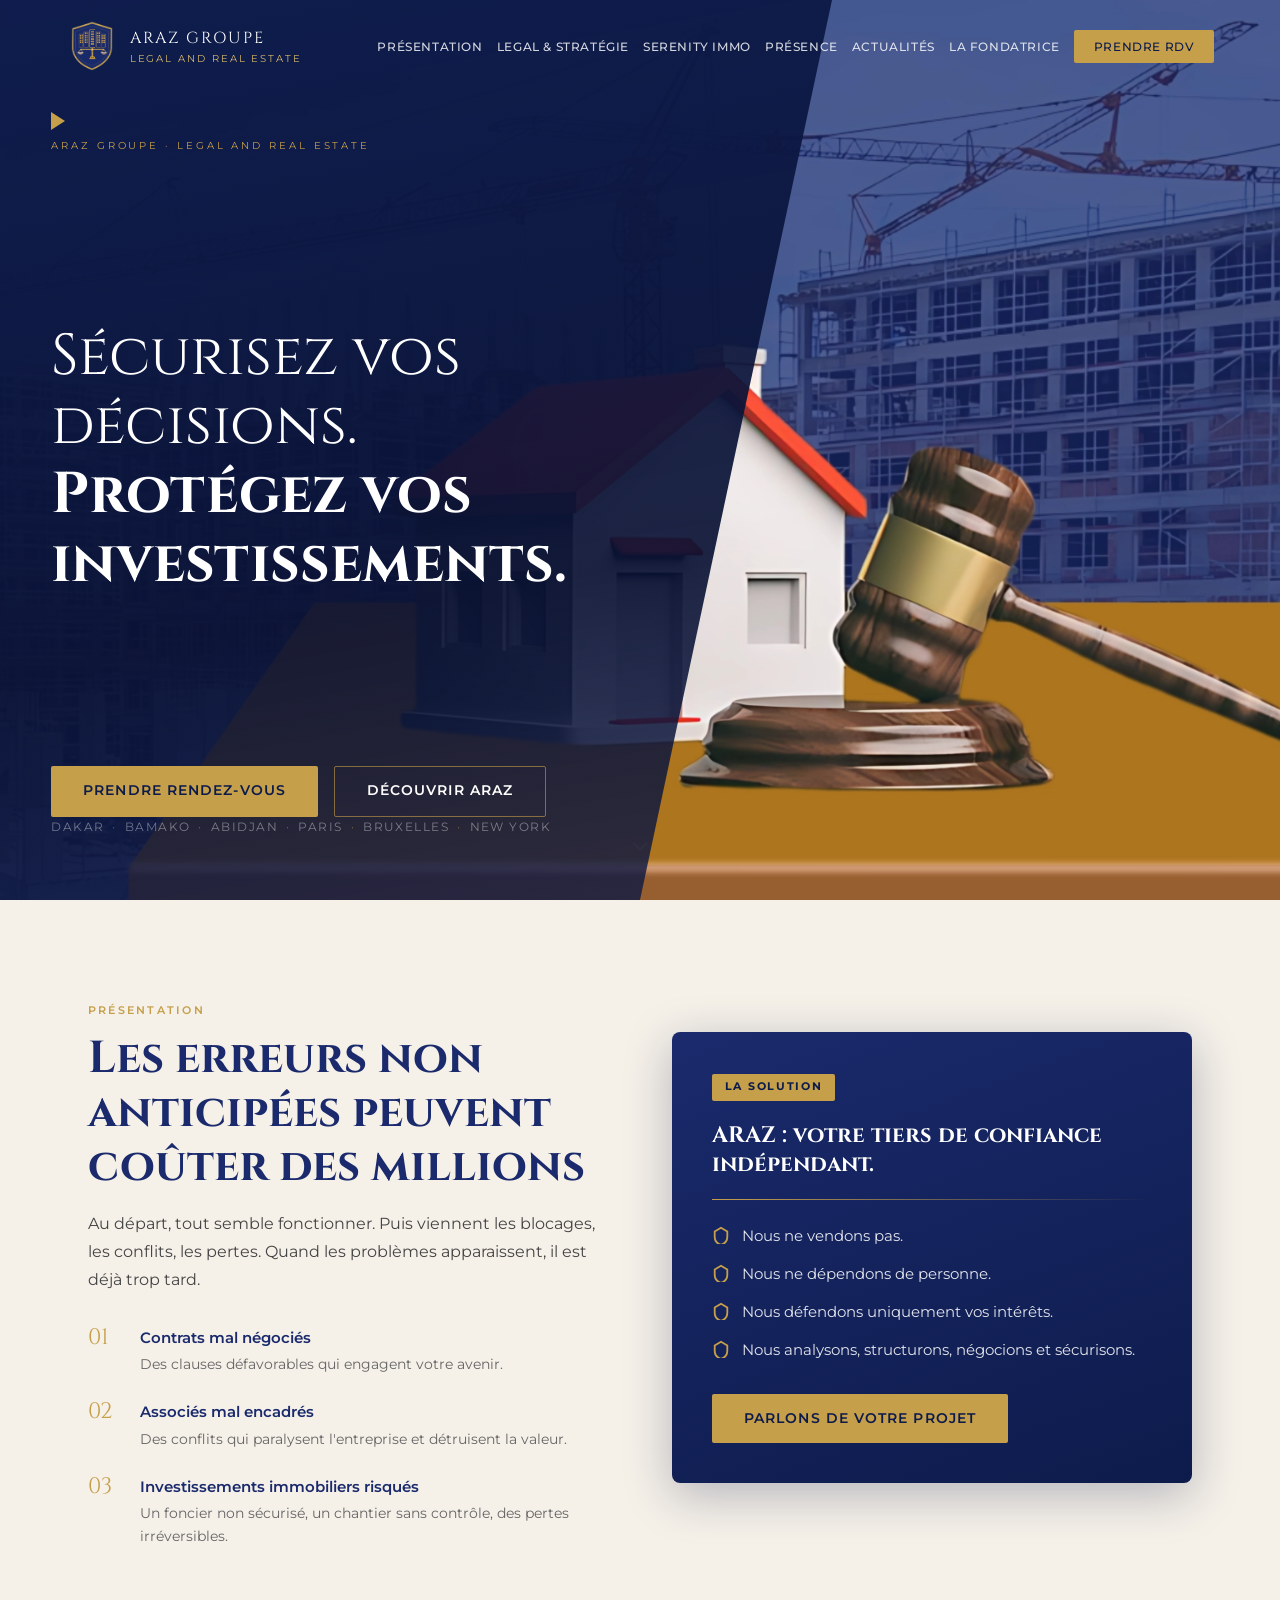
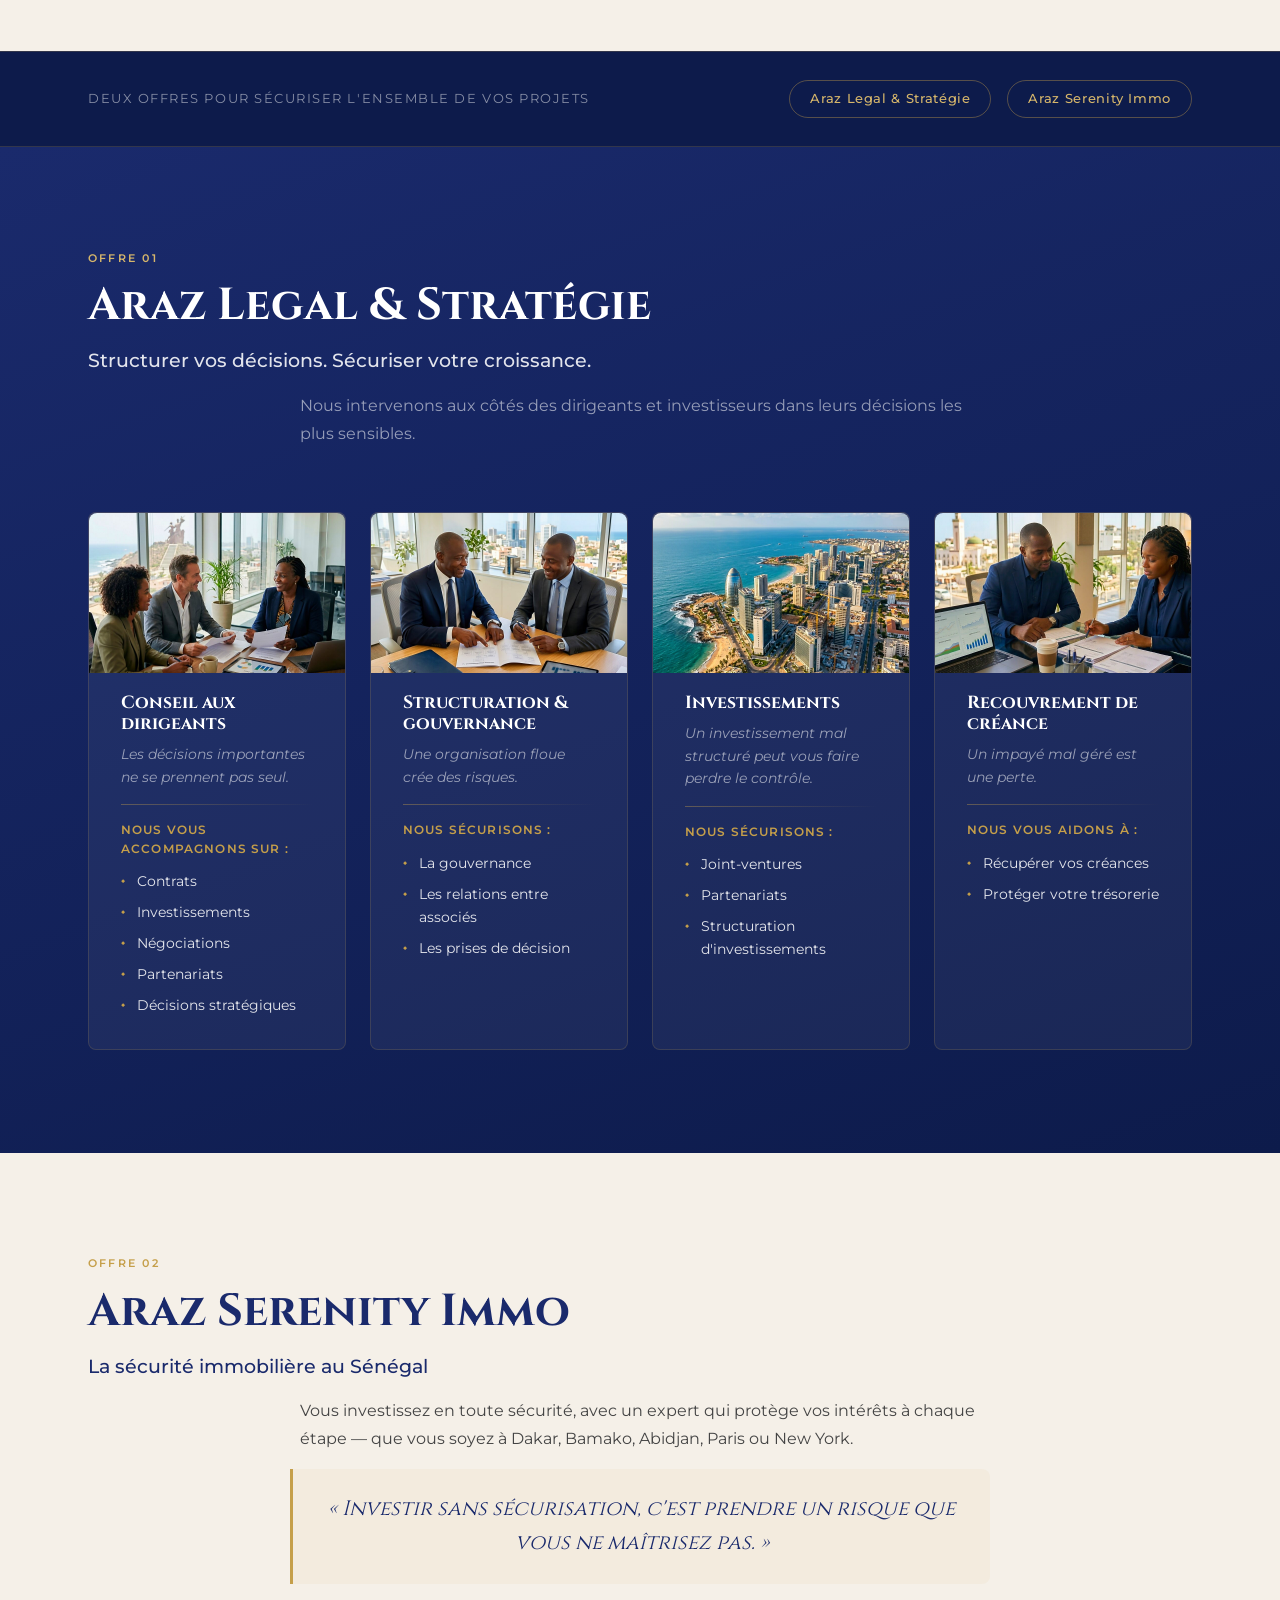
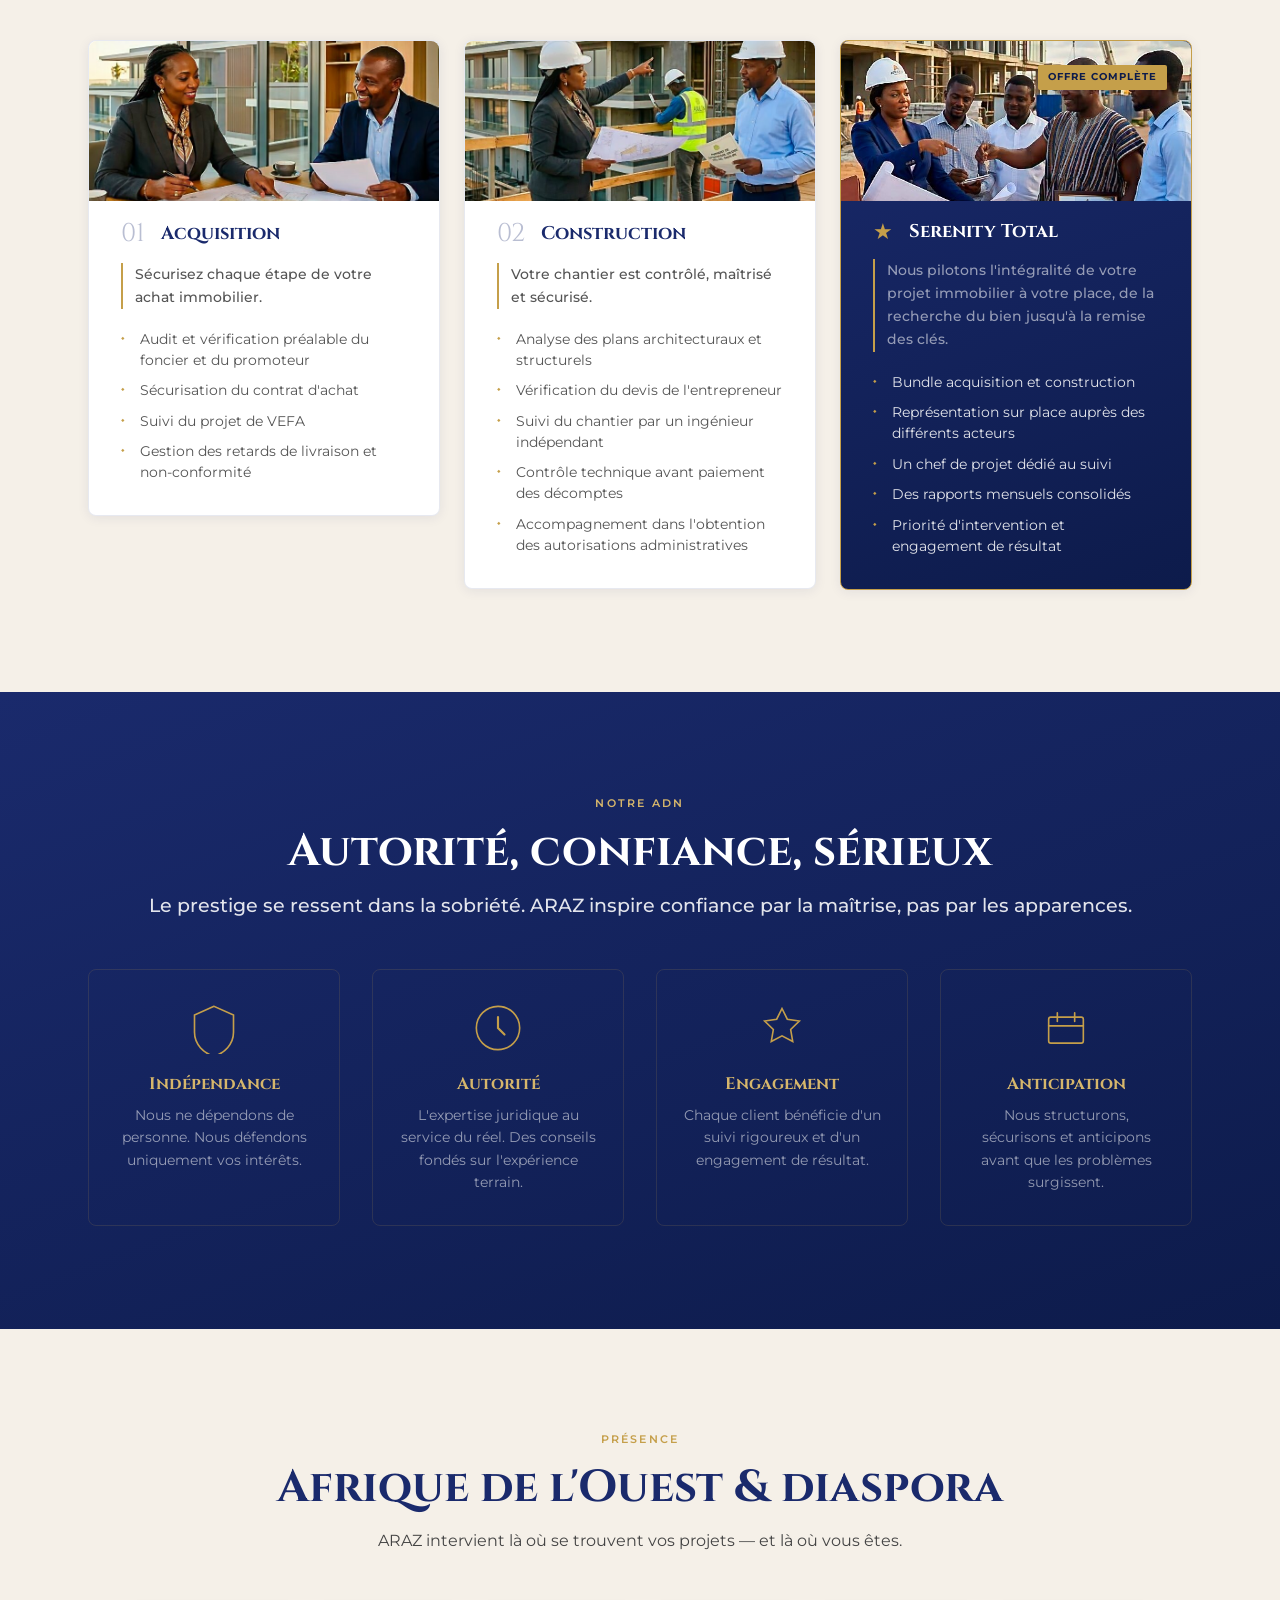
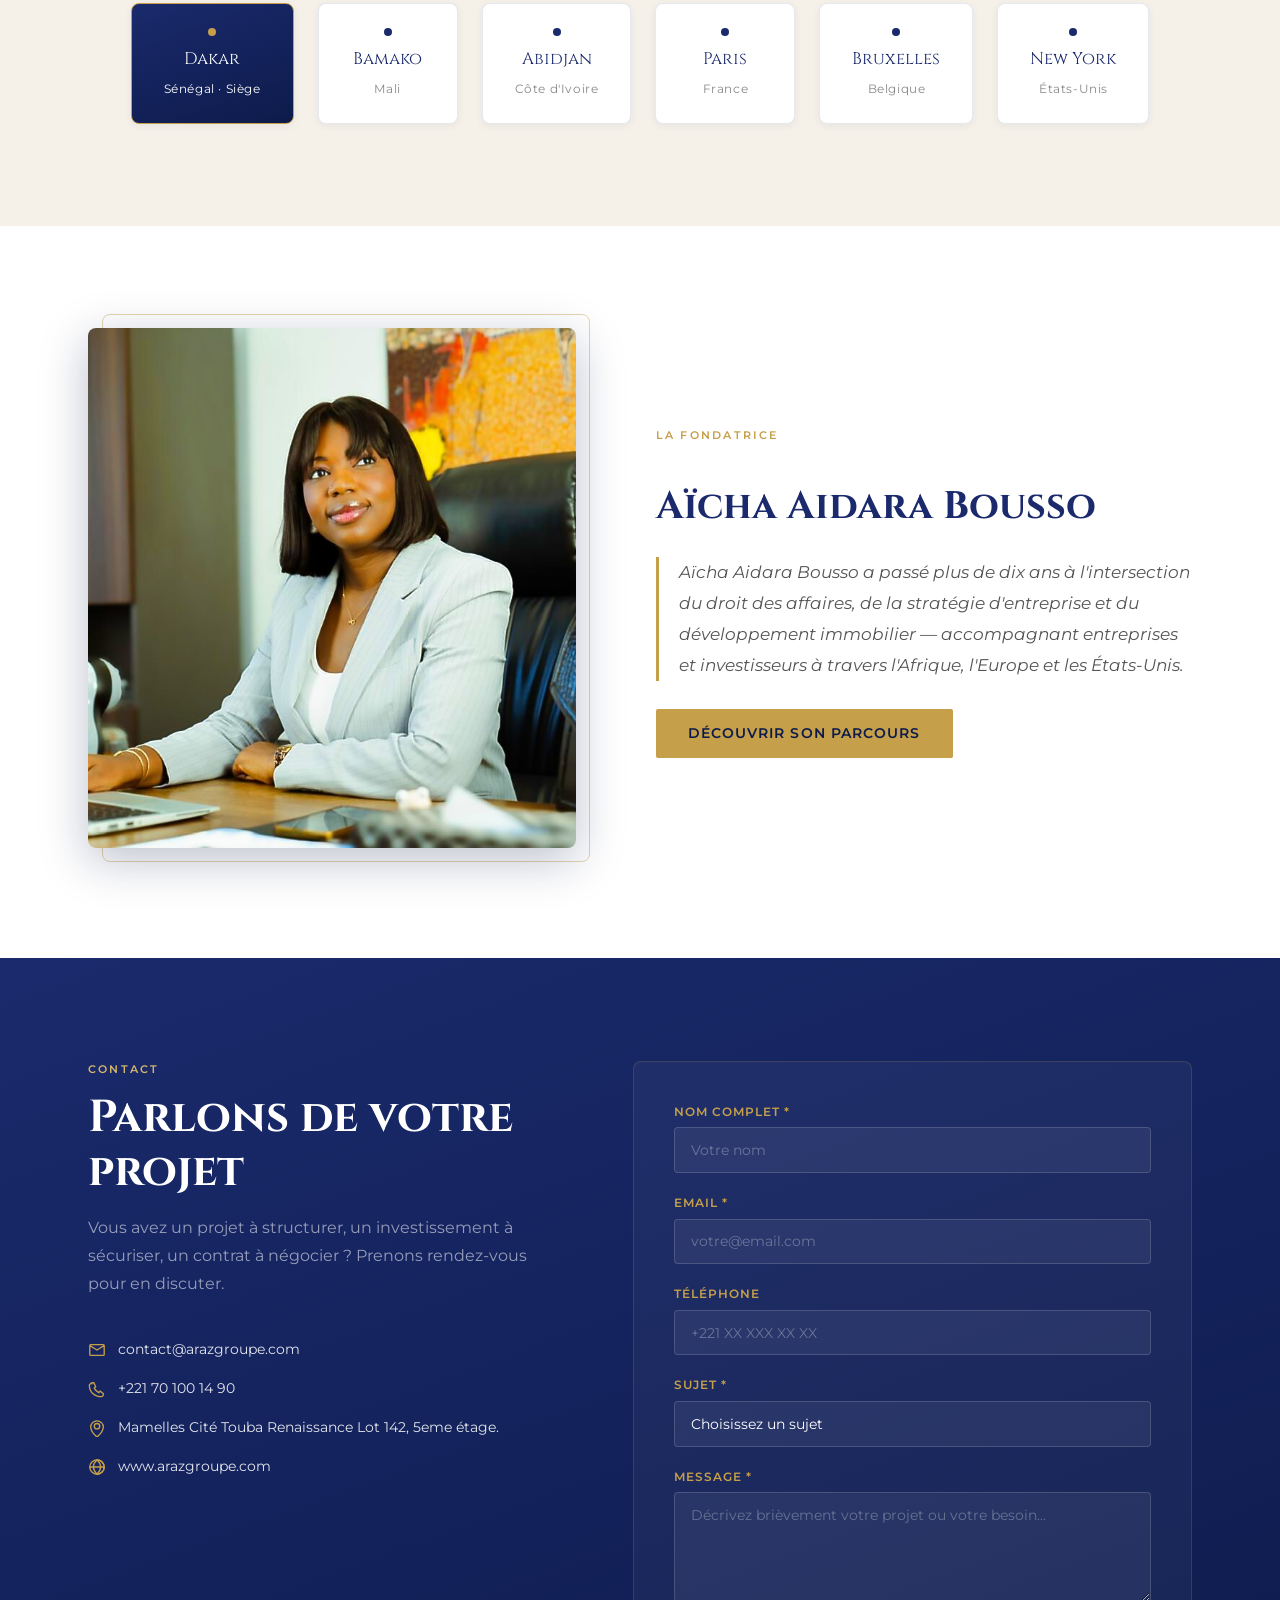
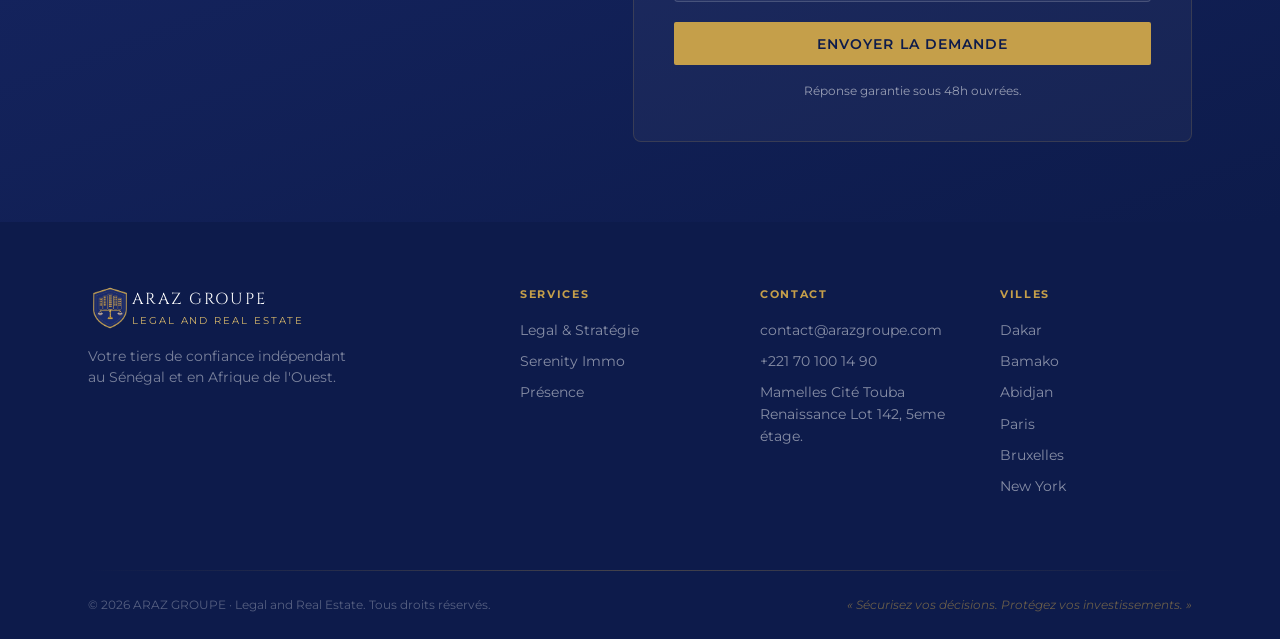
<file: index.html>
<!doctype html>
<html lang="fr">
  <head>
    <!-- Google tag (gtag.js) -->
    <script async src="https://www.googletagmanager.com/gtag/js?id=G-JFPSJ1Q02E"></script>
    <script>
      window.dataLayer = window.dataLayer || [];
      function gtag(){dataLayer.push(arguments);}
      gtag('js', new Date());
      gtag('config', 'G-JFPSJ1Q02E');
    </script>
    <meta charset="UTF-8" />
    <meta name="viewport" content="width=device-width, initial-scale=1.0" />
    <title>ARAZ GROUPE — Legal and Real Estate</title>
    <meta
      name="description"
      content="ARAZ GROUPE accompagne dirigeants, investisseurs et particuliers dans la structuration et la sécurisation de leurs projets au Sénégal et en Afrique de l'Ouest."
    />
    <link rel="preconnect" href="https://fonts.googleapis.com" />
    <link rel="preconnect" href="https://fonts.gstatic.com" crossorigin />
    <link
      href="https://fonts.googleapis.com/css2?family=Cinzel:wght@400;600;700&family=Montserrat:wght@300;400;500;600;700&display=swap"
      rel="stylesheet"
    />
    <link rel="stylesheet" href="style.css?v=2" />
  </head>
  <body>
    <!-- ═══════════════════════════════════════
       NAVIGATION
  ═══════════════════════════════════════ -->
    <header id="header">
      <nav class="nav-container">
        <a href="#hero" class="nav-logo">
          <div class="nav-logo-fallback" style="display: flex">
            <img
              src="assets/LOGO.webp"
              alt="ARAZ GROUPE"
              class="nav-logo-img"
            />
            <div class="nav-logo-text">
              <span class="nav-logo-name">ARAZ GROUPE</span>
              <span class="nav-logo-sub">LEGAL AND REAL ESTATE</span>
            </div>
          </div>
        </a>
        <button class="nav-toggle" id="navToggle" aria-label="Menu">
          <span></span><span></span><span></span>
        </button>
        <ul class="nav-links" id="navLinks">
          <li><a href="#presentation">Présentation</a></li>
          <li><a href="#legal">Legal &amp; Stratégie</a></li>
          <li><a href="#serenity">Serenity Immo</a></li>
          <li><a href="#presence">Présence</a></li>
          <li><a href="blog.html">Actualités</a></li>
          <li><a href="fondatrice.html">La Fondatrice</a></li>
          <li><a href="#contact" class="nav-cta">Prendre RDV</a></li>
        </ul>
      </nav>
    </header>

    <main>
      <!-- ═══════════════════════════════════════
         HERO
    ═══════════════════════════════════════ -->
      <section id="hero" class="hero">
        <!-- Photo de fond — placer votre image dans assets/hero-bg.jpg -->
        <div class="hero-bg" aria-hidden="true"></div>
        <!-- Overlay polygon sombre côté gauche -->
        <div class="hero-polygon" aria-hidden="true"></div>

        <div class="hero-content">
          <div class="hero-arrow-mark" aria-hidden="true">
            <svg
              viewBox="0 0 14 18"
              fill="none"
              xmlns="http://www.w3.org/2000/svg"
            >
              <polygon points="0,0 14,9 0,18" fill="#C59F4A" />
            </svg>
          </div>
          <p class="hero-eyebrow">ARAZ GROUPE · LEGAL AND REAL ESTATE</p>
          <h1 class="hero-title">
            Sécurisez vos<br />
            décisions.<br />
            <strong>Protégez vos<br />investissements.</strong>
          </h1>
          <div class="hero-actions">
            <a href="#contact" class="btn btn-primary">Prendre rendez-vous</a>
            <a href="#presentation" class="btn btn-ghost">Découvrir ARAZ</a>
          </div>
          <div class="hero-cities" aria-label="Présence internationale">
            <span>Dakar</span><span class="sep">·</span> <span>Bamako</span
            ><span class="sep">·</span> <span>Abidjan</span
            ><span class="sep">·</span> <span>Paris</span
            ><span class="sep">·</span> <span>Bruxelles</span
            ><span class="sep">·</span>
            <span>New York</span>
          </div>
        </div>
        <a
          href="#presentation"
          class="hero-scroll"
          aria-label="Défiler vers le bas"
        >
          <svg
            viewBox="0 0 24 24"
            fill="none"
            stroke="#C59F4A"
            stroke-width="2"
          >
            <polyline points="6 9 12 15 18 9" />
          </svg>
        </a>
      </section>

      <!-- ═══════════════════════════════════════
         PRÉSENTATION — LE PROBLÈME
    ═══════════════════════════════════════ -->
      <section id="presentation" class="section section-light">
        <div class="container">
          <div class="section-label">Présentation</div>
          <div class="problem-grid">
            <div class="problem-text">
              <h2 class="section-title">
                Les erreurs non anticipées peuvent coûter des millions
              </h2>
              <p class="body-text">
                Au départ, tout semble fonctionner. Puis viennent les blocages,
                les conflits, les pertes. Quand les problèmes apparaissent, il
                est déjà trop tard.
              </p>
              <ul class="problem-list">
                <li>
                  <span class="problem-number">01</span>
                  <div>
                    <strong>Contrats mal négociés</strong>
                    <p>Des clauses défavorables qui engagent votre avenir.</p>
                  </div>
                </li>
                <li>
                  <span class="problem-number">02</span>
                  <div>
                    <strong>Associés mal encadrés</strong>
                    <p>
                      Des conflits qui paralysent l'entreprise et détruisent la
                      valeur.
                    </p>
                  </div>
                </li>
                <li>
                  <span class="problem-number">03</span>
                  <div>
                    <strong>Investissements immobiliers risqués</strong>
                    <p>
                      Un foncier non sécurisé, un chantier sans contrôle, des
                      pertes irréversibles.
                    </p>
                  </div>
                </li>
              </ul>
            </div>
            <div class="solution-card">
              <div class="solution-card-label">La solution</div>
              <h3 class="solution-title">
                ARAZ : votre tiers de confiance indépendant.
              </h3>
              <div class="solution-divider"></div>
              <ul class="solution-pillars">
                <li>
                  <svg
                    viewBox="0 0 20 20"
                    fill="none"
                    stroke="#C59F4A"
                    stroke-width="2"
                  >
                    <path
                      d="M10 2L3 6v6c0 4.4 3.1 7.8 7 9 3.9-1.2 7-4.6 7-9V6L10 2z"
                    />
                  </svg>
                  <span>Nous ne vendons pas.</span>
                </li>
                <li>
                  <svg
                    viewBox="0 0 20 20"
                    fill="none"
                    stroke="#C59F4A"
                    stroke-width="2"
                  >
                    <path
                      d="M10 2L3 6v6c0 4.4 3.1 7.8 7 9 3.9-1.2 7-4.6 7-9V6L10 2z"
                    />
                  </svg>
                  <span>Nous ne dépendons de personne.</span>
                </li>
                <li>
                  <svg
                    viewBox="0 0 20 20"
                    fill="none"
                    stroke="#C59F4A"
                    stroke-width="2"
                  >
                    <path
                      d="M10 2L3 6v6c0 4.4 3.1 7.8 7 9 3.9-1.2 7-4.6 7-9V6L10 2z"
                    />
                  </svg>
                  <span>Nous défendons uniquement vos intérêts.</span>
                </li>
                <li>
                  <svg
                    viewBox="0 0 20 20"
                    fill="none"
                    stroke="#C59F4A"
                    stroke-width="2"
                  >
                    <path
                      d="M10 2L3 6v6c0 4.4 3.1 7.8 7 9 3.9-1.2 7-4.6 7-9V6L10 2z"
                    />
                  </svg>
                  <span
                    >Nous analysons, structurons, négocions et sécurisons.</span
                  >
                </li>
              </ul>
              <a
                href="#contact"
                class="btn btn-primary"
                style="margin-top: 2rem"
                >Parlons de votre projet</a
              >
            </div>
          </div>
        </div>
      </section>

      <!-- ═══════════════════════════════════════
         OFFRES — BANDE DE SÉPARATION
    ═══════════════════════════════════════ -->
      <div class="offers-banner">
        <div class="container">
          <p class="offers-banner-text">
            Deux offres pour sécuriser l'ensemble de vos projets
          </p>
          <div class="offers-banner-pills">
            <a href="#legal" class="pill">Araz Legal &amp; Stratégie</a>
            <a href="#serenity" class="pill">Araz Serenity Immo</a>
          </div>
        </div>
      </div>

      <!-- ═══════════════════════════════════════
         ARAZ LEGAL & STRATÉGIE
    ═══════════════════════════════════════ -->
      <section id="legal" class="section section-dark">
        <div class="container">
          <div class="section-label section-label-gold">Offre 01</div>
          <h2 class="section-title section-title-light">
            Araz Legal &amp; Stratégie
          </h2>
          <p class="section-subtitle section-subtitle-light">
            Structurer vos décisions. Sécuriser votre croissance.
          </p>
          <p
            class="body-text body-text-muted"
            style="max-width: 680px; margin: 0 auto 4rem"
          >
            Nous intervenons aux côtés des dirigeants et investisseurs dans
            leurs décisions les plus sensibles.
          </p>
          <div class="services-grid">
            <div class="service-card service-card-dark">
              <div class="service-card-photo">
                <img src="assets/LEGAL1.jpg" alt="Conseil aux dirigeants" />
              </div>
              <h3 class="service-card-title">Conseil aux dirigeants</h3>
              <p class="service-card-lead">
                Les décisions importantes ne se prennent pas seul.
              </p>
              <div class="service-divider"></div>
              <p class="service-card-label">Nous vous accompagnons sur :</p>
              <ul class="service-list">
                <li>Contrats</li>
                <li>Investissements</li>
                <li>Négociations</li>
                <li>Partenariats</li>
                <li>Décisions stratégiques</li>
              </ul>
            </div>

            <div class="service-card service-card-dark">
              <div class="service-card-photo">
                <img
                  src="assets/LEGAL2.jpg"
                  alt="Structuration &amp; gouvernance"
                />
              </div>
              <h3 class="service-card-title">
                Structuration &amp; gouvernance
              </h3>
              <p class="service-card-lead">
                Une organisation floue crée des risques.
              </p>
              <div class="service-divider"></div>
              <p class="service-card-label">Nous sécurisons :</p>
              <ul class="service-list">
                <li>La gouvernance</li>
                <li>Les relations entre associés</li>
                <li>Les prises de décision</li>
              </ul>
            </div>

            <div class="service-card service-card-dark">
              <div class="service-card-photo">
                <img src="assets/LEGAL3.jpg" alt="Investissements" />
              </div>
              <h3 class="service-card-title">Investissements</h3>
              <p class="service-card-lead">
                Un investissement mal structuré peut vous faire perdre le
                contrôle.
              </p>
              <div class="service-divider"></div>
              <p class="service-card-label">Nous sécurisons :</p>
              <ul class="service-list">
                <li>Joint-ventures</li>
                <li>Partenariats</li>
                <li>Structuration d'investissements</li>
              </ul>
            </div>

            <div class="service-card service-card-dark">
              <div class="service-card-photo">
                <img src="assets/LEGAL4.jpg" alt="Recouvrement de créance" />
              </div>
              <h3 class="service-card-title">Recouvrement de créance</h3>
              <p class="service-card-lead">Un impayé mal géré est une perte.</p>
              <div class="service-divider"></div>
              <p class="service-card-label">Nous vous aidons à :</p>
              <ul class="service-list">
                <li>Récupérer vos créances</li>
                <li>Protéger votre trésorerie</li>
              </ul>
            </div>
          </div>
        </div>
      </section>

      <!-- ═══════════════════════════════════════
         ARAZ SERENITY IMMO
    ═══════════════════════════════════════ -->
      <section id="serenity" class="section section-light">
        <div class="container">
          <div class="section-label">Offre 02</div>
          <h2 class="section-title">Araz Serenity Immo</h2>
          <p class="section-subtitle">La sécurité immobilière au Sénégal</p>
          <p class="body-text" style="max-width: 680px; margin: 0 auto 1rem">
            Vous investissez en toute sécurité, avec un expert qui protège vos
            intérêts à chaque étape — que vous soyez à Dakar, Bamako, Abidjan,
            Paris ou New York.
          </p>
          <blockquote class="serenity-quote">
            « Investir sans sécurisation, c'est prendre un risque que vous ne
            maîtrisez pas. »
          </blockquote>

          <div class="serenity-grid">
            <div class="serenity-card">
              <div class="serenity-card-photo">
                <img src="assets/Araz Serenity 1.jpg" alt="Acquisition" />
              </div>
              <div class="serenity-card-header">
                <div class="serenity-card-num">01</div>
                <h3 class="serenity-card-title">Acquisition</h3>
              </div>
              <p class="serenity-card-lead">
                Sécurisez chaque étape de votre achat immobilier.
              </p>
              <ul class="serenity-list">
                <li>
                  Audit et vérification préalable du foncier et du promoteur
                </li>
                <li>Sécurisation du contrat d'achat</li>
                <li>Suivi du projet de VEFA</li>
                <li>Gestion des retards de livraison et non-conformité</li>
              </ul>
            </div>

            <div class="serenity-card">
              <div class="serenity-card-photo">
                <img src="assets/Araz Serenity 2.jpg" alt="Construction" />
              </div>
              <div class="serenity-card-header">
                <div class="serenity-card-num">02</div>
                <h3 class="serenity-card-title">Construction</h3>
              </div>
              <p class="serenity-card-lead">
                Votre chantier est contrôlé, maîtrisé et sécurisé.
              </p>
              <ul class="serenity-list">
                <li>Analyse des plans architecturaux et structurels</li>
                <li>Vérification du devis de l'entrepreneur</li>
                <li>Suivi du chantier par un ingénieur indépendant</li>
                <li>Contrôle technique avant paiement des décomptes</li>
                <li>
                  Accompagnement dans l'obtention des autorisations
                  administratives
                </li>
              </ul>
            </div>

            <div class="serenity-card serenity-card-premium">
              <div class="serenity-card-photo">
                <img src="assets/Araz Serenity 3.jpg" alt="Serenity Total" />
              </div>
              <div class="serenity-card-header">
                <div class="serenity-card-num serenity-card-num-gold">★</div>
                <h3 class="serenity-card-title">Serenity Total</h3>
              </div>
              <p class="serenity-card-lead">
                Nous pilotons l'intégralité de votre projet immobilier à votre
                place, de la recherche du bien jusqu'à la remise des clés.
              </p>
              <ul class="serenity-list">
                <li>Bundle acquisition et construction</li>
                <li>Représentation sur place auprès des différents acteurs</li>
                <li>Un chef de projet dédié au suivi</li>
                <li>Des rapports mensuels consolidés</li>
                <li>Priorité d'intervention et engagement de résultat</li>
              </ul>
              <div class="serenity-premium-tag">Offre complète</div>
            </div>
          </div>
        </div>
      </section>

      <!-- ═══════════════════════════════════════
         VALEURS
    ═══════════════════════════════════════ -->
      <section class="section section-dark values-section">
        <div class="container">
          <div class="section-label section-label-gold">Notre ADN</div>
          <h2 class="section-title section-title-light">
            Autorité, confiance, sérieux
          </h2>
          <p class="section-subtitle section-subtitle-light">
            Le prestige se ressent dans la sobriété. ARAZ inspire confiance par
            la maîtrise, pas par les apparences.
          </p>
          <div class="values-grid">
            <div class="value-item">
              <div class="value-icon">
                <svg
                  viewBox="0 0 48 48"
                  fill="none"
                  xmlns="http://www.w3.org/2000/svg"
                >
                  <path
                    d="M24 4L6 12v16c0 11 8.5 19.5 18 22 9.5-2.5 18-11 18-22V12L24 4z"
                    stroke="#C59F4A"
                    stroke-width="1.5"
                    fill="none"
                  />
                </svg>
              </div>
              <h3 class="value-title">Indépendance</h3>
              <p class="value-text">
                Nous ne dépendons de personne. Nous défendons uniquement vos
                intérêts.
              </p>
            </div>
            <div class="value-item">
              <div class="value-icon">
                <svg
                  viewBox="0 0 48 48"
                  fill="none"
                  xmlns="http://www.w3.org/2000/svg"
                >
                  <circle
                    cx="24"
                    cy="24"
                    r="20"
                    stroke="#C59F4A"
                    stroke-width="1.5"
                  />
                  <path
                    d="M24 14v10l6 6"
                    stroke="#C59F4A"
                    stroke-width="2"
                    stroke-linecap="round"
                  />
                </svg>
              </div>
              <h3 class="value-title">Autorité</h3>
              <p class="value-text">
                L'expertise juridique au service du réel. Des conseils fondés
                sur l'expérience terrain.
              </p>
            </div>
            <div class="value-item">
              <div class="value-icon">
                <svg
                  viewBox="0 0 48 48"
                  fill="none"
                  xmlns="http://www.w3.org/2000/svg"
                >
                  <path
                    d="M24 6l4.9 9.9L40 17.6l-8 7.8 1.9 11-9.9-5.2-9.9 5.2 1.9-11-8-7.8 11.1-1.7L24 6z"
                    stroke="#C59F4A"
                    stroke-width="1.5"
                    fill="none"
                  />
                </svg>
              </div>
              <h3 class="value-title">Engagement</h3>
              <p class="value-text">
                Chaque client bénéficie d'un suivi rigoureux et d'un engagement
                de résultat.
              </p>
            </div>
            <div class="value-item">
              <div class="value-icon">
                <svg
                  viewBox="0 0 48 48"
                  fill="none"
                  xmlns="http://www.w3.org/2000/svg"
                >
                  <rect
                    x="8"
                    y="14"
                    width="32"
                    height="24"
                    rx="2"
                    stroke="#C59F4A"
                    stroke-width="1.5"
                  />
                  <path
                    d="M16 10v8M32 10v8M8 22h32"
                    stroke="#C59F4A"
                    stroke-width="1.5"
                    stroke-linecap="round"
                  />
                </svg>
              </div>
              <h3 class="value-title">Anticipation</h3>
              <p class="value-text">
                Nous structurons, sécurisons et anticipons avant que les
                problèmes surgissent.
              </p>
            </div>
          </div>
        </div>
      </section>

      <!-- ═══════════════════════════════════════
         PRÉSENCE GÉOGRAPHIQUE
    ═══════════════════════════════════════ -->
      <section id="presence" class="section section-light presence-section">
        <div class="container">
          <div class="section-label">Présence</div>
          <h2 class="section-title">Afrique de l'Ouest &amp; diaspora</h2>
          <p class="body-text" style="max-width: 580px; margin: 0 auto 3rem">
            ARAZ intervient là où se trouvent vos projets — et là où vous êtes.
          </p>
          <div class="cities-grid">
            <div class="city-item city-primary">
              <div class="city-dot"></div>
              <span class="city-name">Dakar</span>
              <span class="city-country">Sénégal · Siège</span>
            </div>
            <div class="city-item">
              <div class="city-dot"></div>
              <span class="city-name">Bamako</span>
              <span class="city-country">Mali</span>
            </div>
            <div class="city-item">
              <div class="city-dot"></div>
              <span class="city-name">Abidjan</span>
              <span class="city-country">Côte d'Ivoire</span>
            </div>
            <div class="city-item">
              <div class="city-dot"></div>
              <span class="city-name">Paris</span>
              <span class="city-country">France</span>
            </div>
            <div class="city-item">
              <div class="city-dot"></div>
              <span class="city-name">Bruxelles</span>
              <span class="city-country">Belgique</span>
            </div>
            <div class="city-item">
              <div class="city-dot"></div>
              <span class="city-name">New York</span>
              <span class="city-country">États-Unis</span>
            </div>
          </div>
        </div>
      </section>

      <!-- ═══════════════════════════════════════
         LA FONDATRICE
    ═══════════════════════════════════════ -->
      <section id="fondatrice" class="section fondatrice-section">
        <div class="container">
          <div class="fondatrice-grid">
            <div class="fondatrice-photo-wrapper">
              <div class="fondatrice-photo-frame">
                <img
                  src="assets/fondatrice.jpg"
                  alt="Aïcha Aidara Bousso, Fondatrice d'ARAZ Groupe"
                  class="fondatrice-photo"
                />
              </div>
            </div>
            <div class="fondatrice-text">
              <div class="section-label">La Fondatrice</div>
              <h2 class="fondatrice-name">Aïcha Aidara Bousso</h2>
              <p class="fondatrice-excerpt">
                Aïcha Aidara Bousso a passé plus de dix ans à l'intersection du
                droit des affaires, de la stratégie d'entreprise et du
                développement immobilier — accompagnant entreprises et
                investisseurs à travers l'Afrique, l'Europe et les États-Unis.
              </p>
              <div>
                <a href="fondatrice.html" class="btn btn-primary"
                  >Découvrir son parcours</a
                >
              </div>
            </div>
          </div>
        </div>
      </section>

      <!-- ═══════════════════════════════════════
         CONTACT / CTA
    ═══════════════════════════════════════ -->
      <section id="contact" class="section section-dark contact-section">
        <div class="container">
          <div class="contact-grid">
            <div class="contact-left">
              <div class="section-label section-label-gold">Contact</div>
              <h2 class="section-title section-title-light">
                Parlons de votre projet
              </h2>
              <p
                class="body-text body-text-muted"
                style="margin-bottom: 2.5rem"
              >
                Vous avez un projet à structurer, un investissement à sécuriser,
                un contrat à négocier ? Prenons rendez-vous pour en discuter.
              </p>
              <div class="contact-info">
                <div class="contact-info-item">
                  <svg
                    viewBox="0 0 20 20"
                    fill="none"
                    stroke="#C59F4A"
                    stroke-width="1.5"
                    xmlns="http://www.w3.org/2000/svg"
                  >
                    <path
                      d="M2 5l8 5 8-5M2 5v10a1 1 0 001 1h14a1 1 0 001-1V5a1 1 0 00-1-1H3a1 1 0 00-1 1z"
                    />
                  </svg>
                  <a href="mailto:contact@arazgroupe.com"
                    >contact@arazgroupe.com</a
                  >
                </div>
                <div class="contact-info-item">
                  <svg
                    viewBox="0 0 20 20"
                    fill="none"
                    stroke="#C59F4A"
                    stroke-width="1.5"
                    xmlns="http://www.w3.org/2000/svg"
                  >
                    <path
                      d="M3 5a2 2 0 012-2h1.5l2 4.5-1.5 1.5a11 11 0 005 5l1.5-1.5L17 15v1.5a2 2 0 01-2 2C7 18.5 1.5 13 1.5 6A2 2 0 013.5 4H5"
                    />
                  </svg>
                  <a href="tel:+221701001490">+221 70 100 14 90</a>
                </div>
                <div class="contact-info-item">
                  <svg
                    viewBox="0 0 20 20"
                    fill="none"
                    stroke="#C59F4A"
                    stroke-width="1.5"
                    xmlns="http://www.w3.org/2000/svg"
                  >
                    <path d="M10 11a3 3 0 100-6 3 3 0 000 6z" />
                    <path
                      d="M10 2C6.13 2 3 5.13 3 9c0 5.25 7 11 7 11s7-5.75 7-11c0-3.87-3.13-7-7-7z"
                    />
                  </svg>
                  <span
                    >Mamelles Cité Touba Renaissance Lot 142, 5eme étage.</span
                  >
                </div>
                <div class="contact-info-item">
                  <svg
                    viewBox="0 0 20 20"
                    fill="none"
                    stroke="#C59F4A"
                    stroke-width="1.5"
                    xmlns="http://www.w3.org/2000/svg"
                  >
                    <circle cx="10" cy="10" r="8" />
                    <path
                      d="M10 2a8 8 0 010 16M2 10h16M10 2c-2.5 2.5-4 6.5-4 8s1.5 5.5 4 8M10 2c2.5 2.5 4 6.5 4 8s-1.5 5.5-4 8"
                      stroke-linecap="round"
                    />
                  </svg>
                  <a
                    href="https://www.arazgroupe.com"
                    target="_blank"
                    rel="noopener"
                    >www.arazgroupe.com</a
                  >
                </div>
              </div>
            </div>

            <div class="contact-right">
              <form class="contact-form" id="contactForm" novalidate>
                <div class="form-group">
                  <label for="name">Nom complet *</label>
                  <input
                    type="text"
                    id="name"
                    name="name"
                    placeholder="Votre nom"
                    required
                  />
                </div>
                <div class="form-group">
                  <label for="email">Email *</label>
                  <input
                    type="email"
                    id="email"
                    name="email"
                    placeholder="votre@email.com"
                    required
                  />
                </div>
                <div class="form-group">
                  <label for="phone">Téléphone</label>
                  <input
                    type="tel"
                    id="phone"
                    name="phone"
                    placeholder="+221 XX XXX XX XX"
                  />
                </div>
                <div class="form-group">
                  <label for="subject">Sujet *</label>
                  <select id="subject" name="subject" required>
                    <option value="" disabled selected>
                      Choisissez un sujet
                    </option>
                    <option value="legal">
                      Conseil juridique &amp; stratégie
                    </option>
                    <option value="investissement">
                      Investissement immobilier
                    </option>
                    <option value="acquisition">
                      Araz Serenity — Acquisition
                    </option>
                    <option value="construction">
                      Araz Serenity — Construction
                    </option>
                    <option value="recouvrement">
                      Recouvrement de créance
                    </option>
                    <option value="autre">Autre</option>
                  </select>
                </div>
                <div class="form-group">
                  <label for="message">Message *</label>
                  <textarea
                    id="message"
                    name="message"
                    rows="4"
                    placeholder="Décrivez brièvement votre projet ou votre besoin..."
                    required
                  ></textarea>
                </div>
                <button type="submit" class="btn btn-primary btn-full">
                  Envoyer la demande
                </button>
                <p class="form-notice">Réponse garantie sous 48h ouvrées.</p>
              </form>
            </div>
          </div>
        </div>
      </section>
    </main>

    <!-- ═══════════════════════════════════════
       FOOTER
  ═══════════════════════════════════════ -->
    <footer class="footer">
      <div class="container">
        <div class="footer-grid">
          <div class="footer-brand">
            <div class="footer-logo">
              <img
                src="assets/LOGO.webp"
                alt="ARAZ GROUPE"
                class="footer-shield"
              />
              <div>
                <span class="footer-name">ARAZ GROUPE</span>
                <span class="footer-tagline">LEGAL AND REAL ESTATE</span>
              </div>
            </div>
            <p class="footer-desc">
              Votre tiers de confiance indépendant au Sénégal et en Afrique de
              l'Ouest.
            </p>
          </div>
          <div class="footer-links">
            <h4>Services</h4>
            <ul>
              <li><a href="#legal">Legal &amp; Stratégie</a></li>
              <li><a href="#serenity">Serenity Immo</a></li>
              <li><a href="#presence">Présence</a></li>
            </ul>
          </div>
          <div class="footer-links">
            <h4>Contact</h4>
            <ul>
              <li>
                <a href="mailto:contact@arazgroupe.com"
                  >contact@arazgroupe.com</a
                >
              </li>
              <li><a href="tel:+221701001490">+221 70 100 14 90</a></li>
              <li>Mamelles Cité Touba Renaissance Lot 142, 5eme étage.</li>
            </ul>
          </div>
          <div class="footer-links footer-villes">
            <h4>Villes</h4>
            <ul>
              <li>Dakar</li>
              <li>Bamako</li>
              <li>Abidjan</li>
              <li>Paris</li>
              <li>Bruxelles</li>
              <li>New York</li>
            </ul>
          </div>
        </div>
        <div class="footer-bottom">
          <div class="footer-divider"></div>
          <div class="footer-bottom-inner">
            <p>
              &copy; 2026 ARAZ GROUPE · Legal and Real Estate. Tous droits
              réservés.
            </p>
            <p class="footer-motto">
              « Sécurisez vos décisions. Protégez vos investissements. »
            </p>
          </div>
        </div>
      </div>
    </footer>

    <a
      id="whatsappBtn"
      href="https://wa.me/221701001490"
      target="_blank"
      rel="noopener"
      aria-label="Contacter via WhatsApp"
    >
      <svg
        width="26"
        height="26"
        viewBox="0 0 32 32"
        xmlns="http://www.w3.org/2000/svg"
      >
        <path
          fill="#ffffff"
          d="M16 2C8.268 2 2 8.268 2 16c0 2.49.643 4.826 1.766 6.854L2 30l7.333-1.75A13.94 13.94 0 0 0 16 30c7.732 0 14-6.268 14-14S23.732 2 16 2zm0 25.5a11.46 11.46 0 0 1-5.844-1.598l-.418-.249-4.35 1.038.916-4.244-.272-.434A11.456 11.456 0 0 1 4.5 16C4.5 9.596 9.596 4.5 16 4.5S27.5 9.596 27.5 16 22.404 27.5 16 27.5zm6.3-8.572c-.345-.172-2.04-1.005-2.356-1.12-.316-.115-.547-.172-.778.173-.23.344-.891 1.12-1.09 1.35-.2.23-.402.26-.748.086-.344-.173-1.455-.537-2.77-1.71-1.025-.914-1.717-2.044-1.918-2.388-.2-.344-.021-.53.15-.702.154-.153.345-.401.517-.602.172-.2.23-.344.345-.574.115-.23.057-.43-.028-.602-.086-.172-.778-1.875-1.065-2.566-.28-.672-.565-.58-.778-.59-.2-.01-.43-.012-.66-.012-.23 0-.603.086-.92.43-.315.345-1.206 1.178-1.206 2.873s1.235 3.333 1.407 3.562c.172.23 2.43 3.71 5.888 5.202.823.355 1.465.567 1.966.725.826.263 1.578.226 2.172.137.663-.099 2.04-.834 2.328-1.64.286-.806.286-1.498.2-1.64-.086-.143-.316-.23-.66-.402z"
        />
      </svg>
    </a>
    <button id="backToTop" aria-label="Retour en haut">&#8679;</button>

    <script src="main.js?v=2"></script>
  </body>
</html>
</file>
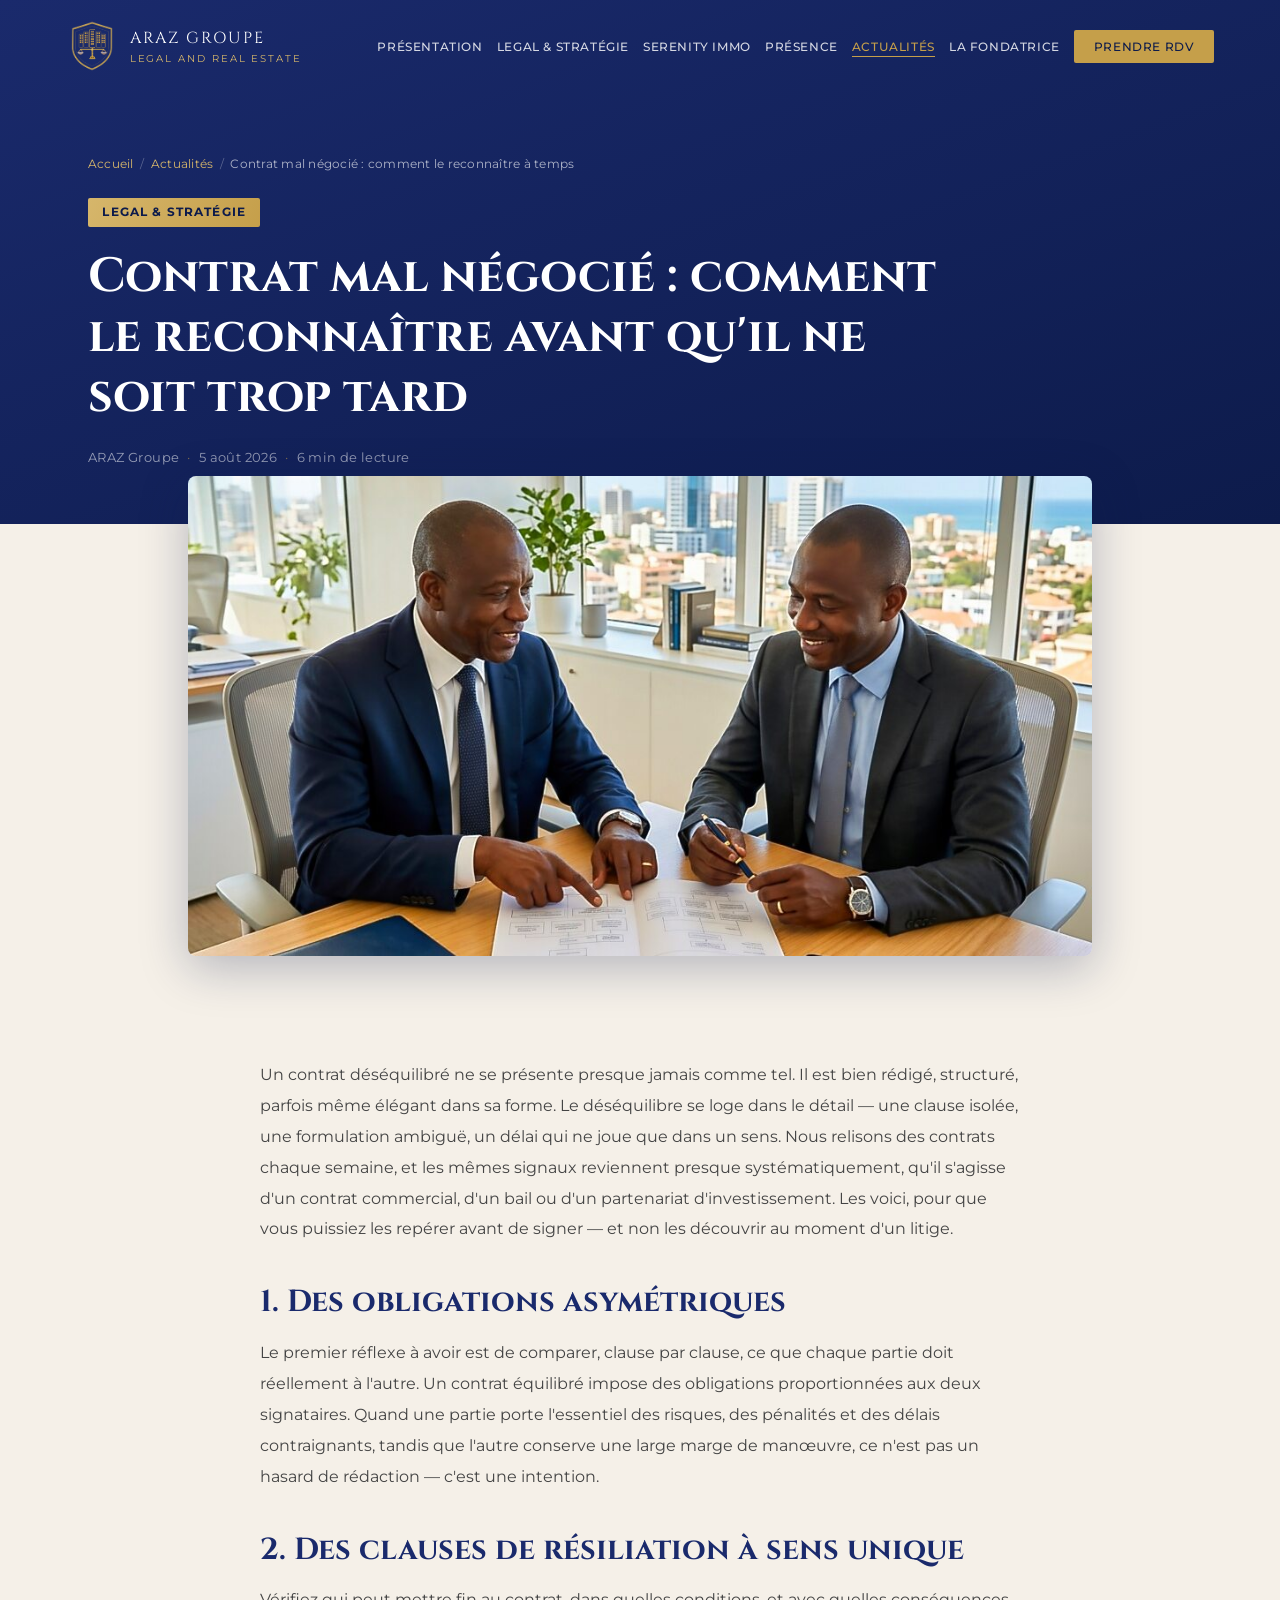
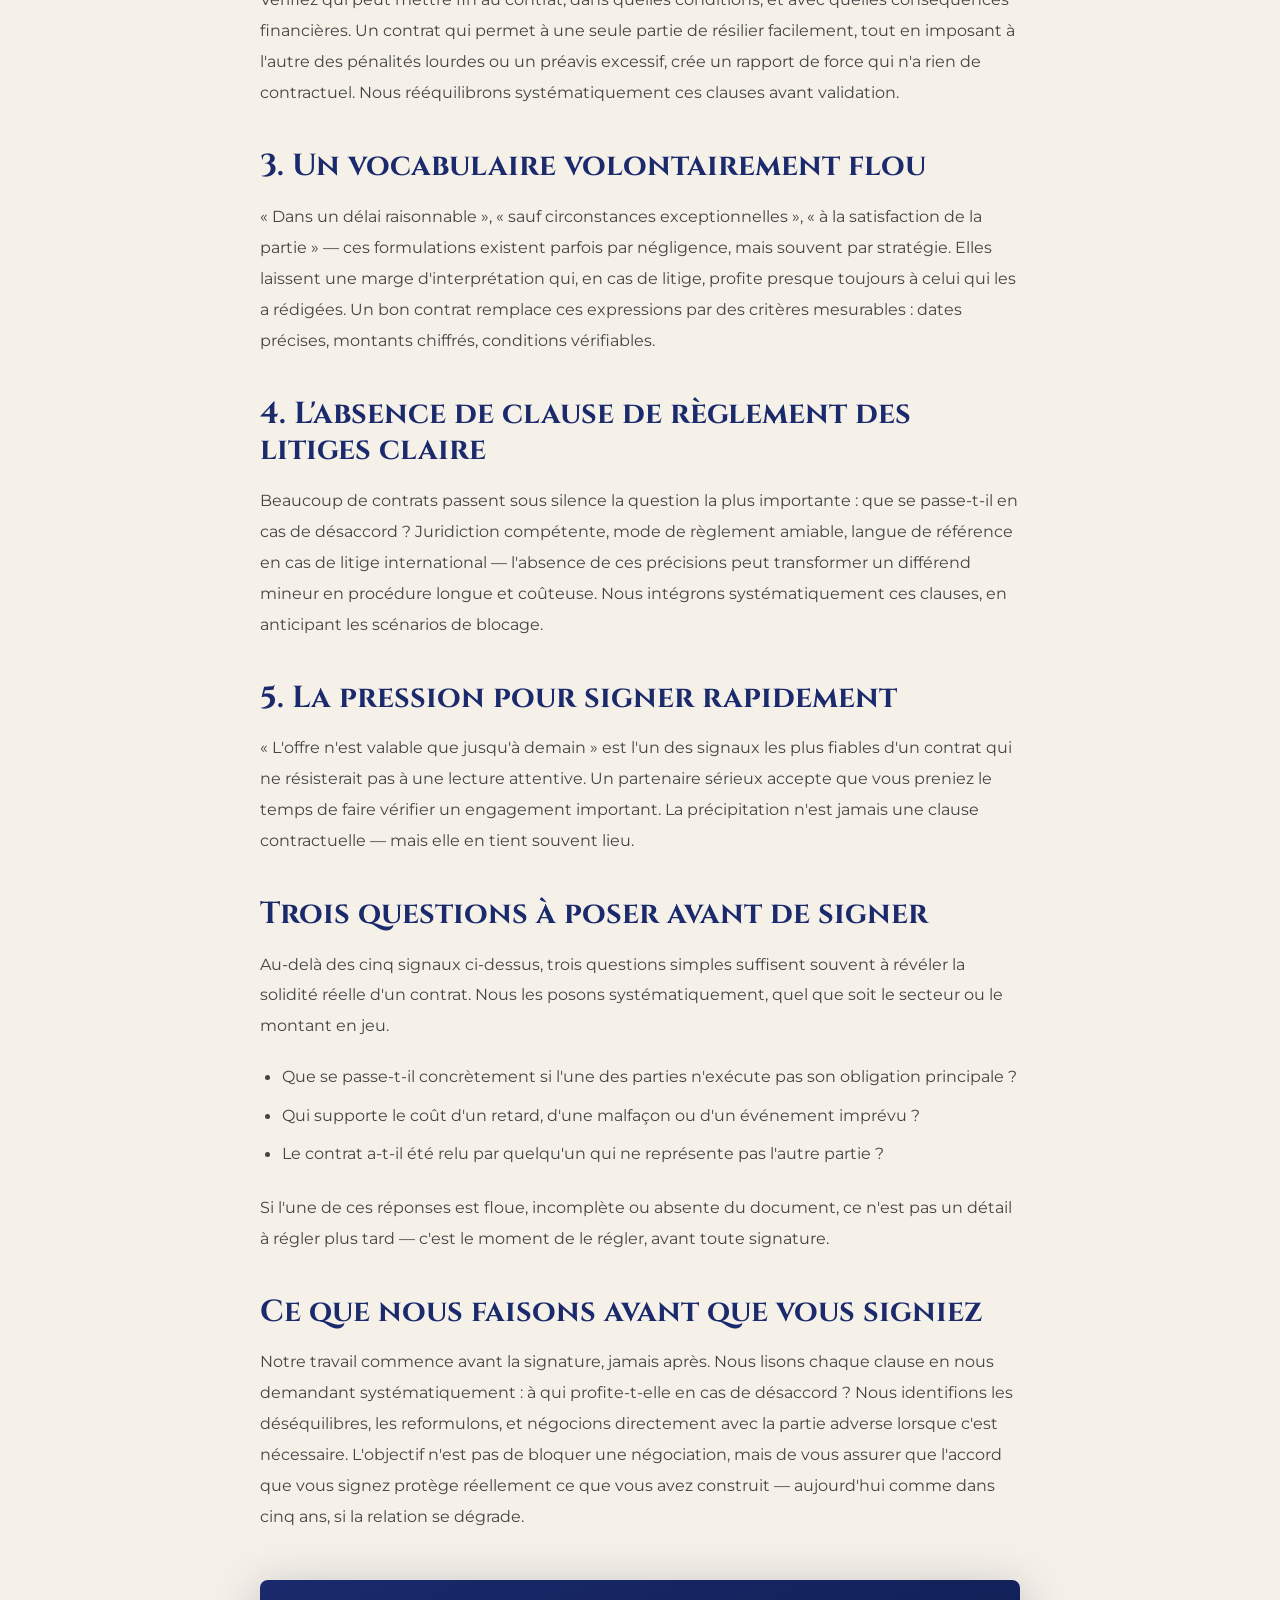
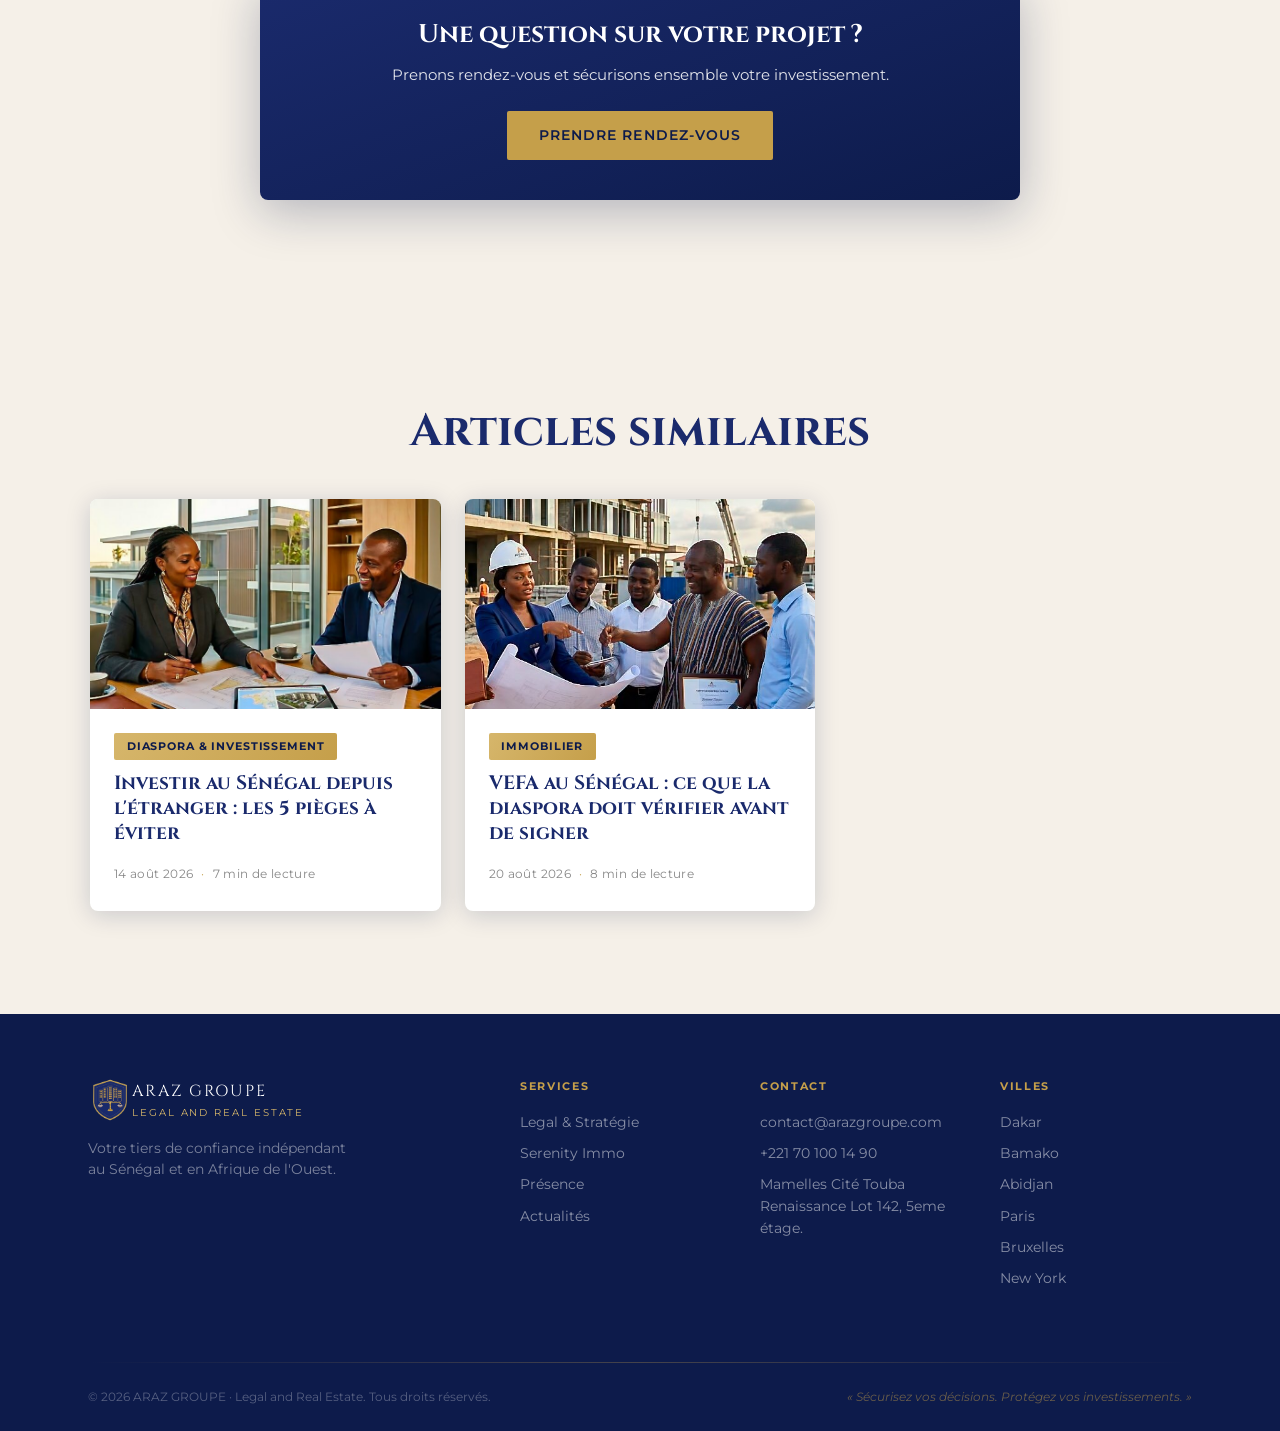
<file: blog-contrat-mal-negocie.html>
<!doctype html>
<html lang="fr">
  <head>
    <!-- Google tag (gtag.js) -->
    <script async src="https://www.googletagmanager.com/gtag/js?id=G-JFPSJ1Q02E"></script>
    <script>
      window.dataLayer = window.dataLayer || [];
      function gtag(){dataLayer.push(arguments);}
      gtag('js', new Date());
      gtag('config', 'G-JFPSJ1Q02E');
    </script>
    <meta charset="UTF-8" />
    <meta name="viewport" content="width=device-width, initial-scale=1.0" />
    <title>Contrat mal négocié : les signaux | ARAZ</title>
    <meta
      name="description"
      content="Obligations asymétriques, clauses floues, pression à la signature : les signaux d'un contrat déséquilibré et comment ARAZ Groupe vous protège."
    />
    <link rel="canonical" href="https://www.arazgroupe.com/blog-contrat-mal-negocie.html" />

    <meta property="og:type" content="article" />
    <meta property="og:title" content="Contrat mal négocié : comment le reconnaître à temps" />
    <meta
      property="og:description"
      content="Obligations asymétriques, clauses floues, pression à la signature : les signaux d'un contrat déséquilibré."
    />
    <meta property="og:image" content="https://www.arazgroupe.com/assets/LEGAL2.jpg" />
    <meta property="og:url" content="https://www.arazgroupe.com/blog-contrat-mal-negocie.html" />
    <meta property="og:locale" content="fr_FR" />

    <link rel="preconnect" href="https://fonts.googleapis.com" />
    <link rel="preconnect" href="https://fonts.gstatic.com" crossorigin />
    <link
      href="https://fonts.googleapis.com/css2?family=Cinzel:wght@400;600;700&family=Montserrat:wght@300;400;500;600;700&display=swap"
      rel="stylesheet"
    />
    <link rel="stylesheet" href="style.css?v=2" />

    <script type="application/ld+json">
      {
        "@context": "https://schema.org",
        "@type": "Article",
        "headline": "Contrat mal négocié : comment le reconnaître avant qu'il ne soit trop tard",
        "description": "Obligations asymétriques, clauses floues, pression à la signature : les signaux d'un contrat déséquilibré, et comment ARAZ Groupe protège vos intérêts.",
        "image": ["https://www.arazgroupe.com/assets/LEGAL2.jpg"],
        "datePublished": "2026-08-05",
        "dateModified": "2026-08-05",
        "author": {
          "@type": "Organization",
          "name": "ARAZ Groupe",
          "url": "https://www.arazgroupe.com/"
        },
        "publisher": {
          "@type": "Organization",
          "name": "ARAZ Groupe",
          "logo": {
            "@type": "ImageObject",
            "url": "https://www.arazgroupe.com/assets/LOGO.webp"
          }
        },
        "mainEntityOfPage": {
          "@type": "WebPage",
          "@id": "https://www.arazgroupe.com/blog-contrat-mal-negocie.html"
        }
      }
    </script>
  </head>
  <body>
    <!-- ═══════════════════════════════════════
       NAVIGATION
  ═══════════════════════════════════════ -->
    <header id="header" class="scrolled">
      <nav class="nav-container">
        <a href="index.html" class="nav-logo">
          <div class="nav-logo-fallback" style="display: flex">
            <img
              src="assets/LOGO.webp"
              alt="ARAZ GROUPE"
              class="nav-logo-img"
            />
            <div class="nav-logo-text">
              <span class="nav-logo-name">ARAZ GROUPE</span>
              <span class="nav-logo-sub">LEGAL AND REAL ESTATE</span>
            </div>
          </div>
        </a>
        <button class="nav-toggle" id="navToggle" aria-label="Menu">
          <span></span><span></span><span></span>
        </button>
        <ul class="nav-links" id="navLinks">
          <li><a href="index.html#presentation">Présentation</a></li>
          <li><a href="index.html#legal">Legal &amp; Stratégie</a></li>
          <li><a href="index.html#serenity">Serenity Immo</a></li>
          <li><a href="index.html#presence">Présence</a></li>
          <li><a href="blog.html" class="nav-active">Actualités</a></li>
          <li><a href="fondatrice.html">La Fondatrice</a></li>
          <li><a href="index.html#contact" class="nav-cta">Prendre RDV</a></li>
        </ul>
      </nav>
    </header>

    <main>
      <!-- ═══════════════════════════════════════
         EN-TÊTE ARTICLE
      ═══════════════════════════════════════ -->
      <section class="article-header">
        <div class="container">
          <nav class="breadcrumb" aria-label="Fil d'Ariane">
            <a href="index.html">Accueil</a>
            <span class="breadcrumb-sep">/</span>
            <a href="blog.html">Actualités</a>
            <span class="breadcrumb-sep">/</span>
            <span class="breadcrumb-current">Contrat mal négocié : comment le reconnaître à temps</span>
          </nav>

          <span class="article-tag">Legal &amp; Stratégie</span>
          <h1 class="article-title">
            Contrat mal négocié : comment le reconnaître avant qu'il ne soit trop tard
          </h1>
          <div class="article-meta">
            <span>ARAZ Groupe</span>
            <span class="sep">·</span>
            <span>5 août 2026</span>
            <span class="sep">·</span>
            <span>6 min de lecture</span>
          </div>
        </div>
      </section>

      <div class="article-cover-wrap">
        <img
          class="article-cover"
          src="assets/LEGAL2.jpg"
          alt="Signature d'un contrat d'affaires lors d'une négociation juridique"
        />
      </div>

      <!-- ═══════════════════════════════════════
         CORPS DE L'ARTICLE
      ═══════════════════════════════════════ -->
      <section class="section">
        <div class="container">
          <div class="article-body">

            <p>
              Un contrat déséquilibré ne se présente presque jamais comme tel.
              Il est bien rédigé, structuré, parfois même élégant dans sa
              forme. Le déséquilibre se loge dans le détail — une clause
              isolée, une formulation ambiguë, un délai qui ne joue que dans
              un sens. Nous relisons des contrats chaque semaine, et les
              mêmes signaux reviennent presque systématiquement, qu'il
              s'agisse d'un contrat commercial, d'un bail ou d'un partenariat
              d'investissement. Les voici, pour que vous puissiez les repérer
              avant de signer — et non les découvrir au moment d'un litige.
            </p>

            <h2>1. Des obligations asymétriques</h2>
            <p>
              Le premier réflexe à avoir est de comparer, clause par clause,
              ce que chaque partie doit réellement à l'autre. Un contrat
              équilibré impose des obligations proportionnées aux deux
              signataires. Quand une partie porte l'essentiel des risques,
              des pénalités et des délais contraignants, tandis que l'autre
              conserve une large marge de manœuvre, ce n'est pas un hasard de
              rédaction — c'est une intention.
            </p>

            <h2>2. Des clauses de résiliation à sens unique</h2>
            <p>
              Vérifiez qui peut mettre fin au contrat, dans quelles
              conditions, et avec quelles conséquences financières. Un contrat
              qui permet à une seule partie de résilier facilement, tout en
              imposant à l'autre des pénalités lourdes ou un préavis
              excessif, crée un rapport de force qui n'a rien de contractuel.
              Nous rééquilibrons systématiquement ces clauses avant validation.
            </p>

            <h2>3. Un vocabulaire volontairement flou</h2>
            <p>
              « Dans un délai raisonnable », « sauf circonstances
              exceptionnelles », « à la satisfaction de la partie » — ces
              formulations existent parfois par négligence, mais souvent par
              stratégie. Elles laissent une marge d'interprétation qui, en
              cas de litige, profite presque toujours à celui qui les a
              rédigées. Un bon contrat remplace ces expressions par des
              critères mesurables : dates précises, montants chiffrés,
              conditions vérifiables.
            </p>

            <h2>4. L'absence de clause de règlement des litiges claire</h2>
            <p>
              Beaucoup de contrats passent sous silence la question la plus
              importante : que se passe-t-il en cas de désaccord ? Juridiction
              compétente, mode de règlement amiable, langue de référence en
              cas de litige international — l'absence de ces précisions peut
              transformer un différend mineur en procédure longue et coûteuse.
              Nous intégrons systématiquement ces clauses, en anticipant les
              scénarios de blocage.
            </p>

            <h2>5. La pression pour signer rapidement</h2>
            <p>
              « L'offre n'est valable que jusqu'à demain » est l'un des
              signaux les plus fiables d'un contrat qui ne résisterait pas à
              une lecture attentive. Un partenaire sérieux accepte que vous
              preniez le temps de faire vérifier un engagement important. La
              précipitation n'est jamais une clause contractuelle — mais elle
              en tient souvent lieu.
            </p>

            <h2>Trois questions à poser avant de signer</h2>
            <p>
              Au-delà des cinq signaux ci-dessus, trois questions simples
              suffisent souvent à révéler la solidité réelle d'un contrat.
              Nous les posons systématiquement, quel que soit le secteur ou
              le montant en jeu.
            </p>
            <ul>
              <li>Que se passe-t-il concrètement si l'une des parties n'exécute pas son obligation principale ?</li>
              <li>Qui supporte le coût d'un retard, d'une malfaçon ou d'un événement imprévu ?</li>
              <li>Le contrat a-t-il été relu par quelqu'un qui ne représente pas l'autre partie ?</li>
            </ul>
            <p>
              Si l'une de ces réponses est floue, incomplète ou absente du
              document, ce n'est pas un détail à régler plus tard — c'est le
              moment de le régler, avant toute signature.
            </p>

            <h2>Ce que nous faisons avant que vous signiez</h2>
            <p>
              Notre travail commence avant la signature, jamais après. Nous
              lisons chaque clause en nous demandant systématiquement : à qui
              profite-t-elle en cas de désaccord ? Nous identifions les
              déséquilibres, les reformulons, et négocions directement avec la
              partie adverse lorsque c'est nécessaire. L'objectif n'est pas de
              bloquer une négociation, mais de vous assurer que l'accord que
              vous signez protège réellement ce que vous avez construit —
              aujourd'hui comme dans cinq ans, si la relation se dégrade.
            </p>

          </div>

          <div class="article-cta">
            <h3>Une question sur votre projet ?</h3>
            <p>Prenons rendez-vous et sécurisons ensemble votre investissement.</p>
            <a href="index.html#contact" class="btn btn-primary">Prendre rendez-vous</a>
          </div>
        </div>
      </section>

      <!-- ═══════════════════════════════════════
         ARTICLES SIMILAIRES
      ═══════════════════════════════════════ -->
      <section class="section related-section">
        <div class="container">
          <h2 class="section-title related-title">Articles similaires</h2>
          <div class="related-grid">

            <a href="blog-pieges-diaspora.html" class="blog-card" data-category="diaspora">
              <div class="blog-card-photo">
                <img
                  src="assets/Araz Serenity 1.jpg"
                  alt="Immeuble résidentiel à Dakar destiné à l'investissement de la diaspora sénégalaise"
                  loading="lazy"
                />
              </div>
              <div class="blog-card-body">
                <span class="blog-card-tag">Diaspora &amp; Investissement</span>
                <h3 class="blog-card-title">
                  Investir au Sénégal depuis l'étranger : les 5 pièges à éviter
                </h3>
                <div class="blog-card-meta">
                  <span>14 août 2026</span>
                  <span class="sep">·</span>
                  <span>7 min de lecture</span>
                </div>
              </div>
            </a>

            <a href="blog-vefa-diaspora.html" class="blog-card" data-category="immobilier">
              <div class="blog-card-photo">
                <img
                  src="assets/Araz Serenity 3.jpg"
                  alt="Chantier de construction résidentielle au Sénégal, vente en état futur d'achèvement"
                  loading="lazy"
                />
              </div>
              <div class="blog-card-body">
                <span class="blog-card-tag">Immobilier</span>
                <h3 class="blog-card-title">
                  VEFA au Sénégal : ce que la diaspora doit vérifier avant de signer
                </h3>
                <div class="blog-card-meta">
                  <span>20 août 2026</span>
                  <span class="sep">·</span>
                  <span>8 min de lecture</span>
                </div>
              </div>
            </a>

          </div>
        </div>
      </section>
    </main>

    <!-- ═══════════════════════════════════════
       FOOTER
  ═══════════════════════════════════════ -->
    <footer class="footer">
      <div class="container">
        <div class="footer-grid">
          <div class="footer-brand">
            <div class="footer-logo">
              <img
                src="assets/LOGO.webp"
                alt="ARAZ GROUPE"
                class="footer-shield"
              />
              <div>
                <span class="footer-name">ARAZ GROUPE</span>
                <span class="footer-tagline">LEGAL AND REAL ESTATE</span>
              </div>
            </div>
            <p class="footer-desc">
              Votre tiers de confiance indépendant au Sénégal et en Afrique de
              l'Ouest.
            </p>
          </div>
          <div class="footer-links">
            <h4>Services</h4>
            <ul>
              <li><a href="index.html#legal">Legal &amp; Stratégie</a></li>
              <li><a href="index.html#serenity">Serenity Immo</a></li>
              <li><a href="index.html#presence">Présence</a></li>
              <li><a href="blog.html">Actualités</a></li>
            </ul>
          </div>
          <div class="footer-links">
            <h4>Contact</h4>
            <ul>
              <li>
                <a href="mailto:contact@arazgroupe.com"
                  >contact@arazgroupe.com</a
                >
              </li>
              <li><a href="tel:+221701001490">+221 70 100 14 90</a></li>
              <li>Mamelles Cité Touba Renaissance Lot 142, 5eme étage.</li>
            </ul>
          </div>
          <div class="footer-links footer-villes">
            <h4>Villes</h4>
            <ul>
              <li>Dakar</li>
              <li>Bamako</li>
              <li>Abidjan</li>
              <li>Paris</li>
              <li>Bruxelles</li>
              <li>New York</li>
            </ul>
          </div>
        </div>
        <div class="footer-bottom">
          <div class="footer-divider"></div>
          <div class="footer-bottom-inner">
            <p>
              &copy; 2026 ARAZ GROUPE · Legal and Real Estate. Tous droits
              réservés.
            </p>
            <p class="footer-motto">
              « Sécurisez vos décisions. Protégez vos investissements. »
            </p>
          </div>
        </div>
      </div>
    </footer>

    <a
      id="whatsappBtn"
      href="https://wa.me/221701001490"
      target="_blank"
      rel="noopener"
      aria-label="Contacter via WhatsApp"
    >
      <svg
        width="26"
        height="26"
        viewBox="0 0 32 32"
        xmlns="http://www.w3.org/2000/svg"
      >
        <path
          fill="#ffffff"
          d="M16 2C8.268 2 2 8.268 2 16c0 2.49.643 4.826 1.766 6.854L2 30l7.333-1.75A13.94 13.94 0 0 0 16 30c7.732 0 14-6.268 14-14S23.732 2 16 2zm0 25.5a11.46 11.46 0 0 1-5.844-1.598l-.418-.249-4.35 1.038.916-4.244-.272-.434A11.456 11.456 0 0 1 4.5 16C4.5 9.596 9.596 4.5 16 4.5S27.5 9.596 27.5 16 22.404 27.5 16 27.5zm6.3-8.572c-.345-.172-2.04-1.005-2.356-1.12-.316-.115-.547-.172-.778.173-.23.344-.891 1.12-1.09 1.35-.2.23-.402.26-.748.086-.344-.173-1.455-.537-2.77-1.71-1.025-.914-1.717-2.044-1.918-2.388-.2-.344-.021-.53.15-.702.154-.153.345-.401.517-.602.172-.2.23-.344.345-.574.115-.23.057-.43-.028-.602-.086-.172-.778-1.875-1.065-2.566-.28-.672-.565-.58-.778-.59-.2-.01-.43-.012-.66-.012-.23 0-.603.086-.92.43-.315.345-1.206 1.178-1.206 2.873s1.235 3.333 1.407 3.562c.172.23 2.43 3.71 5.888 5.202.823.355 1.465.567 1.966.725.826.263 1.578.226 2.172.137.663-.099 2.04-.834 2.328-1.64.286-.806.286-1.498.2-1.64-.086-.143-.316-.23-.66-.402z"
        />
      </svg>
    </a>
    <button id="backToTop" aria-label="Retour en haut">&#8679;</button>

    <script src="main.js?v=2"></script>
    <script>
      // Keep header always scrolled/visible on this page (no transparent hero)
      document.getElementById("header").classList.add("scrolled");
    </script>
  </body>
</html>
</file>
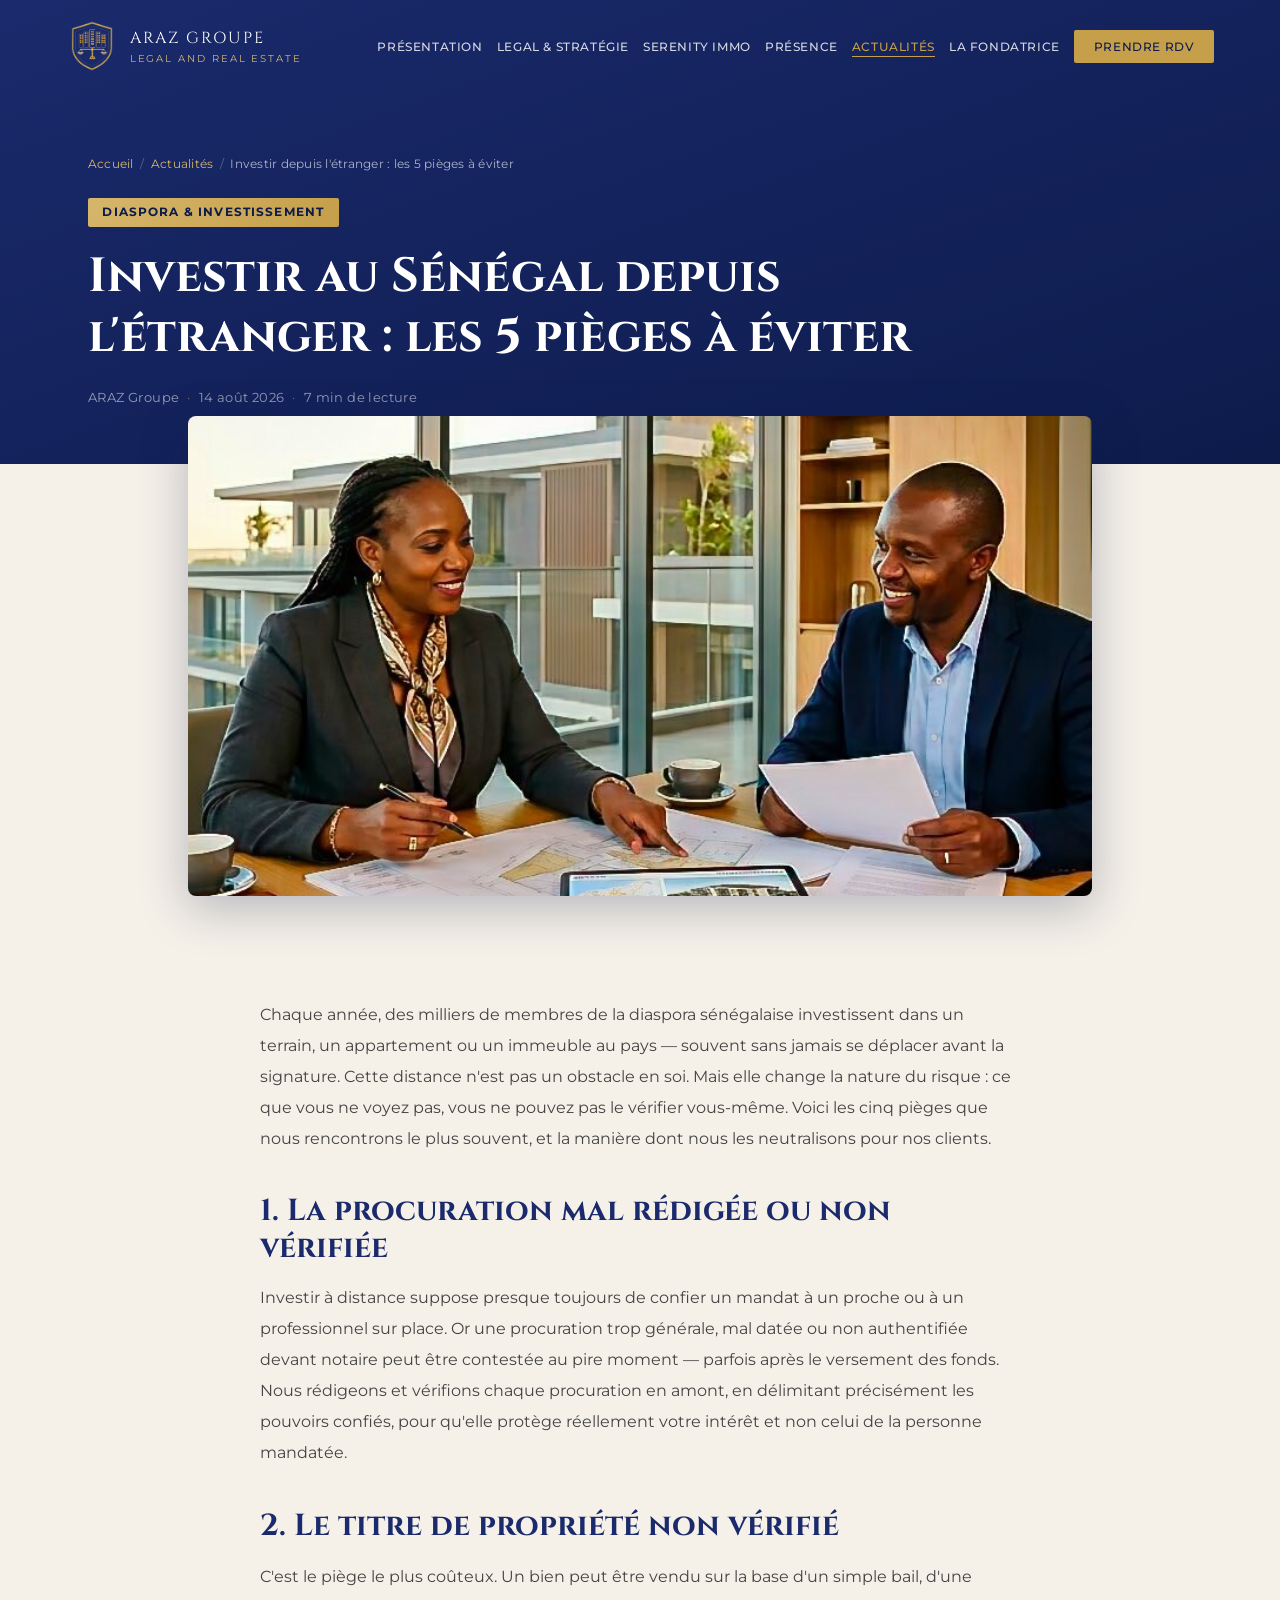
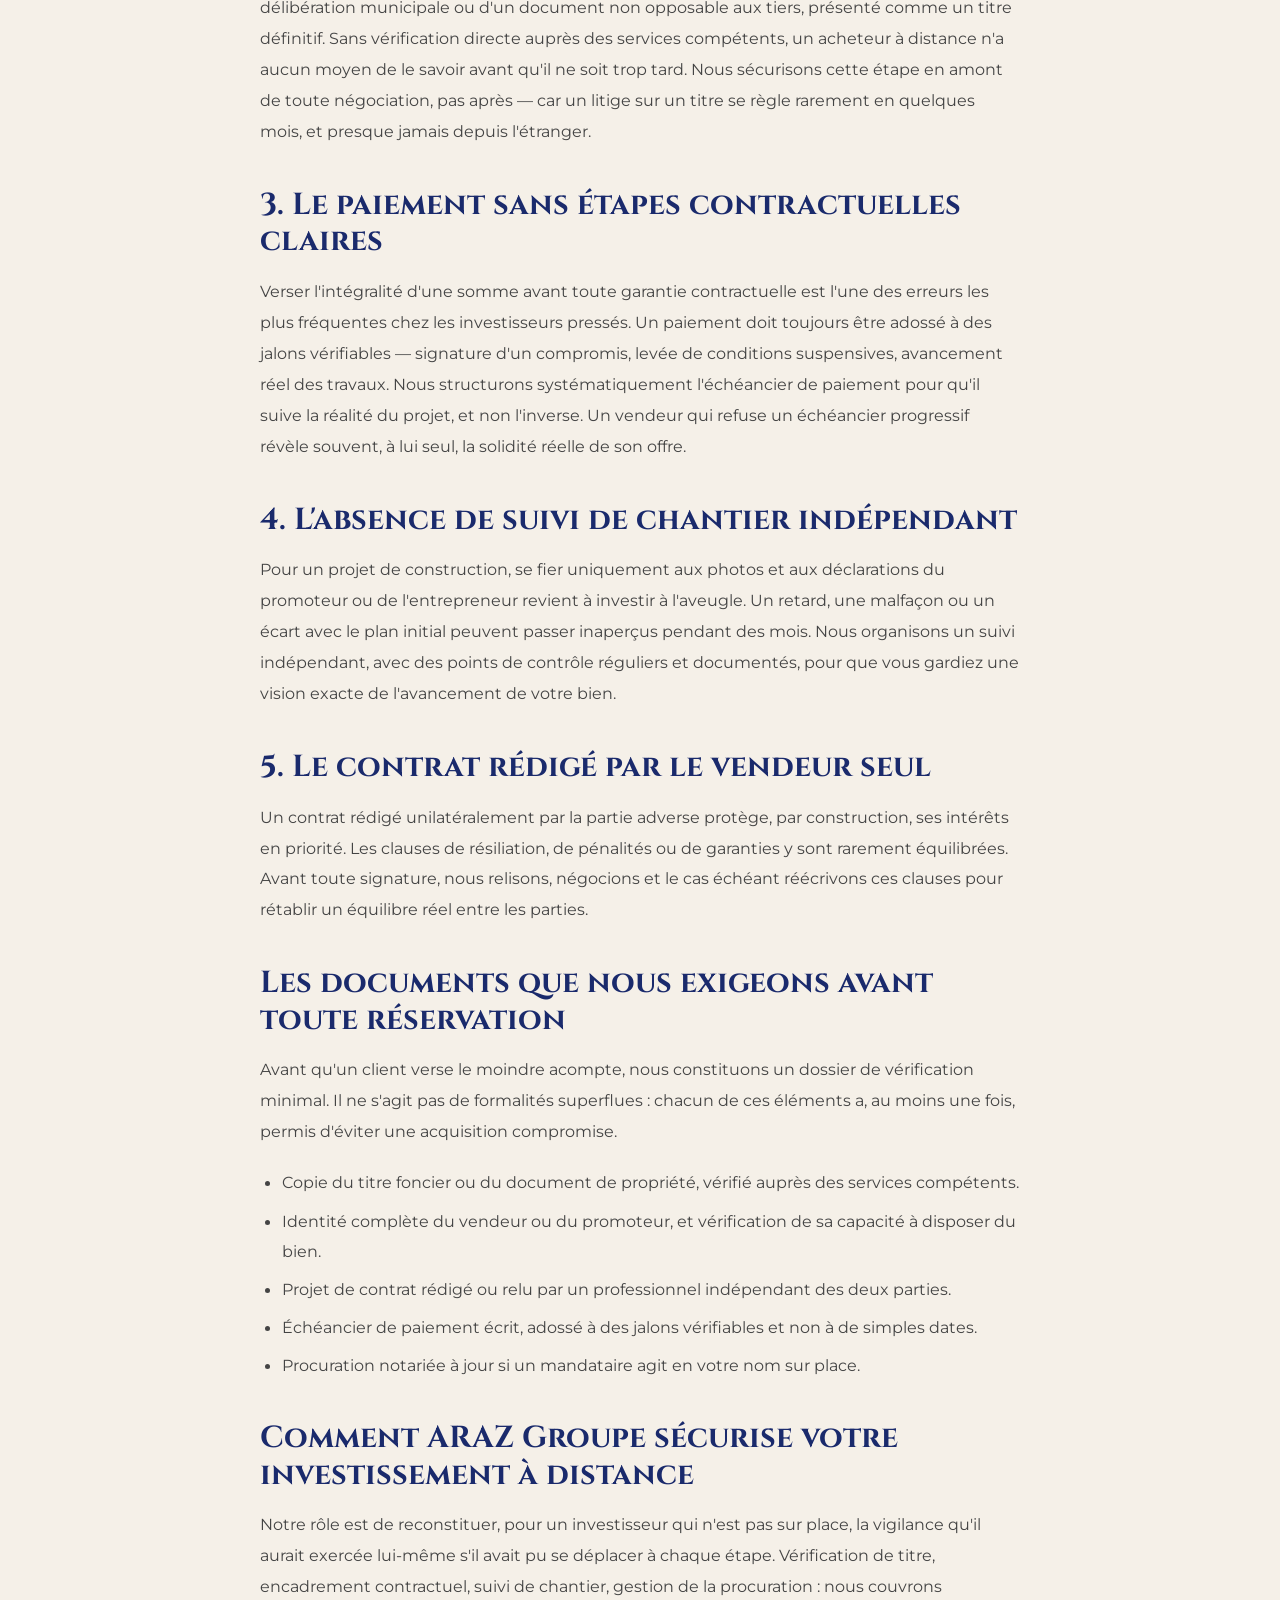
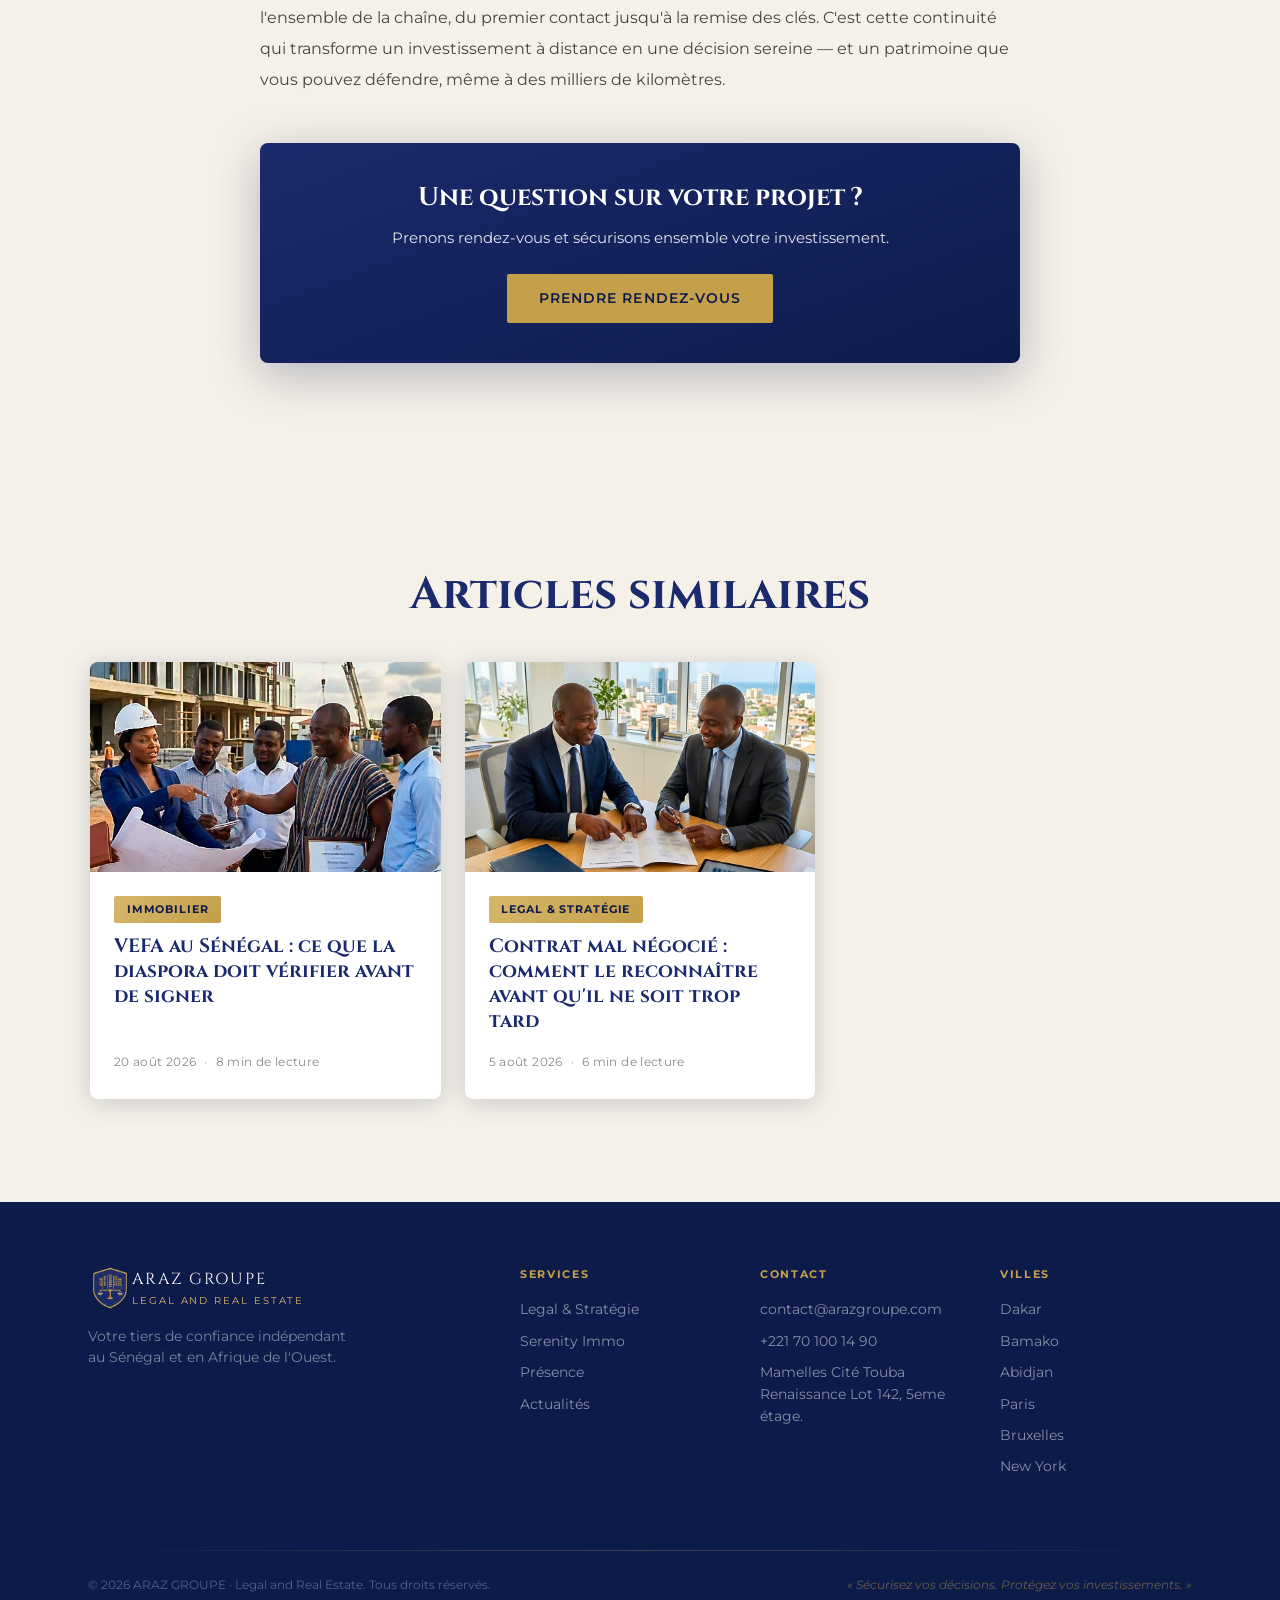
<file: blog-pieges-diaspora.html>
<!doctype html>
<html lang="fr">
  <head>
    <!-- Google tag (gtag.js) -->
    <script async src="https://www.googletagmanager.com/gtag/js?id=G-JFPSJ1Q02E"></script>
    <script>
      window.dataLayer = window.dataLayer || [];
      function gtag(){dataLayer.push(arguments);}
      gtag('js', new Date());
      gtag('config', 'G-JFPSJ1Q02E');
    </script>
    <meta charset="UTF-8" />
    <meta name="viewport" content="width=device-width, initial-scale=1.0" />
    <title>Investir depuis l'étranger : 5 pièges | ARAZ</title>
    <meta
      name="description"
      content="Procuration, titre de propriété, paiements : les 5 pièges qui menacent l'investissement de la diaspora, et comment ARAZ Groupe les neutralise."
    />
    <link rel="canonical" href="https://www.arazgroupe.com/blog-pieges-diaspora.html" />

    <meta property="og:type" content="article" />
    <meta property="og:title" content="Investir au Sénégal depuis l'étranger : 5 pièges à éviter" />
    <meta
      property="og:description"
      content="Procuration, titre de propriété, paiements : les 5 pièges qui menacent l'investissement de la diaspora au Sénégal."
    />
    <meta property="og:image" content="https://www.arazgroupe.com/assets/Araz%20Serenity%201.jpg" />
    <meta property="og:url" content="https://www.arazgroupe.com/blog-pieges-diaspora.html" />
    <meta property="og:locale" content="fr_FR" />

    <link rel="preconnect" href="https://fonts.googleapis.com" />
    <link rel="preconnect" href="https://fonts.gstatic.com" crossorigin />
    <link
      href="https://fonts.googleapis.com/css2?family=Cinzel:wght@400;600;700&family=Montserrat:wght@300;400;500;600;700&display=swap"
      rel="stylesheet"
    />
    <link rel="stylesheet" href="style.css?v=2" />

    <script type="application/ld+json">
      {
        "@context": "https://schema.org",
        "@type": "Article",
        "headline": "Investir au Sénégal depuis l'étranger : les 5 pièges à éviter",
        "description": "Procuration, titre de propriété, paiements : les 5 pièges qui menacent l'investissement de la diaspora au Sénégal, et comment ARAZ Groupe les neutralise.",
        "image": ["https://www.arazgroupe.com/assets/Araz%20Serenity%201.jpg"],
        "datePublished": "2026-08-14",
        "dateModified": "2026-08-14",
        "author": {
          "@type": "Organization",
          "name": "ARAZ Groupe",
          "url": "https://www.arazgroupe.com/"
        },
        "publisher": {
          "@type": "Organization",
          "name": "ARAZ Groupe",
          "logo": {
            "@type": "ImageObject",
            "url": "https://www.arazgroupe.com/assets/LOGO.webp"
          }
        },
        "mainEntityOfPage": {
          "@type": "WebPage",
          "@id": "https://www.arazgroupe.com/blog-pieges-diaspora.html"
        }
      }
    </script>
  </head>
  <body>
    <!-- ═══════════════════════════════════════
       NAVIGATION
  ═══════════════════════════════════════ -->
    <header id="header" class="scrolled">
      <nav class="nav-container">
        <a href="index.html" class="nav-logo">
          <div class="nav-logo-fallback" style="display: flex">
            <img
              src="assets/LOGO.webp"
              alt="ARAZ GROUPE"
              class="nav-logo-img"
            />
            <div class="nav-logo-text">
              <span class="nav-logo-name">ARAZ GROUPE</span>
              <span class="nav-logo-sub">LEGAL AND REAL ESTATE</span>
            </div>
          </div>
        </a>
        <button class="nav-toggle" id="navToggle" aria-label="Menu">
          <span></span><span></span><span></span>
        </button>
        <ul class="nav-links" id="navLinks">
          <li><a href="index.html#presentation">Présentation</a></li>
          <li><a href="index.html#legal">Legal &amp; Stratégie</a></li>
          <li><a href="index.html#serenity">Serenity Immo</a></li>
          <li><a href="index.html#presence">Présence</a></li>
          <li><a href="blog.html" class="nav-active">Actualités</a></li>
          <li><a href="fondatrice.html">La Fondatrice</a></li>
          <li><a href="index.html#contact" class="nav-cta">Prendre RDV</a></li>
        </ul>
      </nav>
    </header>

    <main>
      <!-- ═══════════════════════════════════════
         EN-TÊTE ARTICLE
      ═══════════════════════════════════════ -->
      <section class="article-header">
        <div class="container">
          <nav class="breadcrumb" aria-label="Fil d'Ariane">
            <a href="index.html">Accueil</a>
            <span class="breadcrumb-sep">/</span>
            <a href="blog.html">Actualités</a>
            <span class="breadcrumb-sep">/</span>
            <span class="breadcrumb-current">Investir depuis l'étranger : les 5 pièges à éviter</span>
          </nav>

          <span class="article-tag">Diaspora &amp; Investissement</span>
          <h1 class="article-title">
            Investir au Sénégal depuis l'étranger : les 5 pièges à éviter
          </h1>
          <div class="article-meta">
            <span>ARAZ Groupe</span>
            <span class="sep">·</span>
            <span>14 août 2026</span>
            <span class="sep">·</span>
            <span>7 min de lecture</span>
          </div>
        </div>
      </section>

      <div class="article-cover-wrap">
        <img
          class="article-cover"
          src="assets/Araz Serenity 1.jpg"
          alt="Immeuble résidentiel à Dakar destiné à l'investissement de la diaspora sénégalaise"
        />
      </div>

      <!-- ═══════════════════════════════════════
         CORPS DE L'ARTICLE
      ═══════════════════════════════════════ -->
      <section class="section">
        <div class="container">
          <div class="article-body">

            <p>
              Chaque année, des milliers de membres de la diaspora sénégalaise
              investissent dans un terrain, un appartement ou un immeuble au
              pays — souvent sans jamais se déplacer avant la signature. Cette
              distance n'est pas un obstacle en soi. Mais elle change la nature
              du risque : ce que vous ne voyez pas, vous ne pouvez pas le
              vérifier vous-même. Voici les cinq pièges que nous rencontrons le
              plus souvent, et la manière dont nous les neutralisons pour nos
              clients.
            </p>

            <h2>1. La procuration mal rédigée ou non vérifiée</h2>
            <p>
              Investir à distance suppose presque toujours de confier un
              mandat à un proche ou à un professionnel sur place. Or une
              procuration trop générale, mal datée ou non authentifiée devant
              notaire peut être contestée au pire moment — parfois après le
              versement des fonds. Nous rédigeons et vérifions chaque
              procuration en amont, en délimitant précisément les pouvoirs
              confiés, pour qu'elle protège réellement votre intérêt et non
              celui de la personne mandatée.
            </p>

            <h2>2. Le titre de propriété non vérifié</h2>
            <p>
              C'est le piège le plus coûteux. Un bien peut être vendu sur la
              base d'un simple bail, d'une délibération municipale ou d'un
              document non opposable aux tiers, présenté comme un titre
              définitif. Sans vérification directe auprès des services
              compétents, un acheteur à distance n'a aucun moyen de le savoir
              avant qu'il ne soit trop tard. Nous sécurisons cette étape en
              amont de toute négociation, pas après — car un litige sur un
              titre se règle rarement en quelques mois, et presque jamais
              depuis l'étranger.
            </p>

            <h2>3. Le paiement sans étapes contractuelles claires</h2>
            <p>
              Verser l'intégralité d'une somme avant toute garantie
              contractuelle est l'une des erreurs les plus fréquentes chez les
              investisseurs pressés. Un paiement doit toujours être adossé à
              des jalons vérifiables — signature d'un compromis, levée de
              conditions suspensives, avancement réel des travaux. Nous
              structurons systématiquement l'échéancier de paiement pour qu'il
              suive la réalité du projet, et non l'inverse. Un vendeur qui
              refuse un échéancier progressif révèle souvent, à lui seul,
              la solidité réelle de son offre.
            </p>

            <h2>4. L'absence de suivi de chantier indépendant</h2>
            <p>
              Pour un projet de construction, se fier uniquement aux photos et
              aux déclarations du promoteur ou de l'entrepreneur revient à
              investir à l'aveugle. Un retard, une malfaçon ou un écart avec
              le plan initial peuvent passer inaperçus pendant des mois. Nous
              organisons un suivi indépendant, avec des points de contrôle
              réguliers et documentés, pour que vous gardiez une vision
              exacte de l'avancement de votre bien.
            </p>

            <h2>5. Le contrat rédigé par le vendeur seul</h2>
            <p>
              Un contrat rédigé unilatéralement par la partie adverse protège,
              par construction, ses intérêts en priorité. Les clauses de
              résiliation, de pénalités ou de garanties y sont rarement
              équilibrées. Avant toute signature, nous relisons, négocions et
              le cas échéant réécrivons ces clauses pour rétablir un équilibre
              réel entre les parties.
            </p>

            <h2>Les documents que nous exigeons avant toute réservation</h2>
            <p>
              Avant qu'un client verse le moindre acompte, nous constituons un
              dossier de vérification minimal. Il ne s'agit pas de
              formalités superflues : chacun de ces éléments a, au moins une
              fois, permis d'éviter une acquisition compromise.
            </p>
            <ul>
              <li>Copie du titre foncier ou du document de propriété, vérifié auprès des services compétents.</li>
              <li>Identité complète du vendeur ou du promoteur, et vérification de sa capacité à disposer du bien.</li>
              <li>Projet de contrat rédigé ou relu par un professionnel indépendant des deux parties.</li>
              <li>Échéancier de paiement écrit, adossé à des jalons vérifiables et non à de simples dates.</li>
              <li>Procuration notariée à jour si un mandataire agit en votre nom sur place.</li>
            </ul>

            <h2>Comment ARAZ Groupe sécurise votre investissement à distance</h2>
            <p>
              Notre rôle est de reconstituer, pour un investisseur qui n'est
              pas sur place, la vigilance qu'il aurait exercée lui-même s'il
              avait pu se déplacer à chaque étape. Vérification de titre,
              encadrement contractuel, suivi de chantier, gestion de la
              procuration : nous couvrons l'ensemble de la chaîne, du premier
              contact jusqu'à la remise des clés. C'est cette continuité qui
              transforme un investissement à distance en une décision sereine
              — et un patrimoine que vous pouvez défendre, même à des milliers
              de kilomètres.
            </p>

          </div>

          <div class="article-cta">
            <h3>Une question sur votre projet ?</h3>
            <p>Prenons rendez-vous et sécurisons ensemble votre investissement.</p>
            <a href="index.html#contact" class="btn btn-primary">Prendre rendez-vous</a>
          </div>
        </div>
      </section>

      <!-- ═══════════════════════════════════════
         ARTICLES SIMILAIRES
      ═══════════════════════════════════════ -->
      <section class="section related-section">
        <div class="container">
          <h2 class="section-title related-title">Articles similaires</h2>
          <div class="related-grid">

            <a href="blog-vefa-diaspora.html" class="blog-card" data-category="immobilier">
              <div class="blog-card-photo">
                <img
                  src="assets/Araz Serenity 3.jpg"
                  alt="Chantier de construction résidentielle au Sénégal, vente en état futur d'achèvement"
                  loading="lazy"
                />
              </div>
              <div class="blog-card-body">
                <span class="blog-card-tag">Immobilier</span>
                <h3 class="blog-card-title">
                  VEFA au Sénégal : ce que la diaspora doit vérifier avant de signer
                </h3>
                <div class="blog-card-meta">
                  <span>20 août 2026</span>
                  <span class="sep">·</span>
                  <span>8 min de lecture</span>
                </div>
              </div>
            </a>

            <a href="blog-contrat-mal-negocie.html" class="blog-card" data-category="legal">
              <div class="blog-card-photo">
                <img
                  src="assets/LEGAL2.jpg"
                  alt="Signature d'un contrat d'affaires lors d'une négociation juridique"
                  loading="lazy"
                />
              </div>
              <div class="blog-card-body">
                <span class="blog-card-tag">Legal &amp; Stratégie</span>
                <h3 class="blog-card-title">
                  Contrat mal négocié : comment le reconnaître avant qu'il ne soit trop tard
                </h3>
                <div class="blog-card-meta">
                  <span>5 août 2026</span>
                  <span class="sep">·</span>
                  <span>6 min de lecture</span>
                </div>
              </div>
            </a>

          </div>
        </div>
      </section>
    </main>

    <!-- ═══════════════════════════════════════
       FOOTER
  ═══════════════════════════════════════ -->
    <footer class="footer">
      <div class="container">
        <div class="footer-grid">
          <div class="footer-brand">
            <div class="footer-logo">
              <img
                src="assets/LOGO.webp"
                alt="ARAZ GROUPE"
                class="footer-shield"
              />
              <div>
                <span class="footer-name">ARAZ GROUPE</span>
                <span class="footer-tagline">LEGAL AND REAL ESTATE</span>
              </div>
            </div>
            <p class="footer-desc">
              Votre tiers de confiance indépendant au Sénégal et en Afrique de
              l'Ouest.
            </p>
          </div>
          <div class="footer-links">
            <h4>Services</h4>
            <ul>
              <li><a href="index.html#legal">Legal &amp; Stratégie</a></li>
              <li><a href="index.html#serenity">Serenity Immo</a></li>
              <li><a href="index.html#presence">Présence</a></li>
              <li><a href="blog.html">Actualités</a></li>
            </ul>
          </div>
          <div class="footer-links">
            <h4>Contact</h4>
            <ul>
              <li>
                <a href="mailto:contact@arazgroupe.com"
                  >contact@arazgroupe.com</a
                >
              </li>
              <li><a href="tel:+221701001490">+221 70 100 14 90</a></li>
              <li>Mamelles Cité Touba Renaissance Lot 142, 5eme étage.</li>
            </ul>
          </div>
          <div class="footer-links footer-villes">
            <h4>Villes</h4>
            <ul>
              <li>Dakar</li>
              <li>Bamako</li>
              <li>Abidjan</li>
              <li>Paris</li>
              <li>Bruxelles</li>
              <li>New York</li>
            </ul>
          </div>
        </div>
        <div class="footer-bottom">
          <div class="footer-divider"></div>
          <div class="footer-bottom-inner">
            <p>
              &copy; 2026 ARAZ GROUPE · Legal and Real Estate. Tous droits
              réservés.
            </p>
            <p class="footer-motto">
              « Sécurisez vos décisions. Protégez vos investissements. »
            </p>
          </div>
        </div>
      </div>
    </footer>

    <a
      id="whatsappBtn"
      href="https://wa.me/221701001490"
      target="_blank"
      rel="noopener"
      aria-label="Contacter via WhatsApp"
    >
      <svg
        width="26"
        height="26"
        viewBox="0 0 32 32"
        xmlns="http://www.w3.org/2000/svg"
      >
        <path
          fill="#ffffff"
          d="M16 2C8.268 2 2 8.268 2 16c0 2.49.643 4.826 1.766 6.854L2 30l7.333-1.75A13.94 13.94 0 0 0 16 30c7.732 0 14-6.268 14-14S23.732 2 16 2zm0 25.5a11.46 11.46 0 0 1-5.844-1.598l-.418-.249-4.35 1.038.916-4.244-.272-.434A11.456 11.456 0 0 1 4.5 16C4.5 9.596 9.596 4.5 16 4.5S27.5 9.596 27.5 16 22.404 27.5 16 27.5zm6.3-8.572c-.345-.172-2.04-1.005-2.356-1.12-.316-.115-.547-.172-.778.173-.23.344-.891 1.12-1.09 1.35-.2.23-.402.26-.748.086-.344-.173-1.455-.537-2.77-1.71-1.025-.914-1.717-2.044-1.918-2.388-.2-.344-.021-.53.15-.702.154-.153.345-.401.517-.602.172-.2.23-.344.345-.574.115-.23.057-.43-.028-.602-.086-.172-.778-1.875-1.065-2.566-.28-.672-.565-.58-.778-.59-.2-.01-.43-.012-.66-.012-.23 0-.603.086-.92.43-.315.345-1.206 1.178-1.206 2.873s1.235 3.333 1.407 3.562c.172.23 2.43 3.71 5.888 5.202.823.355 1.465.567 1.966.725.826.263 1.578.226 2.172.137.663-.099 2.04-.834 2.328-1.64.286-.806.286-1.498.2-1.64-.086-.143-.316-.23-.66-.402z"
        />
      </svg>
    </a>
    <button id="backToTop" aria-label="Retour en haut">&#8679;</button>

    <script src="main.js?v=2"></script>
    <script>
      // Keep header always scrolled/visible on this page (no transparent hero)
      document.getElementById("header").classList.add("scrolled");
    </script>
  </body>
</html>
</file>
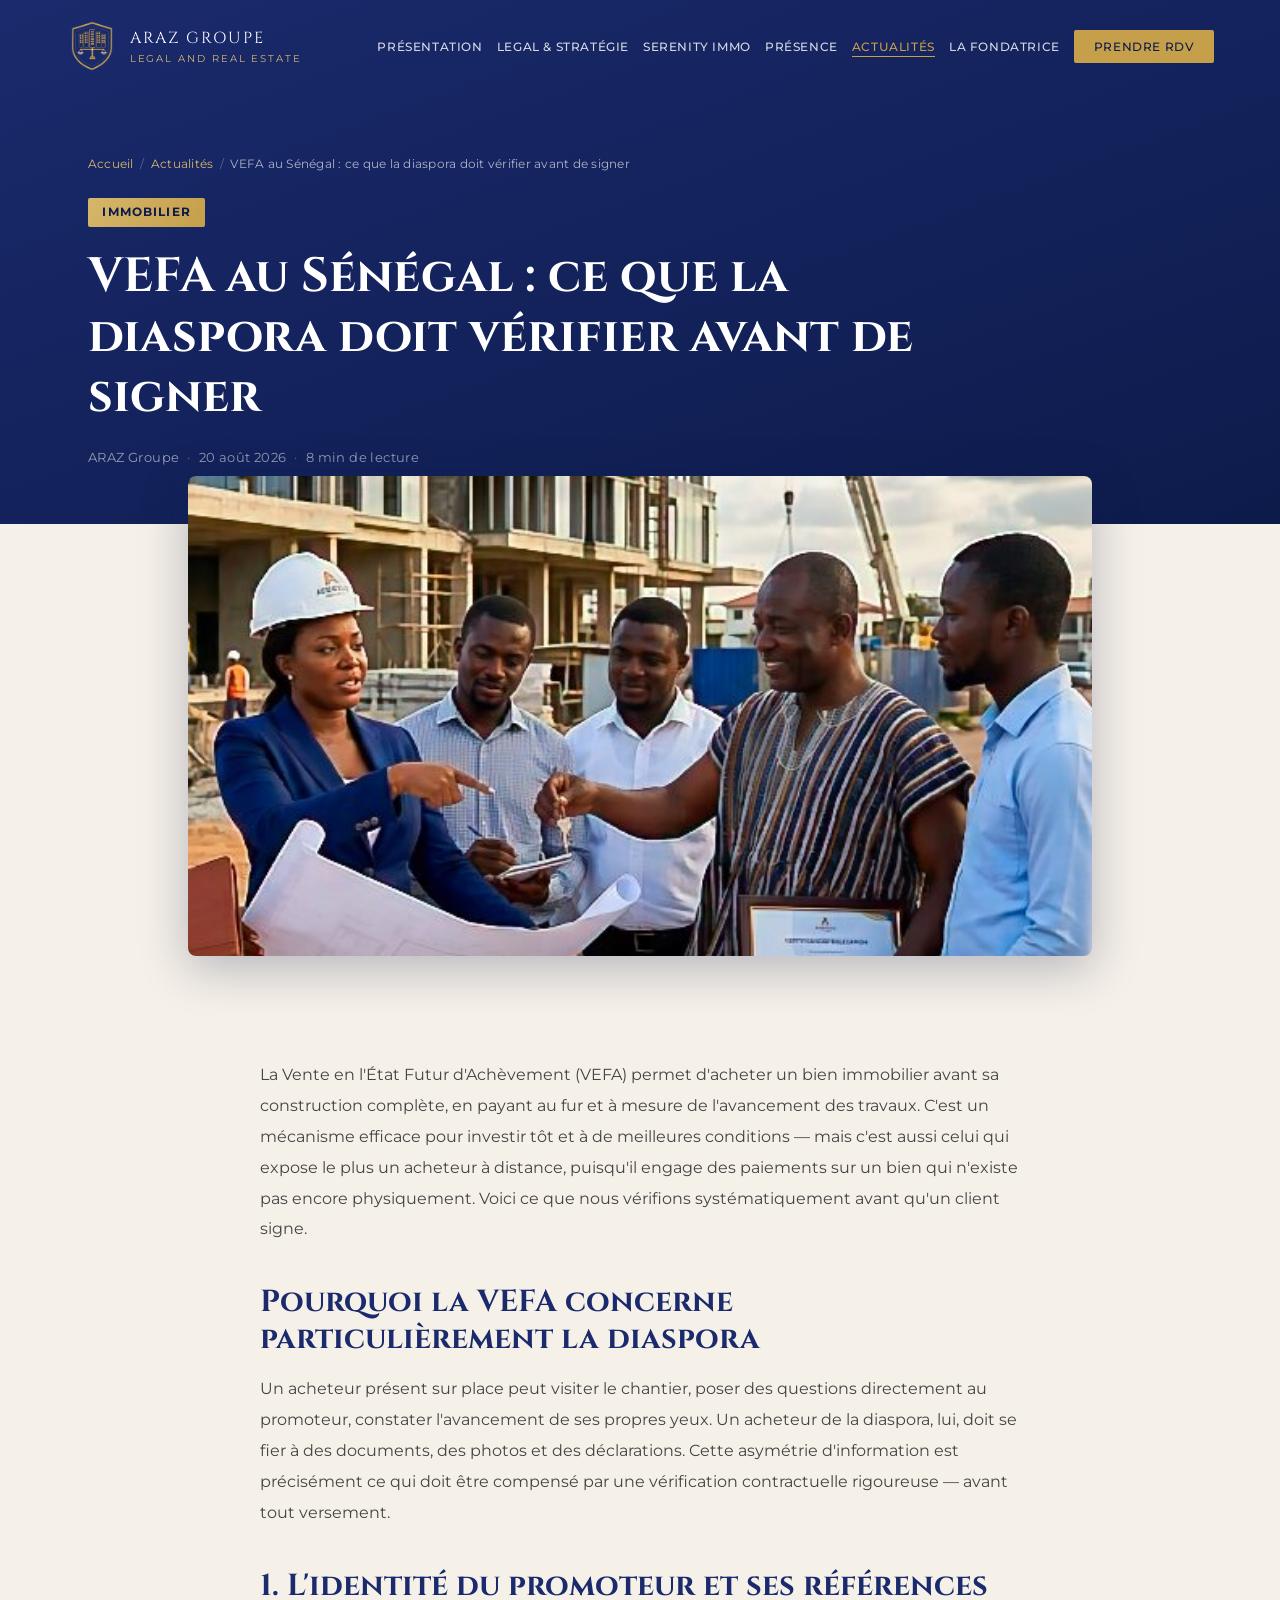
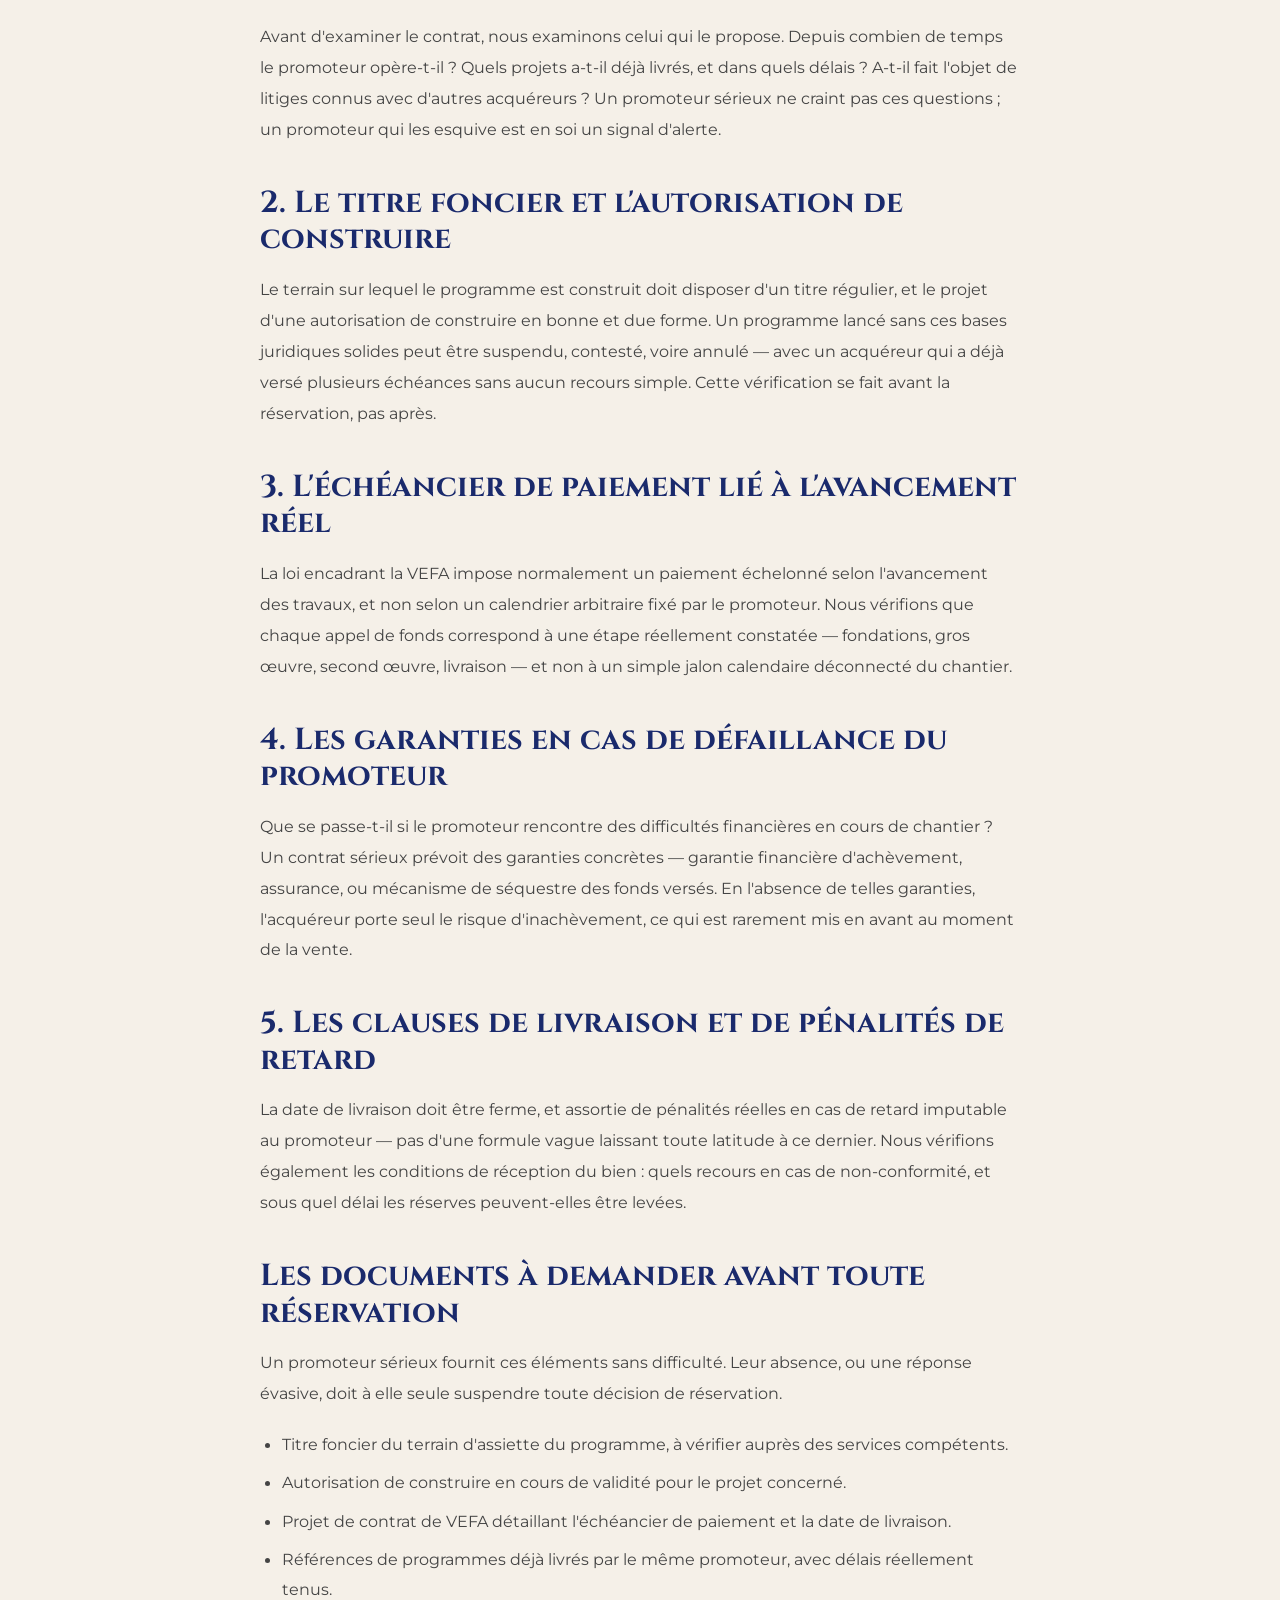
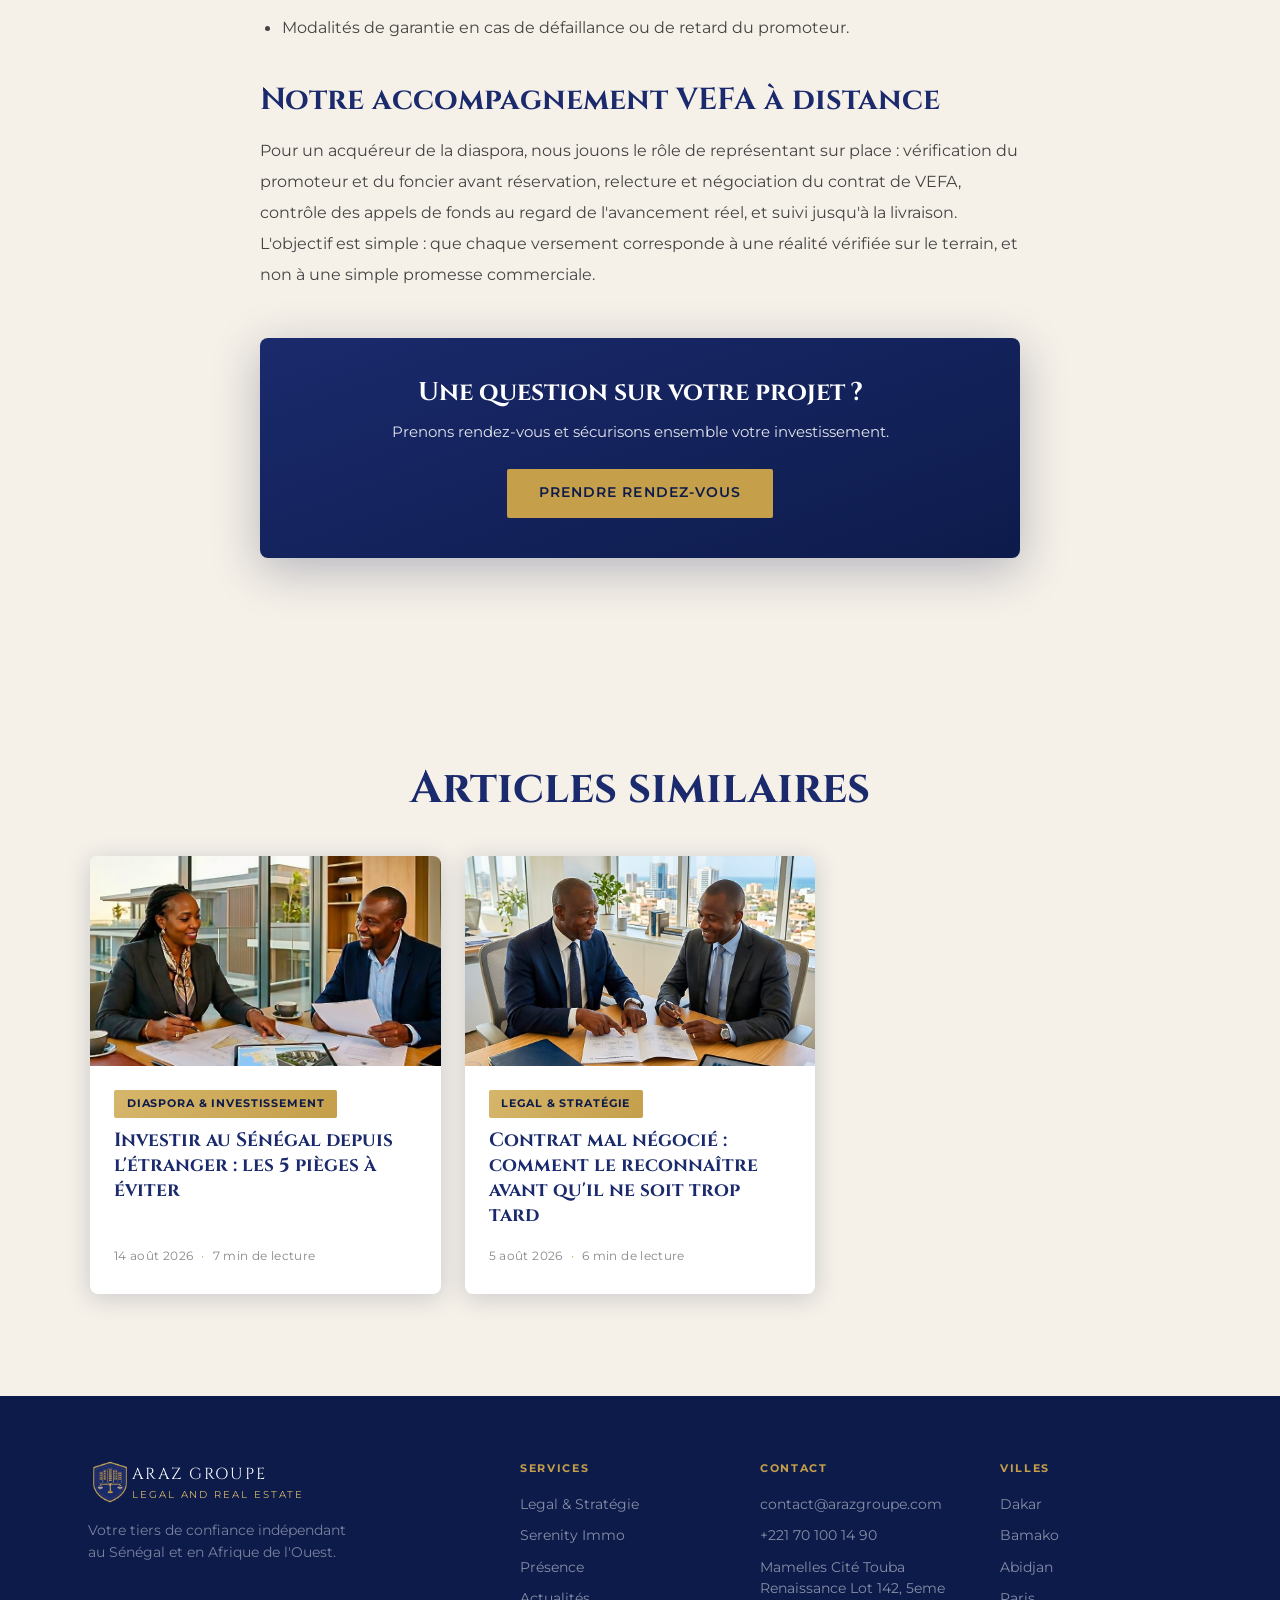
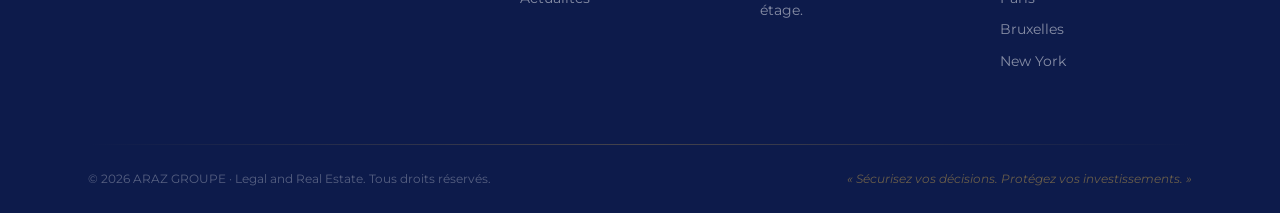
<file: blog-vefa-diaspora.html>
<!doctype html>
<html lang="fr">
  <head>
    <!-- Google tag (gtag.js) -->
    <script async src="https://www.googletagmanager.com/gtag/js?id=G-JFPSJ1Q02E"></script>
    <script>
      window.dataLayer = window.dataLayer || [];
      function gtag(){dataLayer.push(arguments);}
      gtag('js', new Date());
      gtag('config', 'G-JFPSJ1Q02E');
    </script>
    <meta charset="UTF-8" />
    <meta name="viewport" content="width=device-width, initial-scale=1.0" />
    <title>VEFA au Sénégal : à vérifier avant de signer</title>
    <meta
      name="description"
      content="Promoteur, titre foncier, échéancier de paiement : ce que la diaspora doit vérifier avant d'acheter en VEFA. Nous sécurisons chaque étape."
    />
    <link rel="canonical" href="https://www.arazgroupe.com/blog-vefa-diaspora.html" />

    <meta property="og:type" content="article" />
    <meta property="og:title" content="VEFA au Sénégal : ce que la diaspora doit vérifier" />
    <meta
      property="og:description"
      content="Promoteur, titre foncier, échéancier de paiement : ce que la diaspora doit vérifier avant d'acheter en VEFA au Sénégal."
    />
    <meta property="og:image" content="https://www.arazgroupe.com/assets/Araz%20Serenity%203.jpg" />
    <meta property="og:url" content="https://www.arazgroupe.com/blog-vefa-diaspora.html" />
    <meta property="og:locale" content="fr_FR" />

    <link rel="preconnect" href="https://fonts.googleapis.com" />
    <link rel="preconnect" href="https://fonts.gstatic.com" crossorigin />
    <link
      href="https://fonts.googleapis.com/css2?family=Cinzel:wght@400;600;700&family=Montserrat:wght@300;400;500;600;700&display=swap"
      rel="stylesheet"
    />
    <link rel="stylesheet" href="style.css?v=2" />

    <script type="application/ld+json">
      {
        "@context": "https://schema.org",
        "@type": "Article",
        "headline": "VEFA au Sénégal : ce que la diaspora doit vérifier avant de signer",
        "description": "Promoteur, titre foncier, échéancier de paiement : ce que la diaspora doit vérifier avant d'acheter en VEFA au Sénégal. Nous sécurisons chaque étape.",
        "image": ["https://www.arazgroupe.com/assets/Araz%20Serenity%203.jpg"],
        "datePublished": "2026-08-20",
        "dateModified": "2026-08-20",
        "author": {
          "@type": "Organization",
          "name": "ARAZ Groupe",
          "url": "https://www.arazgroupe.com/"
        },
        "publisher": {
          "@type": "Organization",
          "name": "ARAZ Groupe",
          "logo": {
            "@type": "ImageObject",
            "url": "https://www.arazgroupe.com/assets/LOGO.webp"
          }
        },
        "mainEntityOfPage": {
          "@type": "WebPage",
          "@id": "https://www.arazgroupe.com/blog-vefa-diaspora.html"
        }
      }
    </script>
  </head>
  <body>
    <!-- ═══════════════════════════════════════
       NAVIGATION
  ═══════════════════════════════════════ -->
    <header id="header" class="scrolled">
      <nav class="nav-container">
        <a href="index.html" class="nav-logo">
          <div class="nav-logo-fallback" style="display: flex">
            <img
              src="assets/LOGO.webp"
              alt="ARAZ GROUPE"
              class="nav-logo-img"
            />
            <div class="nav-logo-text">
              <span class="nav-logo-name">ARAZ GROUPE</span>
              <span class="nav-logo-sub">LEGAL AND REAL ESTATE</span>
            </div>
          </div>
        </a>
        <button class="nav-toggle" id="navToggle" aria-label="Menu">
          <span></span><span></span><span></span>
        </button>
        <ul class="nav-links" id="navLinks">
          <li><a href="index.html#presentation">Présentation</a></li>
          <li><a href="index.html#legal">Legal &amp; Stratégie</a></li>
          <li><a href="index.html#serenity">Serenity Immo</a></li>
          <li><a href="index.html#presence">Présence</a></li>
          <li><a href="blog.html" class="nav-active">Actualités</a></li>
          <li><a href="fondatrice.html">La Fondatrice</a></li>
          <li><a href="index.html#contact" class="nav-cta">Prendre RDV</a></li>
        </ul>
      </nav>
    </header>

    <main>
      <!-- ═══════════════════════════════════════
         EN-TÊTE ARTICLE
      ═══════════════════════════════════════ -->
      <section class="article-header">
        <div class="container">
          <nav class="breadcrumb" aria-label="Fil d'Ariane">
            <a href="index.html">Accueil</a>
            <span class="breadcrumb-sep">/</span>
            <a href="blog.html">Actualités</a>
            <span class="breadcrumb-sep">/</span>
            <span class="breadcrumb-current">VEFA au Sénégal : ce que la diaspora doit vérifier avant de signer</span>
          </nav>

          <span class="article-tag">Immobilier</span>
          <h1 class="article-title">
            VEFA au Sénégal : ce que la diaspora doit vérifier avant de signer
          </h1>
          <div class="article-meta">
            <span>ARAZ Groupe</span>
            <span class="sep">·</span>
            <span>20 août 2026</span>
            <span class="sep">·</span>
            <span>8 min de lecture</span>
          </div>
        </div>
      </section>

      <div class="article-cover-wrap">
        <img
          class="article-cover"
          src="assets/Araz Serenity 3.jpg"
          alt="Chantier de construction résidentielle au Sénégal, vente en état futur d'achèvement"
        />
      </div>

      <!-- ═══════════════════════════════════════
         CORPS DE L'ARTICLE
      ═══════════════════════════════════════ -->
      <section class="section">
        <div class="container">
          <div class="article-body">

            <p>
              La Vente en l'État Futur d'Achèvement (VEFA) permet d'acheter un
              bien immobilier avant sa construction complète, en payant au fur
              et à mesure de l'avancement des travaux. C'est un mécanisme
              efficace pour investir tôt et à de meilleures conditions — mais
              c'est aussi celui qui expose le plus un acheteur à distance,
              puisqu'il engage des paiements sur un bien qui n'existe pas
              encore physiquement. Voici ce que nous vérifions
              systématiquement avant qu'un client signe.
            </p>

            <h2>Pourquoi la VEFA concerne particulièrement la diaspora</h2>
            <p>
              Un acheteur présent sur place peut visiter le chantier, poser
              des questions directement au promoteur, constater l'avancement
              de ses propres yeux. Un acheteur de la diaspora, lui, doit se
              fier à des documents, des photos et des déclarations. Cette
              asymétrie d'information est précisément ce qui doit être
              compensé par une vérification contractuelle rigoureuse — avant
              tout versement.
            </p>

            <h2>1. L'identité du promoteur et ses références</h2>
            <p>
              Avant d'examiner le contrat, nous examinons celui qui le
              propose. Depuis combien de temps le promoteur opère-t-il ?
              Quels projets a-t-il déjà livrés, et dans quels délais ? A-t-il
              fait l'objet de litiges connus avec d'autres acquéreurs ? Un
              promoteur sérieux ne craint pas ces questions ; un promoteur qui
              les esquive est en soi un signal d'alerte.
            </p>

            <h2>2. Le titre foncier et l'autorisation de construire</h2>
            <p>
              Le terrain sur lequel le programme est construit doit disposer
              d'un titre régulier, et le projet d'une autorisation de
              construire en bonne et due forme. Un programme lancé sans ces
              bases juridiques solides peut être suspendu, contesté, voire
              annulé — avec un acquéreur qui a déjà versé plusieurs échéances
              sans aucun recours simple. Cette vérification se fait avant la
              réservation, pas après.
            </p>

            <h2>3. L'échéancier de paiement lié à l'avancement réel</h2>
            <p>
              La loi encadrant la VEFA impose normalement un paiement
              échelonné selon l'avancement des travaux, et non selon un
              calendrier arbitraire fixé par le promoteur. Nous vérifions que
              chaque appel de fonds correspond à une étape réellement
              constatée — fondations, gros œuvre, second œuvre, livraison —
              et non à un simple jalon calendaire déconnecté du chantier.
            </p>

            <h2>4. Les garanties en cas de défaillance du promoteur</h2>
            <p>
              Que se passe-t-il si le promoteur rencontre des difficultés
              financières en cours de chantier ? Un contrat sérieux prévoit
              des garanties concrètes — garantie financière d'achèvement,
              assurance, ou mécanisme de séquestre des fonds versés. En
              l'absence de telles garanties, l'acquéreur porte seul le risque
              d'inachèvement, ce qui est rarement mis en avant au moment de la
              vente.
            </p>

            <h2>5. Les clauses de livraison et de pénalités de retard</h2>
            <p>
              La date de livraison doit être ferme, et assortie de pénalités
              réelles en cas de retard imputable au promoteur — pas d'une
              formule vague laissant toute latitude à ce dernier. Nous
              vérifions également les conditions de réception du bien : quels
              recours en cas de non-conformité, et sous quel délai les
              réserves peuvent-elles être levées.
            </p>

            <h2>Les documents à demander avant toute réservation</h2>
            <p>
              Un promoteur sérieux fournit ces éléments sans difficulté. Leur
              absence, ou une réponse évasive, doit à elle seule suspendre
              toute décision de réservation.
            </p>
            <ul>
              <li>Titre foncier du terrain d'assiette du programme, à vérifier auprès des services compétents.</li>
              <li>Autorisation de construire en cours de validité pour le projet concerné.</li>
              <li>Projet de contrat de VEFA détaillant l'échéancier de paiement et la date de livraison.</li>
              <li>Références de programmes déjà livrés par le même promoteur, avec délais réellement tenus.</li>
              <li>Modalités de garantie en cas de défaillance ou de retard du promoteur.</li>
            </ul>

            <h2>Notre accompagnement VEFA à distance</h2>
            <p>
              Pour un acquéreur de la diaspora, nous jouons le rôle de
              représentant sur place : vérification du promoteur et du
              foncier avant réservation, relecture et négociation du contrat
              de VEFA, contrôle des appels de fonds au regard de l'avancement
              réel, et suivi jusqu'à la livraison. L'objectif est simple :
              que chaque versement corresponde à une réalité vérifiée sur le
              terrain, et non à une simple promesse commerciale.
            </p>

          </div>

          <div class="article-cta">
            <h3>Une question sur votre projet ?</h3>
            <p>Prenons rendez-vous et sécurisons ensemble votre investissement.</p>
            <a href="index.html#contact" class="btn btn-primary">Prendre rendez-vous</a>
          </div>
        </div>
      </section>

      <!-- ═══════════════════════════════════════
         ARTICLES SIMILAIRES
      ═══════════════════════════════════════ -->
      <section class="section related-section">
        <div class="container">
          <h2 class="section-title related-title">Articles similaires</h2>
          <div class="related-grid">

            <a href="blog-pieges-diaspora.html" class="blog-card" data-category="diaspora">
              <div class="blog-card-photo">
                <img
                  src="assets/Araz Serenity 1.jpg"
                  alt="Immeuble résidentiel à Dakar destiné à l'investissement de la diaspora sénégalaise"
                  loading="lazy"
                />
              </div>
              <div class="blog-card-body">
                <span class="blog-card-tag">Diaspora &amp; Investissement</span>
                <h3 class="blog-card-title">
                  Investir au Sénégal depuis l'étranger : les 5 pièges à éviter
                </h3>
                <div class="blog-card-meta">
                  <span>14 août 2026</span>
                  <span class="sep">·</span>
                  <span>7 min de lecture</span>
                </div>
              </div>
            </a>

            <a href="blog-contrat-mal-negocie.html" class="blog-card" data-category="legal">
              <div class="blog-card-photo">
                <img
                  src="assets/LEGAL2.jpg"
                  alt="Signature d'un contrat d'affaires lors d'une négociation juridique"
                  loading="lazy"
                />
              </div>
              <div class="blog-card-body">
                <span class="blog-card-tag">Legal &amp; Stratégie</span>
                <h3 class="blog-card-title">
                  Contrat mal négocié : comment le reconnaître avant qu'il ne soit trop tard
                </h3>
                <div class="blog-card-meta">
                  <span>5 août 2026</span>
                  <span class="sep">·</span>
                  <span>6 min de lecture</span>
                </div>
              </div>
            </a>

          </div>
        </div>
      </section>
    </main>

    <!-- ═══════════════════════════════════════
       FOOTER
  ═══════════════════════════════════════ -->
    <footer class="footer">
      <div class="container">
        <div class="footer-grid">
          <div class="footer-brand">
            <div class="footer-logo">
              <img
                src="assets/LOGO.webp"
                alt="ARAZ GROUPE"
                class="footer-shield"
              />
              <div>
                <span class="footer-name">ARAZ GROUPE</span>
                <span class="footer-tagline">LEGAL AND REAL ESTATE</span>
              </div>
            </div>
            <p class="footer-desc">
              Votre tiers de confiance indépendant au Sénégal et en Afrique de
              l'Ouest.
            </p>
          </div>
          <div class="footer-links">
            <h4>Services</h4>
            <ul>
              <li><a href="index.html#legal">Legal &amp; Stratégie</a></li>
              <li><a href="index.html#serenity">Serenity Immo</a></li>
              <li><a href="index.html#presence">Présence</a></li>
              <li><a href="blog.html">Actualités</a></li>
            </ul>
          </div>
          <div class="footer-links">
            <h4>Contact</h4>
            <ul>
              <li>
                <a href="mailto:contact@arazgroupe.com"
                  >contact@arazgroupe.com</a
                >
              </li>
              <li><a href="tel:+221701001490">+221 70 100 14 90</a></li>
              <li>Mamelles Cité Touba Renaissance Lot 142, 5eme étage.</li>
            </ul>
          </div>
          <div class="footer-links footer-villes">
            <h4>Villes</h4>
            <ul>
              <li>Dakar</li>
              <li>Bamako</li>
              <li>Abidjan</li>
              <li>Paris</li>
              <li>Bruxelles</li>
              <li>New York</li>
            </ul>
          </div>
        </div>
        <div class="footer-bottom">
          <div class="footer-divider"></div>
          <div class="footer-bottom-inner">
            <p>
              &copy; 2026 ARAZ GROUPE · Legal and Real Estate. Tous droits
              réservés.
            </p>
            <p class="footer-motto">
              « Sécurisez vos décisions. Protégez vos investissements. »
            </p>
          </div>
        </div>
      </div>
    </footer>

    <a
      id="whatsappBtn"
      href="https://wa.me/221701001490"
      target="_blank"
      rel="noopener"
      aria-label="Contacter via WhatsApp"
    >
      <svg
        width="26"
        height="26"
        viewBox="0 0 32 32"
        xmlns="http://www.w3.org/2000/svg"
      >
        <path
          fill="#ffffff"
          d="M16 2C8.268 2 2 8.268 2 16c0 2.49.643 4.826 1.766 6.854L2 30l7.333-1.75A13.94 13.94 0 0 0 16 30c7.732 0 14-6.268 14-14S23.732 2 16 2zm0 25.5a11.46 11.46 0 0 1-5.844-1.598l-.418-.249-4.35 1.038.916-4.244-.272-.434A11.456 11.456 0 0 1 4.5 16C4.5 9.596 9.596 4.5 16 4.5S27.5 9.596 27.5 16 22.404 27.5 16 27.5zm6.3-8.572c-.345-.172-2.04-1.005-2.356-1.12-.316-.115-.547-.172-.778.173-.23.344-.891 1.12-1.09 1.35-.2.23-.402.26-.748.086-.344-.173-1.455-.537-2.77-1.71-1.025-.914-1.717-2.044-1.918-2.388-.2-.344-.021-.53.15-.702.154-.153.345-.401.517-.602.172-.2.23-.344.345-.574.115-.23.057-.43-.028-.602-.086-.172-.778-1.875-1.065-2.566-.28-.672-.565-.58-.778-.59-.2-.01-.43-.012-.66-.012-.23 0-.603.086-.92.43-.315.345-1.206 1.178-1.206 2.873s1.235 3.333 1.407 3.562c.172.23 2.43 3.71 5.888 5.202.823.355 1.465.567 1.966.725.826.263 1.578.226 2.172.137.663-.099 2.04-.834 2.328-1.64.286-.806.286-1.498.2-1.64-.086-.143-.316-.23-.66-.402z"
        />
      </svg>
    </a>
    <button id="backToTop" aria-label="Retour en haut">&#8679;</button>

    <script src="main.js?v=2"></script>
    <script>
      // Keep header always scrolled/visible on this page (no transparent hero)
      document.getElementById("header").classList.add("scrolled");
    </script>
  </body>
</html>
</file>
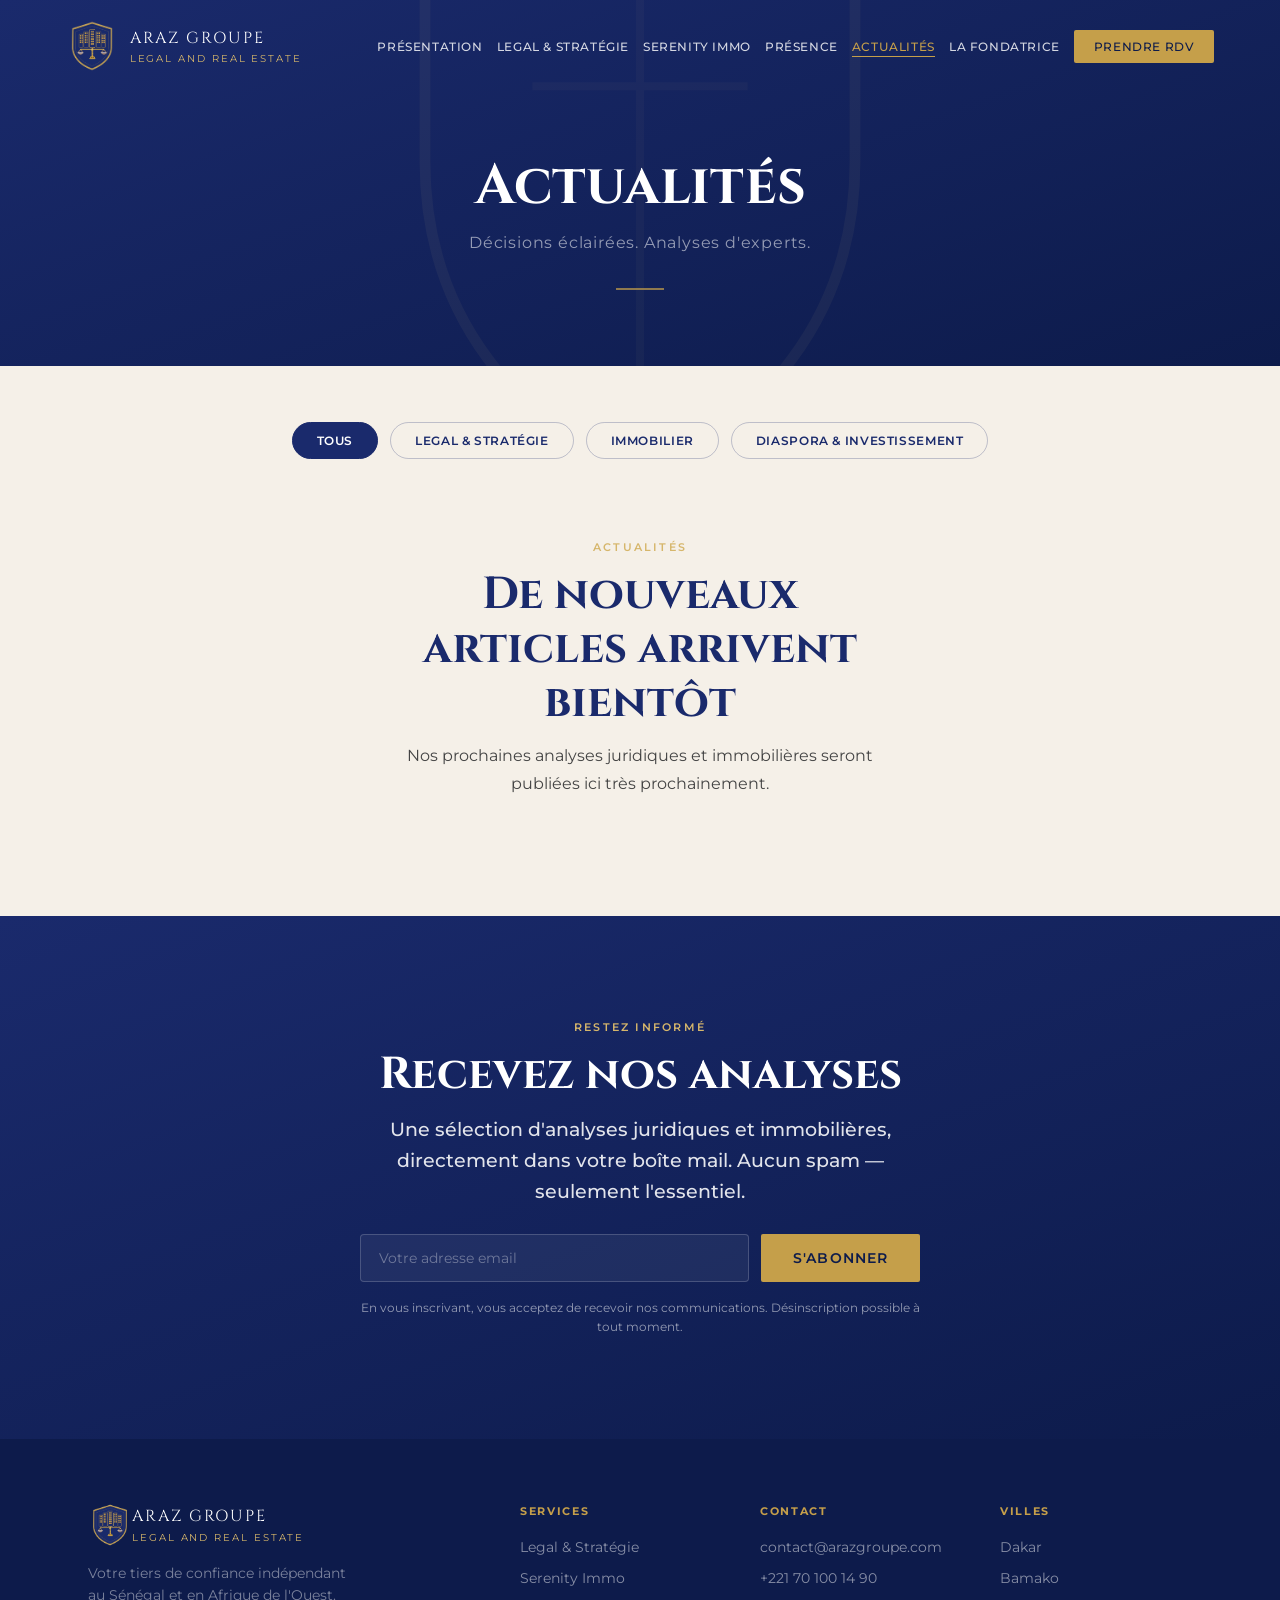
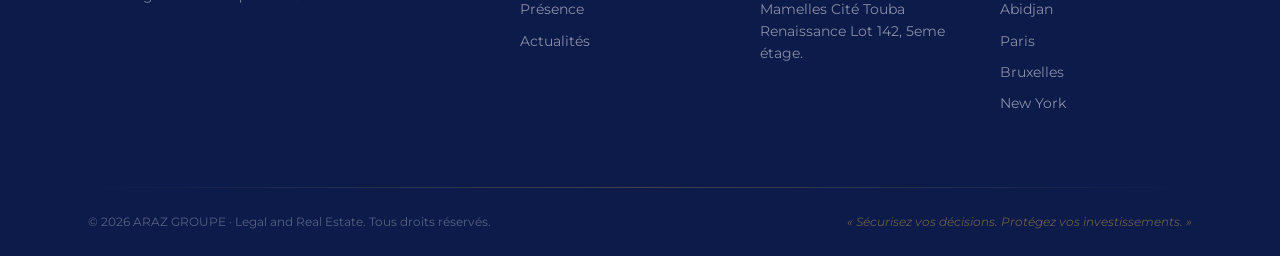
<file: blog.html>
<!doctype html>
<html lang="fr">
  <head>
    <!-- Google tag (gtag.js) -->
    <script async src="https://www.googletagmanager.com/gtag/js?id=G-JFPSJ1Q02E"></script>
    <script>
      window.dataLayer = window.dataLayer || [];
      function gtag(){dataLayer.push(arguments);}
      gtag('js', new Date());
      gtag('config', 'G-JFPSJ1Q02E');
    </script>
    <meta charset="UTF-8" />
    <meta name="viewport" content="width=device-width, initial-scale=1.0" />
    <title>Actualités — Legal & Immobilier | ARAZ GROUPE</title>
    <meta
      name="description"
      content="Analyses juridiques et immobilières d'ARAZ Groupe : contrats, VEFA, investissement de la diaspora. Décisions éclairées, intérêts protégés."
    />
    <link rel="canonical" href="https://www.arazgroupe.com/blog.html" />

    <meta property="og:type" content="website" />
    <meta property="og:title" content="Actualités — Legal & Immobilier | ARAZ GROUPE" />
    <meta
      property="og:description"
      content="Analyses juridiques et immobilières d'ARAZ Groupe : contrats, VEFA, investissement de la diaspora au Sénégal."
    />
    <meta property="og:image" content="https://www.arazgroupe.com/assets/hero-bg-1280.webp" />
    <meta property="og:url" content="https://www.arazgroupe.com/blog.html" />
    <meta property="og:locale" content="fr_FR" />

    <link rel="preconnect" href="https://fonts.googleapis.com" />
    <link rel="preconnect" href="https://fonts.gstatic.com" crossorigin />
    <link
      href="https://fonts.googleapis.com/css2?family=Cinzel:wght@400;600;700&family=Montserrat:wght@300;400;500;600;700&display=swap"
      rel="stylesheet"
    />
    <link rel="stylesheet" href="style.css?v=2" />
  </head>
  <body>
    <!-- ═══════════════════════════════════════
       NAVIGATION
  ═══════════════════════════════════════ -->
    <header id="header" class="scrolled">
      <nav class="nav-container">
        <a href="index.html" class="nav-logo">
          <div class="nav-logo-fallback" style="display: flex">
            <img
              src="assets/LOGO.webp"
              alt="ARAZ GROUPE"
              class="nav-logo-img"
            />
            <div class="nav-logo-text">
              <span class="nav-logo-name">ARAZ GROUPE</span>
              <span class="nav-logo-sub">LEGAL AND REAL ESTATE</span>
            </div>
          </div>
        </a>
        <button class="nav-toggle" id="navToggle" aria-label="Menu">
          <span></span><span></span><span></span>
        </button>
        <ul class="nav-links" id="navLinks">
          <li><a href="index.html#presentation">Présentation</a></li>
          <li><a href="index.html#legal">Legal &amp; Stratégie</a></li>
          <li><a href="index.html#serenity">Serenity Immo</a></li>
          <li><a href="index.html#presence">Présence</a></li>
          <li><a href="blog.html" class="nav-active">Actualités</a></li>
          <li><a href="fondatrice.html">La Fondatrice</a></li>
          <li><a href="index.html#contact" class="nav-cta">Prendre RDV</a></li>
        </ul>
      </nav>
    </header>

    <main>
      <!-- ═══════════════════════════════════════
         HERO BLOG
      ═══════════════════════════════════════ -->
      <section class="blog-hero">
        <svg
          class="blog-hero-shield"
          viewBox="0 0 100 120"
          fill="none"
          aria-hidden="true"
          focusable="false"
        >
          <path
            d="M50 4 L90 18 V56 C90 86 72 104 50 116 C28 104 10 86 10 56 V18 Z"
            stroke="#E8D08A"
            stroke-width="2"
            fill="rgba(232,208,138,0.06)"
          />
          <path
            d="M50 22 L50 98 M30 42 L70 42"
            stroke="#E8D08A"
            stroke-width="1.5"
            opacity="0.6"
          />
        </svg>
        <div class="container">
          <h1 class="fondatrice-hero-name">Actualités</h1>
          <p class="fondatrice-hero-title">
            Décisions éclairées. Analyses d'experts.
          </p>
          <div class="fondatrice-hero-divider"></div>
        </div>
      </section>

      <!-- ═══════════════════════════════════════
         FILTRES CATÉGORIE
      ═══════════════════════════════════════ -->
      <section class="section blog-filter-section section-light">
        <div class="container">
          <div class="blog-filter-bar">
            <button class="blog-filter-btn active" data-filter="all">Tous</button>
            <button class="blog-filter-btn" data-filter="legal">Legal &amp; Stratégie</button>
            <button class="blog-filter-btn" data-filter="immobilier">Immobilier</button>
            <button class="blog-filter-btn" data-filter="diaspora">Diaspora &amp; Investissement</button>
          </div>
        </div>
      </section>

      <!-- ═══════════════════════════════════════
         GRILLE D'ARTICLES
      ═══════════════════════════════════════ -->
      <section class="section blog-grid-section section-light">
        <div class="container">
          <div class="blog-grid">

            <!-- CACHE ARTICLE : décommenter pour réactiver
            <a href="blog-vefa-diaspora.html" class="blog-card" data-category="immobilier">
              <div class="blog-card-photo">
                <img
                  src="assets/Araz Serenity 3.jpg"
                  alt="Chantier de construction résidentielle au Sénégal, vente en état futur d'achèvement"
                  loading="lazy"
                />
              </div>
              <div class="blog-card-body">
                <span class="blog-card-tag">Immobilier</span>
                <h2 class="blog-card-title">
                  VEFA au Sénégal : ce que la diaspora doit vérifier avant de signer
                </h2>
                <p class="blog-card-excerpt">
                  Acheter sur plan depuis l'étranger expose à des risques précis.
                  Voici les vérifications que nous menons avant toute signature.
                </p>
                <div class="blog-card-meta">
                  <span>20 août 2026</span>
                  <span class="sep">·</span>
                  <span>8 min de lecture</span>
                </div>
              </div>
            </a>
            -->

            <!-- CACHE ARTICLE : décommenter pour réactiver
            <a href="blog-pieges-diaspora.html" class="blog-card" data-category="diaspora">
              <div class="blog-card-photo">
                <img
                  src="assets/Araz Serenity 1.jpg"
                  alt="Immeuble résidentiel à Dakar destiné à l'investissement de la diaspora sénégalaise"
                  loading="lazy"
                />
              </div>
              <div class="blog-card-body">
                <span class="blog-card-tag">Diaspora &amp; Investissement</span>
                <h2 class="blog-card-title">
                  Investir au Sénégal depuis l'étranger : les 5 pièges à éviter
                </h2>
                <p class="blog-card-excerpt">
                  Distance, procuration, vérification de titre : les erreurs qui
                  coûtent le plus cher à la diaspora, et comment les prévenir.
                </p>
                <div class="blog-card-meta">
                  <span>14 août 2026</span>
                  <span class="sep">·</span>
                  <span>7 min de lecture</span>
                </div>
              </div>
            </a>
            -->

            <!-- CACHE ARTICLE : décommenter pour réactiver
            <a href="blog-contrat-mal-negocie.html" class="blog-card" data-category="legal">
              <div class="blog-card-photo">
                <img
                  src="assets/LEGAL2.jpg"
                  alt="Signature d'un contrat d'affaires lors d'une négociation juridique"
                  loading="lazy"
                />
              </div>
              <div class="blog-card-body">
                <span class="blog-card-tag">Legal &amp; Stratégie</span>
                <h2 class="blog-card-title">
                  Contrat mal négocié : comment le reconnaître avant qu'il ne soit trop tard
                </h2>
                <p class="blog-card-excerpt">
                  Les clauses qui déséquilibrent un contrat passent souvent
                  inaperçues. Voici les signaux que nous recherchons en premier.
                </p>
                <div class="blog-card-meta">
                  <span>5 août 2026</span>
                  <span class="sep">·</span>
                  <span>6 min de lecture</span>
                </div>
              </div>
            </a>
            -->

          </div>

          <div class="blog-empty-state">
            <p class="section-label section-label-gold">Actualités</p>
            <h2 class="section-title">De nouveaux articles arrivent bientôt</h2>
            <p class="body-text">
              Nos prochaines analyses juridiques et immobilières seront
              publiées ici très prochainement.
            </p>
          </div>
        </div>
      </section>

      <!-- ═══════════════════════════════════════
         NEWSLETTER
      ═══════════════════════════════════════ -->
      <section class="section newsletter-section">
        <div class="container">
          <div class="newsletter-box">
            <p class="section-label section-label-gold">Restez informé</p>
            <h2 class="section-title section-title-light">Recevez nos analyses</h2>
            <p class="section-subtitle section-subtitle-light">
              Une sélection d'analyses juridiques et immobilières, directement
              dans votre boîte mail. Aucun spam — seulement l'essentiel.
            </p>
            <form class="newsletter-form" id="newsletterForm">
              <label for="newsletterEmail" class="sr-only" style="position:absolute;width:1px;height:1px;overflow:hidden;clip:rect(0,0,0,0);">Adresse email</label>
              <input
                type="email"
                id="newsletterEmail"
                class="newsletter-input"
                placeholder="Votre adresse email"
                required
              />
              <button type="submit" class="btn btn-primary">S'abonner</button>
            </form>
            <p class="newsletter-notice">
              En vous inscrivant, vous acceptez de recevoir nos communications. Désinscription possible à tout moment.
            </p>
          </div>
        </div>
      </section>
    </main>

    <!-- ═══════════════════════════════════════
       FOOTER
  ═══════════════════════════════════════ -->
    <footer class="footer">
      <div class="container">
        <div class="footer-grid">
          <div class="footer-brand">
            <div class="footer-logo">
              <img
                src="assets/LOGO.webp"
                alt="ARAZ GROUPE"
                class="footer-shield"
              />
              <div>
                <span class="footer-name">ARAZ GROUPE</span>
                <span class="footer-tagline">LEGAL AND REAL ESTATE</span>
              </div>
            </div>
            <p class="footer-desc">
              Votre tiers de confiance indépendant au Sénégal et en Afrique de
              l'Ouest.
            </p>
          </div>
          <div class="footer-links">
            <h4>Services</h4>
            <ul>
              <li><a href="index.html#legal">Legal &amp; Stratégie</a></li>
              <li><a href="index.html#serenity">Serenity Immo</a></li>
              <li><a href="index.html#presence">Présence</a></li>
              <li><a href="blog.html">Actualités</a></li>
            </ul>
          </div>
          <div class="footer-links">
            <h4>Contact</h4>
            <ul>
              <li>
                <a href="mailto:contact@arazgroupe.com"
                  >contact@arazgroupe.com</a
                >
              </li>
              <li><a href="tel:+221701001490">+221 70 100 14 90</a></li>
              <li>Mamelles Cité Touba Renaissance Lot 142, 5eme étage.</li>
            </ul>
          </div>
          <div class="footer-links footer-villes">
            <h4>Villes</h4>
            <ul>
              <li>Dakar</li>
              <li>Bamako</li>
              <li>Abidjan</li>
              <li>Paris</li>
              <li>Bruxelles</li>
              <li>New York</li>
            </ul>
          </div>
        </div>
        <div class="footer-bottom">
          <div class="footer-divider"></div>
          <div class="footer-bottom-inner">
            <p>
              &copy; 2026 ARAZ GROUPE · Legal and Real Estate. Tous droits
              réservés.
            </p>
            <p class="footer-motto">
              « Sécurisez vos décisions. Protégez vos investissements. »
            </p>
          </div>
        </div>
      </div>
    </footer>

    <a
      id="whatsappBtn"
      href="https://wa.me/221701001490"
      target="_blank"
      rel="noopener"
      aria-label="Contacter via WhatsApp"
    >
      <svg
        width="26"
        height="26"
        viewBox="0 0 32 32"
        xmlns="http://www.w3.org/2000/svg"
      >
        <path
          fill="#ffffff"
          d="M16 2C8.268 2 2 8.268 2 16c0 2.49.643 4.826 1.766 6.854L2 30l7.333-1.75A13.94 13.94 0 0 0 16 30c7.732 0 14-6.268 14-14S23.732 2 16 2zm0 25.5a11.46 11.46 0 0 1-5.844-1.598l-.418-.249-4.35 1.038.916-4.244-.272-.434A11.456 11.456 0 0 1 4.5 16C4.5 9.596 9.596 4.5 16 4.5S27.5 9.596 27.5 16 22.404 27.5 16 27.5zm6.3-8.572c-.345-.172-2.04-1.005-2.356-1.12-.316-.115-.547-.172-.778.173-.23.344-.891 1.12-1.09 1.35-.2.23-.402.26-.748.086-.344-.173-1.455-.537-2.77-1.71-1.025-.914-1.717-2.044-1.918-2.388-.2-.344-.021-.53.15-.702.154-.153.345-.401.517-.602.172-.2.23-.344.345-.574.115-.23.057-.43-.028-.602-.086-.172-.778-1.875-1.065-2.566-.28-.672-.565-.58-.778-.59-.2-.01-.43-.012-.66-.012-.23 0-.603.086-.92.43-.315.345-1.206 1.178-1.206 2.873s1.235 3.333 1.407 3.562c.172.23 2.43 3.71 5.888 5.202.823.355 1.465.567 1.966.725.826.263 1.578.226 2.172.137.663-.099 2.04-.834 2.328-1.64.286-.806.286-1.498.2-1.64-.086-.143-.316-.23-.66-.402z"
        />
      </svg>
    </a>
    <button id="backToTop" aria-label="Retour en haut">&#8679;</button>

    <script src="main.js?v=2"></script>
    <script>
      // Keep header always scrolled/visible on this page (no transparent hero)
      document.getElementById("header").classList.add("scrolled");
    </script>
  </body>
</html>
</file>
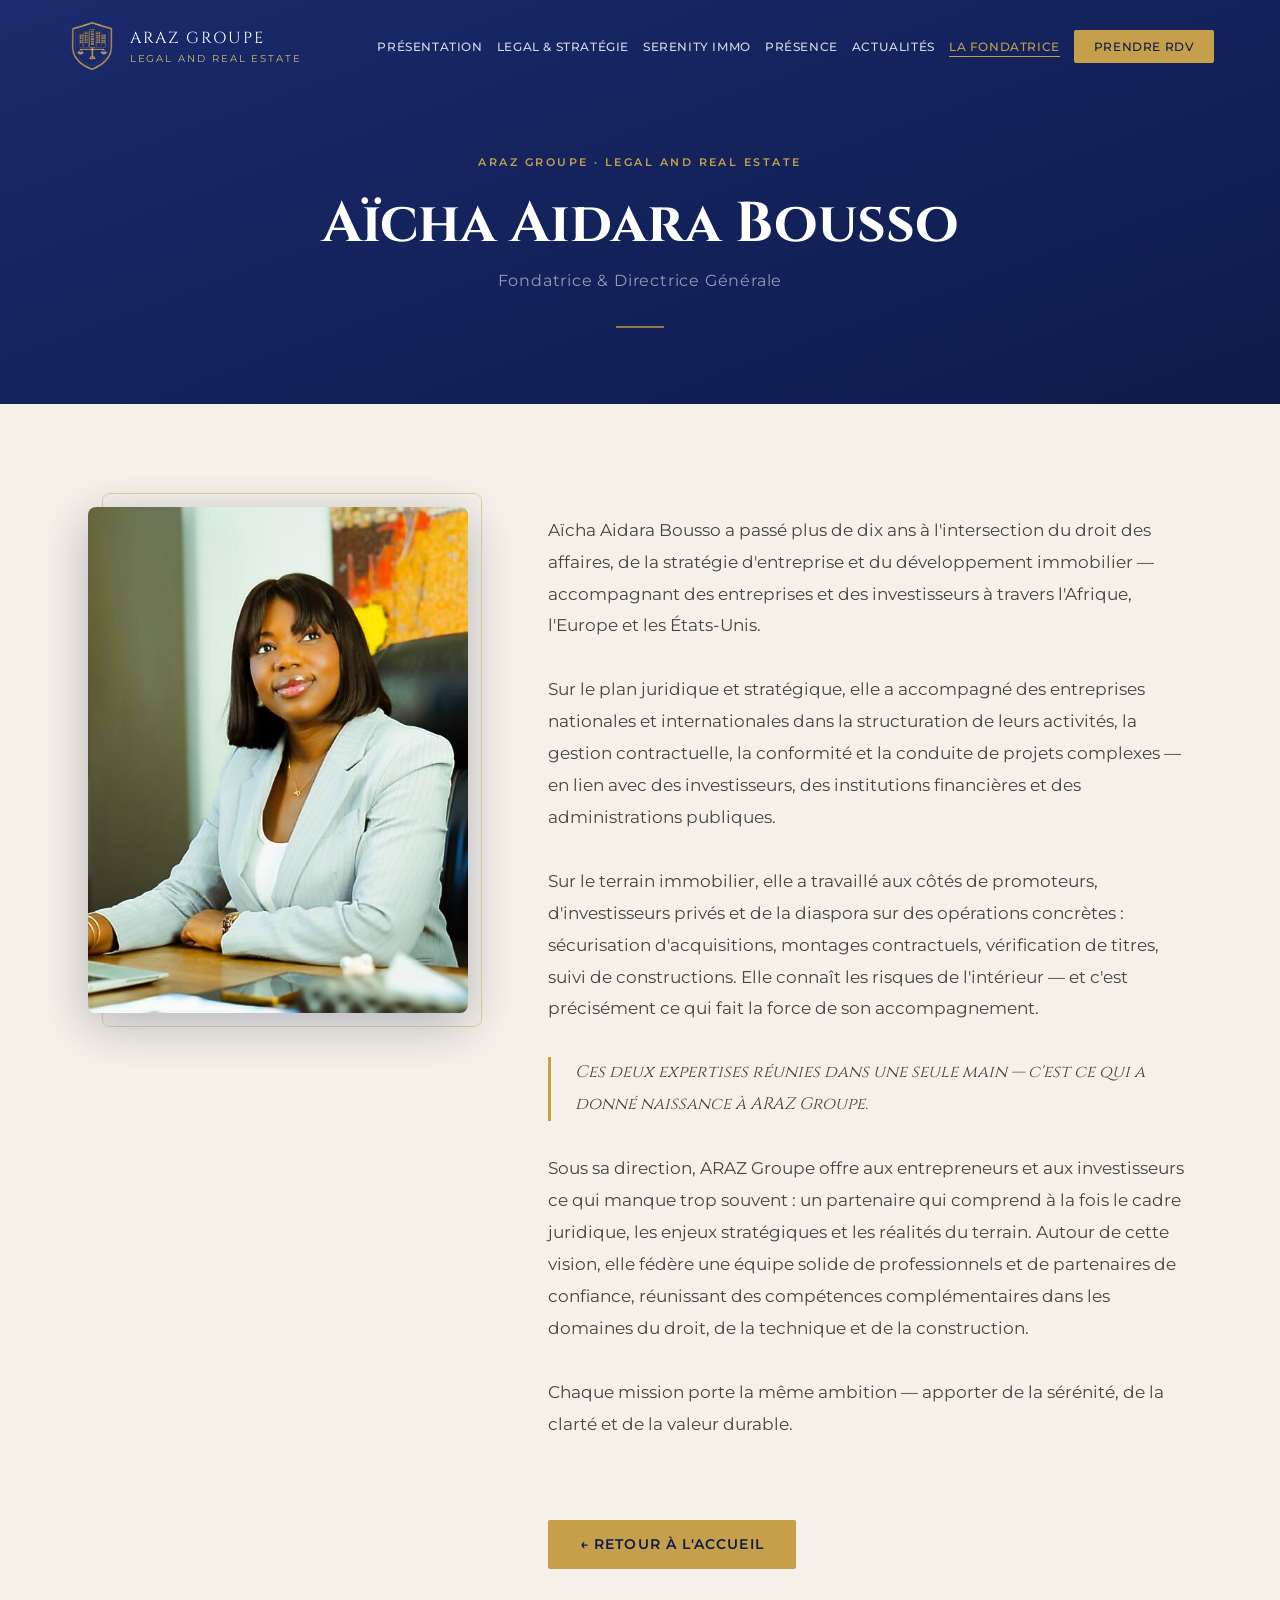
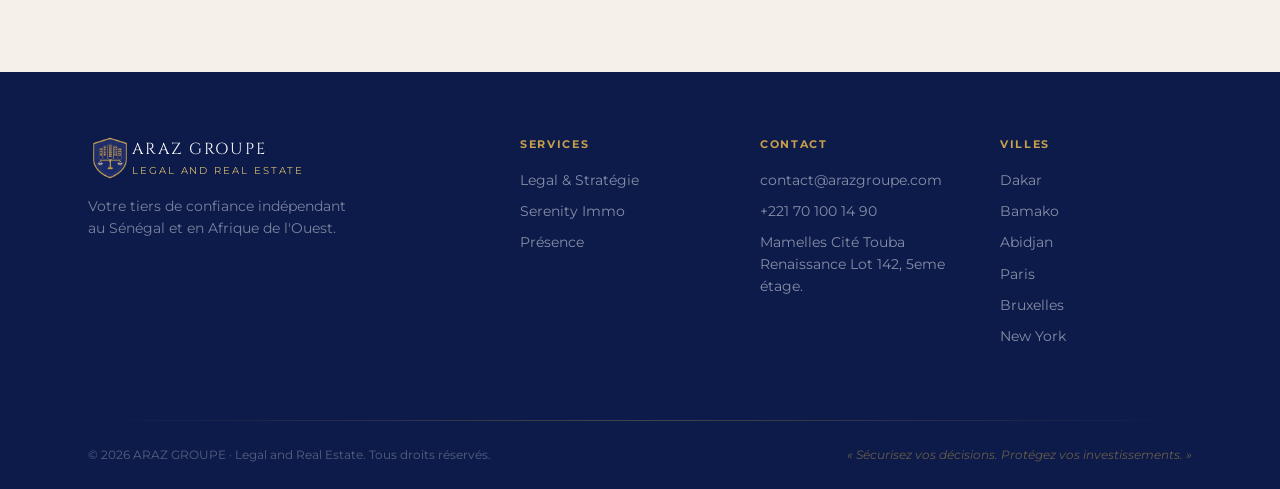
<file: fondatrice.html>
<!doctype html>
<html lang="fr">
  <head>
    <!-- Google tag (gtag.js) -->
    <script async src="https://www.googletagmanager.com/gtag/js?id=G-JFPSJ1Q02E"></script>
    <script>
      window.dataLayer = window.dataLayer || [];
      function gtag(){dataLayer.push(arguments);}
      gtag('js', new Date());
      gtag('config', 'G-JFPSJ1Q02E');
    </script>
    <meta charset="UTF-8" />
    <meta name="viewport" content="width=device-width, initial-scale=1.0" />
    <title>La Fondatrice — Aïcha Aidara Bousso · ARAZ GROUPE</title>
    <meta
      name="description"
      content="Aïcha Aidara Bousso, fondatrice d'ARAZ Groupe. Plus de dix ans à l'intersection du droit des affaires, de la stratégie d'entreprise et du développement immobilier."
    />
    <link rel="preconnect" href="https://fonts.googleapis.com" />
    <link rel="preconnect" href="https://fonts.gstatic.com" crossorigin />
    <link
      href="https://fonts.googleapis.com/css2?family=Cinzel:wght@400;600;700&family=Montserrat:wght@300;400;500;600;700&display=swap"
      rel="stylesheet"
    />
    <link rel="stylesheet" href="style.css?v=2" />
  </head>
  <body>
    <!-- ═══════════════════════════════════════
       NAVIGATION
  ═══════════════════════════════════════ -->
    <header id="header" class="scrolled">
      <nav class="nav-container">
        <a href="index.html" class="nav-logo">
          <div class="nav-logo-fallback" style="display: flex">
            <img
              src="assets/LOGO.webp"
              alt="ARAZ GROUPE"
              class="nav-logo-img"
            />
            <div class="nav-logo-text">
              <span class="nav-logo-name">ARAZ GROUPE</span>
              <span class="nav-logo-sub">LEGAL AND REAL ESTATE</span>
            </div>
          </div>
        </a>
        <button class="nav-toggle" id="navToggle" aria-label="Menu">
          <span></span><span></span><span></span>
        </button>
        <ul class="nav-links" id="navLinks">
          <li><a href="index.html#presentation">Présentation</a></li>
          <li><a href="index.html#legal">Legal &amp; Stratégie</a></li>
          <li><a href="index.html#serenity">Serenity Immo</a></li>
          <li><a href="index.html#presence">Présence</a></li>
          <li><a href="blog.html">Actualités</a></li>
          <li><a href="fondatrice.html" class="nav-active">La Fondatrice</a></li>
          <li><a href="index.html#contact" class="nav-cta">Prendre RDV</a></li>
        </ul>
      </nav>
    </header>

    <main>
      <!-- ═══════════════════════════════════════
         HERO FONDATRICE
      ═══════════════════════════════════════ -->
      <section class="fondatrice-hero">
        <div class="container">
          <p class="fondatrice-hero-eyebrow">ARAZ GROUPE · Legal and Real Estate</p>
          <h1 class="fondatrice-hero-name">Aïcha Aidara Bousso</h1>
          <p class="fondatrice-hero-title">Fondatrice &amp; Directrice Générale</p>
          <div class="fondatrice-hero-divider"></div>
        </div>
      </section>

      <!-- ═══════════════════════════════════════
         BIOGRAPHIE COMPLÈTE
      ═══════════════════════════════════════ -->
      <section class="section fondatrice-content-section">
        <div class="container">
          <div class="fondatrice-content-grid">

            <div class="fondatrice-content-photo-frame">
              <img
                src="assets/fondatrice.jpg"
                alt="Aïcha Aidara Bousso, Fondatrice d'ARAZ Groupe"
                class="fondatrice-content-photo"
              />
            </div>

            <div class="fondatrice-bio">
              <p>
                Aïcha Aidara Bousso a passé plus de dix ans à l'intersection
                du droit des affaires, de la stratégie d'entreprise et du
                développement immobilier — accompagnant des entreprises et des
                investisseurs à travers l'Afrique, l'Europe et les États-Unis.
              </p>

              <p>
                Sur le plan juridique et stratégique, elle a accompagné des
                entreprises nationales et internationales dans la structuration
                de leurs activités, la gestion contractuelle, la conformité et
                la conduite de projets complexes — en lien avec des
                investisseurs, des institutions financières et des
                administrations publiques.
              </p>

              <p>
                Sur le terrain immobilier, elle a travaillé aux côtés de
                promoteurs, d'investisseurs privés et de la diaspora sur des
                opérations concrètes : sécurisation d'acquisitions, montages
                contractuels, vérification de titres, suivi de constructions.
                Elle connaît les risques de l'intérieur — et c'est précisément
                ce qui fait la force de son accompagnement.
              </p>

              <p class="fondatrice-bio-highlight">
                Ces deux expertises réunies dans une seule main — c'est ce qui
                a donné naissance à ARAZ Groupe.
              </p>

              <p>
                Sous sa direction, ARAZ Groupe offre aux entrepreneurs et aux
                investisseurs ce qui manque trop souvent : un partenaire qui
                comprend à la fois le cadre juridique, les enjeux stratégiques
                et les réalités du terrain. Autour de cette vision, elle fédère
                une équipe solide de professionnels et de partenaires de
                confiance, réunissant des compétences complémentaires dans les
                domaines du droit, de la technique et de la construction.
              </p>

              <p>
                Chaque mission porte la même ambition — apporter de la
                sérénité, de la clarté et de la valeur durable.
              </p>

              <div class="fondatrice-back">
                <a href="index.html" class="btn btn-primary">← Retour à l'accueil</a>
              </div>
            </div>

          </div>
        </div>
      </section>
    </main>

    <!-- ═══════════════════════════════════════
       FOOTER
  ═══════════════════════════════════════ -->
    <footer class="footer">
      <div class="container">
        <div class="footer-grid">
          <div class="footer-brand">
            <div class="footer-logo">
              <img
                src="assets/LOGO.webp"
                alt="ARAZ GROUPE"
                class="footer-shield"
              />
              <div>
                <span class="footer-name">ARAZ GROUPE</span>
                <span class="footer-tagline">LEGAL AND REAL ESTATE</span>
              </div>
            </div>
            <p class="footer-desc">
              Votre tiers de confiance indépendant au Sénégal et en Afrique de
              l'Ouest.
            </p>
          </div>
          <div class="footer-links">
            <h4>Services</h4>
            <ul>
              <li><a href="index.html#legal">Legal &amp; Stratégie</a></li>
              <li><a href="index.html#serenity">Serenity Immo</a></li>
              <li><a href="index.html#presence">Présence</a></li>
            </ul>
          </div>
          <div class="footer-links">
            <h4>Contact</h4>
            <ul>
              <li>
                <a href="mailto:contact@arazgroupe.com"
                  >contact@arazgroupe.com</a
                >
              </li>
              <li><a href="tel:+221701001490">+221 70 100 14 90</a></li>
              <li>Mamelles Cité Touba Renaissance Lot 142, 5eme étage.</li>
            </ul>
          </div>
          <div class="footer-links footer-villes">
            <h4>Villes</h4>
            <ul>
              <li>Dakar</li>
              <li>Bamako</li>
              <li>Abidjan</li>
              <li>Paris</li>
              <li>Bruxelles</li>
              <li>New York</li>
            </ul>
          </div>
        </div>
        <div class="footer-bottom">
          <div class="footer-divider"></div>
          <div class="footer-bottom-inner">
            <p>
              &copy; 2026 ARAZ GROUPE · Legal and Real Estate. Tous droits
              réservés.
            </p>
            <p class="footer-motto">
              « Sécurisez vos décisions. Protégez vos investissements. »
            </p>
          </div>
        </div>
      </div>
    </footer>

    <a
      id="whatsappBtn"
      href="https://wa.me/221701001490"
      target="_blank"
      rel="noopener"
      aria-label="Contacter via WhatsApp"
    >
      <svg
        width="26"
        height="26"
        viewBox="0 0 32 32"
        xmlns="http://www.w3.org/2000/svg"
      >
        <path
          fill="#ffffff"
          d="M16 2C8.268 2 2 8.268 2 16c0 2.49.643 4.826 1.766 6.854L2 30l7.333-1.75A13.94 13.94 0 0 0 16 30c7.732 0 14-6.268 14-14S23.732 2 16 2zm0 25.5a11.46 11.46 0 0 1-5.844-1.598l-.418-.249-4.35 1.038.916-4.244-.272-.434A11.456 11.456 0 0 1 4.5 16C4.5 9.596 9.596 4.5 16 4.5S27.5 9.596 27.5 16 22.404 27.5 16 27.5zm6.3-8.572c-.345-.172-2.04-1.005-2.356-1.12-.316-.115-.547-.172-.778.173-.23.344-.891 1.12-1.09 1.35-.2.23-.402.26-.748.086-.344-.173-1.455-.537-2.77-1.71-1.025-.914-1.717-2.044-1.918-2.388-.2-.344-.021-.53.15-.702.154-.153.345-.401.517-.602.172-.2.23-.344.345-.574.115-.23.057-.43-.028-.602-.086-.172-.778-1.875-1.065-2.566-.28-.672-.565-.58-.778-.59-.2-.01-.43-.012-.66-.012-.23 0-.603.086-.92.43-.315.345-1.206 1.178-1.206 2.873s1.235 3.333 1.407 3.562c.172.23 2.43 3.71 5.888 5.202.823.355 1.465.567 1.966.725.826.263 1.578.226 2.172.137.663-.099 2.04-.834 2.328-1.64.286-.806.286-1.498.2-1.64-.086-.143-.316-.23-.66-.402z"
        />
      </svg>
    </a>
    <button id="backToTop" aria-label="Retour en haut">&#8679;</button>

    <script src="main.js?v=2"></script>
    <script>
      // Keep header always scrolled/visible on this page (no transparent hero)
      document.getElementById("header").classList.add("scrolled");
    </script>
  </body>
</html>
</file>
<file: style.css>
/* ════════════════════════════════════════════
   ARAZ GROUPE — Feuille de styles principale
   Charte graphique Édition 2026
   ════════════════════════════════════════════ */

/* ── RESET & BASE ─────────────────────────── */
*,
*::before,
*::after {
  box-sizing: border-box;
  margin: 0;
  padding: 0;
}

:root {
  --bleu-nuit: #1a2a6c;
  --bleu-profond: #0d1b4b;
  --or: #c59f4a;
  --or-clair: #d6b66b;
  --blanc-casse: #f5f0e8;
  --blanc: #ffffff;
  --texte-clair: rgba(255, 255, 255, 0.88);
  --texte-muted: rgba(255, 255, 255, 0.55);
  --texte-dark: #1a2a6c;

  --font-title: "Cinzel", serif;
  --font-body: "Montserrat", Arial, sans-serif;

  --radius: 4px;
  --radius-lg: 8px;
  --shadow: 0 4px 24px rgba(13, 27, 75, 0.18);
  --shadow-lg: 0 12px 48px rgba(13, 27, 75, 0.28);
  --transition: 0.3s cubic-bezier(0.4, 0, 0.2, 1);
}

html {
  scroll-behavior: smooth;
  font-size: 16px;
}

body {
  font-family: var(--font-body);
  color: var(--texte-dark);
  background: var(--blanc-casse);
  line-height: 1.6;
  overflow-x: hidden;
}

/* ── TYPOGRAPHIE ─────────────────────────── */
h1,
h2,
h3 {
  font-family: var(--font-title);
  line-height: 1.2;
}

.section-label {
  font-family: var(--font-body);
  font-size: 0.7rem;
  font-weight: 600;
  letter-spacing: 0.2em;
  text-transform: uppercase;
  color: var(--or);
  margin-bottom: 0.75rem;
}
.section-label-gold {
  color: var(--or-clair);
}

.section-title {
  font-size: clamp(1.8rem, 4vw, 2.8rem);
  color: var(--bleu-nuit);
  margin-bottom: 0.75rem;
}
.section-title-light {
  color: var(--blanc);
}

.section-subtitle {
  font-size: clamp(1rem, 2vw, 1.2rem);
  font-weight: 500;
  color: var(--bleu-nuit);
  margin-bottom: 1rem;
  opacity: 0.75;
}
.section-subtitle-light {
  color: var(--texte-clair);
  opacity: 1;
}

.body-text {
  font-size: 1rem;
  line-height: 1.75;
  color: #444;
}
.body-text-muted {
  color: var(--texte-muted);
}

/* ── LAYOUT ──────────────────────────────── */
.container {
  max-width: 1200px;
  margin: 0 auto;
  padding: 0 clamp(1rem, 5vw, 3rem);
}

.section {
  padding: clamp(4rem, 8vw, 7rem) 0;
}
.section-light {
  background: var(--blanc-casse);
}
.section-dark {
  background: linear-gradient(
    160deg,
    var(--bleu-nuit) 0%,
    var(--bleu-profond) 100%
  );
}

/* ── BOUTONS ──────────────────────────────── */
.btn {
  display: inline-flex;
  align-items: center;
  gap: 0.5rem;
  padding: 0.85rem 2rem;
  border-radius: 2px;
  font-family: var(--font-body);
  font-size: 0.85rem;
  font-weight: 600;
  letter-spacing: 0.08em;
  text-transform: uppercase;
  text-decoration: none;
  cursor: pointer;
  border: none;
  transition: var(--transition);
}
.btn-primary {
  background: var(--or);
  color: var(--bleu-profond);
}
.btn-primary:hover {
  background: var(--or-clair);
  transform: translateY(-2px);
  box-shadow: 0 8px 24px rgba(197, 159, 74, 0.35);
}
.btn-ghost {
  background: transparent;
  color: var(--blanc);
  border: 1px solid rgba(197, 159, 74, 0.6);
}
.btn-ghost:hover {
  background: rgba(197, 159, 74, 0.12);
  border-color: var(--or);
}
.btn-full {
  width: 100%;
  justify-content: center;
}

/* ── NAVIGATION ──────────────────────────── */
#header {
  position: fixed;
  top: 0;
  left: 0;
  right: 0;
  z-index: 100;
  transition: var(--transition);
}
#header.scrolled {
  background: rgba(13, 27, 75, 0.97);
  backdrop-filter: blur(12px);
  box-shadow: 0 2px 20px rgba(0, 0, 0, 0.3);
}
/* backdrop-filter makes #header a containing block for its fixed
   descendants — this breaks the full-screen mobile menu overlay
   (.nav-links.open is position:fixed inset:0). Disable it while the
   menu is open (class set by JS — more reliable across browsers than
   a :has() selector) with no transition, so there's no window where
   a still-animating blur value keeps the containing block active. */
#header.menu-open {
  backdrop-filter: none;
  transition: none;
}

.nav-container {
  max-width: 1200px;
  margin: 0 auto;
  padding: 1.25rem clamp(1rem, 5vw, 3rem);
  display: flex;
  align-items: center;
  justify-content: space-between;
  gap: 2rem;
}

.nav-logo {
  text-decoration: none;
  flex-shrink: 0;
}
.nav-logo-img {
  height: 52px;
  display: block;
}
.nav-logo-fallback {
  align-items: center;
  gap: 0.75rem;
}
.nav-logo-shield {
  font-size: 1.8rem;
  color: var(--or);
}
.nav-logo-text {
  display: flex;
  flex-direction: column;
}
.nav-logo-name {
  font-family: var(--font-title);
  font-size: 1rem;
  color: var(--blanc);
  letter-spacing: 0.12em;
}
.nav-logo-sub {
  font-family: var(--font-body);
  font-size: 0.6rem;
  color: var(--or-clair);
  letter-spacing: 0.2em;
  text-transform: uppercase;
}

.nav-links {
  list-style: none;
  display: flex;
  align-items: center;
  gap: clamp(1rem, 2.5vw, 2rem);
}
.nav-links a {
  font-size: 0.8rem;
  font-weight: 500;
  letter-spacing: 0.06em;
  color: rgba(255, 255, 255, 0.82);
  text-decoration: none;
  text-transform: uppercase;
  transition: color var(--transition);
  position: relative;
}
.nav-links a::after {
  content: "";
  position: absolute;
  bottom: -3px;
  left: 0;
  width: 0;
  height: 1px;
  background: var(--or);
  transition: width var(--transition);
}
.nav-links a:hover {
  color: var(--or);
}
.nav-links a:hover::after {
  width: 100%;
}
.nav-cta {
  background: var(--or) !important;
  color: var(--bleu-profond) !important;
  padding: 0.55rem 1.25rem !important;
  border-radius: 2px !important;
}
.nav-cta::after {
  display: none !important;
}
.nav-cta:hover {
  background: var(--or-clair) !important;
  color: var(--bleu-profond) !important;
}
.nav-active {
  color: var(--or) !important;
}
.nav-active::after {
  width: 100% !important;
  background: var(--or) !important;
}

.nav-toggle {
  display: none;
  flex-direction: column;
  gap: 5px;
  background: none;
  border: none;
  cursor: pointer;
  padding: 4px;
}
.nav-toggle span {
  display: block;
  width: 24px;
  height: 2px;
  background: var(--blanc);
  border-radius: 2px;
  transition: var(--transition);
}

/* ── HERO ────────────────────────────────── */
.hero {
  min-height: 100vh;
  position: relative;
  display: flex;
  align-items: stretch;
  overflow: hidden;
  padding: 0;
}

/* Photo de fond — ajouter assets/hero-bg.jpg (vue aérienne Dakar, immobilier, chantier…) */
.hero-bg {
  position: absolute;
  inset: 0;
  background:
    url("assets/hero-bg.webp") center/cover no-repeat,
    linear-gradient(135deg, #162040 0%, #0a1234 50%, #1a2a6c 100%);
  z-index: 0;
}

/* Overlay polygon diagonal côté gauche */
.hero-polygon {
  position: absolute;
  inset: 0;
  background: linear-gradient(
    170deg,
    rgba(13, 27, 75, 0.97) 0%,
    rgba(10, 18, 52, 0.92) 60%,
    rgba(13, 27, 75, 0.75) 100%
  );
  clip-path: polygon(0 0, 65% 0, 50% 100%, 0 100%);
  z-index: 1;
}

.hero-content {
  position: relative;
  z-index: 2;
  width: 52%;
  min-height: 100vh;
  display: flex;
  flex-direction: column;
  justify-content: space-between;
  padding: 7rem clamp(2rem, 4vw, 4rem) 4rem clamp(2rem, 4vw, 4rem);
  text-align: left;
}

.hero-eyebrow {
  font-family: var(--font-body);
  font-size: 0.65rem;
  letter-spacing: 0.28em;
  text-transform: uppercase;
  color: var(--or);
  margin-top: 0.5rem;
}

.hero-arrow-mark {
  width: 14px;
  height: 18px;
}

.hero-title {
  font-size: clamp(2.4rem, 4.5vw, 4.5rem);
  color: var(--blanc);
  line-height: 1.2;
  font-weight: 400;
  flex: 1;
  display: flex;
  flex-direction: column;
  justify-content: center;
}
.hero-title strong {
  font-weight: 700;
  color: var(--blanc);
}

.hero-actions {
  display: flex;
  flex-wrap: wrap;
  gap: 1rem;
  justify-content: flex-start;
}

.hero-cities {
  display: flex;
  flex-wrap: wrap;
  gap: 0.5rem 0;
  justify-content: flex-start;
  font-size: 0.75rem;
  letter-spacing: 0.12em;
  text-transform: uppercase;
  color: rgba(255, 255, 255, 0.4);
}
.hero-cities .sep {
  color: var(--or);
  margin: 0 0.5rem;
  opacity: 0.55;
}

.hero-scroll {
  position: absolute;
  bottom: 2rem;
  left: 50%;
  transform: translateX(-50%);
  opacity: 0.6;
  animation: bounce 2s infinite;
  transition: opacity var(--transition);
}
.hero-scroll:hover {
  opacity: 1;
}
.hero-scroll svg {
  width: 28px;
  height: 28px;
}

@keyframes bounce {
  0%,
  100% {
    transform: translateX(-50%) translateY(0);
  }
  50% {
    transform: translateX(-50%) translateY(6px);
  }
}

/* ── PROBLÈME / SOLUTION ─────────────────── */
.problem-grid {
  display: grid;
  grid-template-columns: 1fr 1fr;
  gap: 4rem;
  align-items: start;
}

.problem-text .section-title {
  text-align: left;
  margin-bottom: 1rem;
}
.problem-text .body-text {
  margin-bottom: 2rem;
}

.problem-list {
  list-style: none;
  display: flex;
  flex-direction: column;
  gap: 1.5rem;
}
.problem-list li {
  display: flex;
  gap: 1.25rem;
  align-items: flex-start;
}
.problem-number {
  font-family: var(--font-title);
  font-size: 1.4rem;
  color: var(--or);
  line-height: 1;
  flex-shrink: 0;
  min-width: 2rem;
}
.problem-list strong {
  display: block;
  font-size: 0.95rem;
  font-weight: 600;
  color: var(--bleu-nuit);
  margin-bottom: 0.2rem;
}
.problem-list p {
  font-size: 0.9rem;
  color: #666;
  margin: 0;
}

.solution-card {
  background: linear-gradient(160deg, var(--bleu-nuit), var(--bleu-profond));
  border-radius: var(--radius-lg);
  padding: 2.5rem;
  box-shadow: var(--shadow-lg);
  position: sticky;
  top: 7rem;
}
.solution-card-label {
  display: inline-block;
  background: var(--or);
  color: var(--bleu-profond);
  font-size: 0.7rem;
  font-weight: 700;
  letter-spacing: 0.15em;
  text-transform: uppercase;
  padding: 0.3rem 0.8rem;
  border-radius: 2px;
  margin-bottom: 1.25rem;
}
.solution-title {
  font-size: 1.4rem;
  color: var(--blanc);
  margin-bottom: 1.25rem;
  line-height: 1.3;
}
.solution-divider {
  height: 1px;
  background: linear-gradient(90deg, var(--or), transparent);
  margin-bottom: 1.5rem;
}
.solution-pillars {
  list-style: none;
  display: flex;
  flex-direction: column;
  gap: 0.85rem;
}
.solution-pillars li {
  display: flex;
  align-items: flex-start;
  gap: 0.75rem;
  font-size: 0.95rem;
  color: var(--texte-clair);
}
.solution-pillars svg {
  flex-shrink: 0;
  width: 18px;
  height: 18px;
  margin-top: 2px;
}

/* ── BANNER ──────────────────────────────── */
.offers-banner {
  background: var(--bleu-profond);
  padding: 1.75rem 0;
  border-top: 1px solid rgba(197, 159, 74, 0.2);
  border-bottom: 1px solid rgba(197, 159, 74, 0.2);
}
.offers-banner .container {
  display: flex;
  flex-wrap: wrap;
  align-items: center;
  gap: 1.5rem;
  justify-content: space-between;
}
.offers-banner-text {
  font-size: 0.8rem;
  letter-spacing: 0.12em;
  text-transform: uppercase;
  color: rgba(255, 255, 255, 0.5);
}
.offers-banner-pills {
  display: flex;
  gap: 1rem;
  flex-wrap: nowrap;
}
.pill {
  padding: 0.5rem 1.25rem;
  border: 1px solid rgba(197, 159, 74, 0.4);
  border-radius: 100px;
  font-size: 0.8rem;
  font-weight: 500;
  color: var(--or-clair);
  text-decoration: none;
  letter-spacing: 0.05em;
  transition: var(--transition);
}
.pill:hover {
  background: rgba(197, 159, 74, 0.15);
  border-color: var(--or);
}

/* ── SERVICES GRID (LEGAL) ───────────────── */
.services-grid {
  display: grid;
  grid-template-columns: repeat(4, 1fr);
  gap: 1.5rem;
}

.service-card {
  border-radius: var(--radius-lg);
  padding: 2rem;
  transition:
    transform var(--transition),
    box-shadow var(--transition);
}
.service-card-dark {
  background: rgba(255, 255, 255, 0.05);
  border: 1px solid rgba(197, 159, 74, 0.18);
}
.service-card-dark:hover {
  transform: translateY(-4px);
  box-shadow: 0 16px 40px rgba(0, 0, 0, 0.3);
  border-color: rgba(197, 159, 74, 0.4);
}
.service-card-photo {
  margin: -2rem -2rem 1.25rem -2rem;
  height: 160px;
  border-radius: var(--radius-lg) var(--radius-lg) 0 0;
  overflow: hidden;
}
.service-card-photo img {
  width: 100%;
  height: 100%;
  object-fit: cover;
  display: block;
}
.service-card-title {
  font-size: 1.1rem;
  color: var(--blanc);
  margin-bottom: 0.5rem;
}
.service-card-lead {
  font-size: 0.88rem;
  color: var(--texte-muted);
  margin-bottom: 1rem;
  font-style: italic;
}
.service-divider {
  height: 1px;
  background: linear-gradient(90deg, rgba(197, 159, 74, 0.4), transparent);
  margin-bottom: 1rem;
}
.service-card-label {
  font-size: 0.72rem;
  font-weight: 600;
  letter-spacing: 0.1em;
  text-transform: uppercase;
  color: var(--or);
  margin-bottom: 0.75rem;
}
.service-list {
  list-style: none;
  display: flex;
  flex-direction: column;
  gap: 0.5rem;
}
.service-list li {
  font-size: 0.9rem;
  color: var(--texte-clair);
  padding-left: 1rem;
  position: relative;
}
.service-list li::before {
  content: "◆";
  position: absolute;
  left: 0;
  font-size: 0.45rem;
  color: var(--or);
  top: 5px;
}

/* ── SERENITY GRID ───────────────────────── */
.serenity-quote {
  font-family: var(--font-title);
  font-size: clamp(1rem, 2.5vw, 1.3rem);
  color: var(--bleu-nuit);
  text-align: center;
  font-style: italic;
  padding: 1.5rem 2rem;
  border-left: 3px solid var(--or);
  background: rgba(197, 159, 74, 0.06);
  border-radius: 0 var(--radius-lg) var(--radius-lg) 0;
  max-width: 700px;
  margin: 0 auto 3.5rem;
}

.serenity-grid {
  display: grid;
  grid-template-columns: repeat(auto-fit, minmax(280px, 1fr));
  gap: 1.5rem;
  align-items: start;
}

.serenity-card-photo {
  margin: -2rem -2rem 1.25rem -2rem;
  height: 160px;
  border-radius: var(--radius-lg) var(--radius-lg) 0 0;
  overflow: hidden;
}
.serenity-card-photo img {
  width: 100%;
  height: 100%;
  object-fit: cover;
  display: block;
}

.serenity-card {
  background: var(--blanc);
  border-radius: var(--radius-lg);
  border: 1px solid rgba(26, 42, 108, 0.1);
  padding: 2rem;
  box-shadow: 0 2px 12px rgba(26, 42, 108, 0.08);
  transition:
    transform var(--transition),
    box-shadow var(--transition);
  position: relative;
}
.serenity-card:hover {
  transform: translateY(-4px);
  box-shadow: var(--shadow);
}
.serenity-card-premium {
  border-color: var(--or);
  background: linear-gradient(
    160deg,
    var(--bleu-nuit) 0%,
    var(--bleu-profond) 100%
  );
}

.serenity-card-header {
  display: flex;
  align-items: center;
  gap: 1rem;
  margin-bottom: 1rem;
}
.serenity-card-num {
  font-family: var(--font-title);
  font-size: 1.6rem;
  color: var(--bleu-nuit);
  opacity: 0.3;
  line-height: 1;
}
.serenity-card-num-gold {
  color: var(--or);
  opacity: 1;
  font-size: 1.4rem;
}
.serenity-card-title {
  font-size: 1.15rem;
  color: var(--bleu-nuit);
}
.serenity-card-premium .serenity-card-title {
  color: var(--blanc);
}

.serenity-card-lead {
  font-size: 0.9rem;
  color: #555;
  margin-bottom: 1.25rem;
  font-weight: 500;
  border-left: 2px solid var(--or);
  padding-left: 0.75rem;
}
.serenity-card-premium .serenity-card-lead {
  color: var(--texte-muted);
  border-color: var(--or);
}

.serenity-list {
  list-style: none;
  display: flex;
  flex-direction: column;
  gap: 0.6rem;
}
.serenity-list li {
  font-size: 0.875rem;
  color: #555;
  padding-left: 1.2rem;
  position: relative;
  line-height: 1.5;
}
.serenity-list li::before {
  content: "◆";
  position: absolute;
  left: 0;
  font-size: 0.4rem;
  color: var(--or);
  top: 5px;
}
.serenity-card-premium .serenity-list li {
  color: var(--texte-clair);
}

.serenity-premium-tag {
  position: absolute;
  top: 1.5rem;
  right: 1.5rem;
  background: var(--or);
  color: var(--bleu-profond);
  font-size: 0.65rem;
  font-weight: 700;
  letter-spacing: 0.1em;
  text-transform: uppercase;
  padding: 0.25rem 0.6rem;
  border-radius: 2px;
}

/* ── VALEURS ─────────────────────────────── */
.values-section {
  text-align: center;
}
.values-grid {
  display: grid;
  grid-template-columns: repeat(auto-fit, minmax(220px, 1fr));
  gap: 2rem;
  margin-top: 3rem;
}
.value-item {
  padding: 2rem 1.5rem;
  border: 1px solid rgba(197, 159, 74, 0.15);
  border-radius: var(--radius-lg);
  transition:
    border-color var(--transition),
    background var(--transition);
}
.value-item:hover {
  border-color: rgba(197, 159, 74, 0.4);
  background: rgba(255, 255, 255, 0.04);
}
.value-icon {
  width: 52px;
  height: 52px;
  margin: 0 auto 1.25rem;
}
.value-icon svg {
  width: 100%;
  height: 100%;
}
.value-title {
  font-size: 1.05rem;
  color: var(--or-clair);
  margin-bottom: 0.6rem;
}
.value-text {
  font-size: 0.875rem;
  color: var(--texte-muted);
  line-height: 1.6;
}

/* ── LA FONDATRICE ───────────────────────── */
.fondatrice-section {
  background: var(--blanc);
}
.fondatrice-grid {
  display: grid;
  grid-template-columns: 1fr 1.1fr;
  gap: 5rem;
  align-items: center;
}
.fondatrice-photo-wrapper {
  position: relative;
}
.fondatrice-photo-frame {
  position: relative;
  display: inline-block;
  width: 100%;
}
.fondatrice-photo-frame::before {
  content: "";
  position: absolute;
  inset: -14px -14px -14px 14px;
  border: 1px solid var(--or);
  border-radius: var(--radius-lg);
  opacity: 0.45;
  pointer-events: none;
  z-index: 0;
}
.fondatrice-photo {
  position: relative;
  z-index: 1;
  width: 100%;
  max-height: 520px;
  object-fit: cover;
  object-position: top center;
  border-radius: var(--radius-lg);
  display: block;
  box-shadow: var(--shadow-lg);
  aspect-ratio: 3 / 4;
}
.fondatrice-text {
  display: flex;
  flex-direction: column;
  gap: 1.75rem;
}
.fondatrice-name {
  font-family: var(--font-title);
  font-size: clamp(1.7rem, 3vw, 2.4rem);
  color: var(--bleu-nuit);
  line-height: 1.15;
}
.fondatrice-excerpt {
  font-size: 1.05rem;
  line-height: 1.85;
  color: #555;
  border-left: 3px solid var(--or);
  padding-left: 1.25rem;
  font-style: italic;
}

/* ── FONDATRICE PAGE ─────────────────────── */
.fondatrice-hero {
  background: linear-gradient(160deg, var(--bleu-nuit) 0%, var(--bleu-profond) 100%);
  padding: clamp(6rem, 12vw, 10rem) 0 clamp(3rem, 6vw, 5rem);
  text-align: center;
}
.fondatrice-hero-eyebrow {
  font-family: var(--font-body);
  font-size: 0.7rem;
  font-weight: 600;
  letter-spacing: 0.22em;
  text-transform: uppercase;
  color: var(--or);
  margin-bottom: 1.25rem;
}
.fondatrice-hero-name {
  font-family: var(--font-title);
  font-size: clamp(2rem, 5vw, 3.5rem);
  color: var(--blanc);
  line-height: 1.15;
  margin-bottom: 0.75rem;
}
.fondatrice-hero-title {
  font-family: var(--font-body);
  font-size: 1rem;
  font-weight: 400;
  color: var(--texte-muted);
  letter-spacing: 0.05em;
}
.fondatrice-hero-divider {
  width: 48px;
  height: 2px;
  background: var(--or);
  margin: 2rem auto 0;
  opacity: 0.7;
}

.fondatrice-content-section {
  background: var(--blanc-casse);
}
.fondatrice-content-grid {
  display: grid;
  grid-template-columns: 380px 1fr;
  gap: 5rem;
  align-items: start;
}
.fondatrice-content-photo-frame {
  position: sticky;
  top: 100px;
}
.fondatrice-content-photo-frame::before {
  content: "";
  position: absolute;
  inset: -14px -14px -14px 14px;
  border: 1px solid var(--or);
  border-radius: var(--radius-lg);
  opacity: 0.4;
  pointer-events: none;
  z-index: 0;
}
.fondatrice-content-photo {
  position: relative;
  z-index: 1;
  width: 100%;
  object-fit: cover;
  object-position: top center;
  border-radius: var(--radius-lg);
  display: block;
  box-shadow: var(--shadow-lg);
  aspect-ratio: 3 / 4;
}
.fondatrice-bio {
  display: flex;
  flex-direction: column;
  gap: 2rem;
  padding-top: 0.5rem;
}
.fondatrice-bio p {
  font-size: 1.05rem;
  line-height: 1.9;
  color: #444;
}
.fondatrice-bio-highlight {
  font-family: var(--font-title);
  font-size: clamp(1.1rem, 2vw, 1.35rem);
  color: var(--bleu-nuit);
  line-height: 1.6;
  border-left: 3px solid var(--or);
  padding-left: 1.5rem;
  font-style: italic;
}
.fondatrice-back {
  margin-top: 3rem;
  display: inline-flex;
}

/* ── PRÉSENCE ────────────────────────────── */
.presence-section {
  text-align: center;
}
.cities-grid {
  display: flex;
  flex-wrap: wrap;
  gap: 1.5rem;
  justify-content: center;
}
.city-item {
  display: flex;
  flex-direction: column;
  align-items: center;
  gap: 0.4rem;
  padding: 1.5rem 2rem;
  background: var(--blanc);
  border-radius: var(--radius-lg);
  border: 1px solid rgba(26, 42, 108, 0.1);
  min-width: 140px;
  transition: var(--transition);
  box-shadow: 0 2px 8px rgba(26, 42, 108, 0.06);
}
.city-item:hover {
  border-color: var(--or);
  transform: translateY(-3px);
  box-shadow: var(--shadow);
}
.city-primary {
  border-color: var(--or);
  background: linear-gradient(160deg, var(--bleu-nuit), var(--bleu-profond));
}
.city-primary .city-name,
.city-primary .city-country {
  color: var(--blanc);
}
.city-primary .city-dot {
  background: var(--or);
}

.city-dot {
  width: 8px;
  height: 8px;
  border-radius: 50%;
  background: var(--bleu-nuit);
  margin-bottom: 0.25rem;
}
.city-name {
  font-family: var(--font-title);
  font-size: 1.05rem;
  color: var(--bleu-nuit);
}
.city-country {
  font-size: 0.75rem;
  color: #888;
  letter-spacing: 0.05em;
}

/* ── CONTACT ─────────────────────────────── */
.contact-section {
  padding-bottom: 5rem;
}
.contact-grid {
  display: grid;
  grid-template-columns: 1fr 1.2fr;
  gap: 5rem;
  align-items: start;
}
.contact-left .section-title {
  text-align: left;
  margin-bottom: 1rem;
}

.contact-info {
  display: flex;
  flex-direction: column;
  gap: 1rem;
  margin-bottom: 2rem;
}
.contact-info-item {
  display: flex;
  align-items: center;
  gap: 0.75rem;
  font-size: 0.9rem;
  color: var(--texte-clair);
}
.contact-info-item svg {
  flex-shrink: 0;
  width: 18px;
  height: 18px;
}
.contact-info-item a {
  color: var(--texte-clair);
  text-decoration: none;
  transition: color var(--transition);
}
.contact-info-item a:hover {
  color: var(--or);
}

.contact-person {
  display: flex;
  align-items: center;
  gap: 1rem;
  padding: 1rem 1.25rem;
  border: 1px solid rgba(197, 159, 74, 0.25);
  border-radius: var(--radius);
  background: rgba(255, 255, 255, 0.04);
}
.contact-person-info {
  display: flex;
  flex-direction: column;
  gap: 0.2rem;
}
.contact-person-info strong {
  font-size: 0.95rem;
  color: var(--blanc);
}
.contact-person-info span {
  font-size: 0.75rem;
  letter-spacing: 0.08em;
  text-transform: uppercase;
  color: var(--or);
}

/* FORMULAIRE */
.contact-form {
  background: rgba(255, 255, 255, 0.04);
  border: 1px solid rgba(197, 159, 74, 0.18);
  border-radius: var(--radius-lg);
  padding: 2.5rem;
  display: flex;
  flex-direction: column;
  gap: 1.25rem;
}
.form-group {
  display: flex;
  flex-direction: column;
  gap: 0.4rem;
}
.form-group label {
  font-size: 0.75rem;
  font-weight: 600;
  letter-spacing: 0.08em;
  text-transform: uppercase;
  color: var(--or);
}
.form-group input,
.form-group select,
.form-group textarea {
  background: rgba(255, 255, 255, 0.06);
  border: 1px solid rgba(255, 255, 255, 0.15);
  border-radius: var(--radius);
  padding: 0.8rem 1rem;
  font-family: var(--font-body);
  font-size: 0.9rem;
  color: var(--blanc);
  transition: border-color var(--transition);
  outline: none;
  -webkit-appearance: none;
}
.form-group select option {
  background: var(--bleu-nuit);
  color: var(--blanc);
}
.form-group input::placeholder,
.form-group textarea::placeholder {
  color: rgba(255, 255, 255, 0.3);
}
.form-group input:focus,
.form-group select:focus,
.form-group textarea:focus {
  border-color: var(--or);
  background: rgba(255, 255, 255, 0.09);
}
.form-group textarea {
  resize: vertical;
  min-height: 110px;
}

.form-notice {
  font-size: 0.76rem;
  color: var(--texte-muted);
  text-align: center;
  margin-top: -0.25rem;
}

/* ── FOOTER ──────────────────────────────── */
.footer {
  background: var(--bleu-profond);
  padding: 4rem 0 0;
}
.footer-grid {
  display: grid;
  grid-template-columns: 2fr 1fr 1fr 1fr;
  gap: 3rem;
  padding-bottom: 3rem;
}
.footer-logo {
  display: flex;
  align-items: center;
  margin-bottom: 1rem;
}
.footer-shield {
  width: 44px;
  height: auto;
}
.footer-name {
  display: block;
  font-family: var(--font-title);
  font-size: 1rem;
  letter-spacing: 0.12em;
  color: var(--blanc);
}
.footer-tagline {
  display: block;
  font-size: 0.6rem;
  letter-spacing: 0.2em;
  color: var(--or-clair);
  text-transform: uppercase;
}
.footer-desc {
  font-size: 0.85rem;
  color: rgba(255, 255, 255, 0.45);
  line-height: 1.6;
  max-width: 260px;
}
.footer-links h4 {
  font-family: var(--font-body);
  font-size: 0.7rem;
  font-weight: 700;
  letter-spacing: 0.15em;
  text-transform: uppercase;
  color: var(--or);
  margin-bottom: 1rem;
}
.footer-links ul {
  list-style: none;
  display: flex;
  flex-direction: column;
  gap: 0.6rem;
}
.footer-links li,
.footer-links a {
  font-size: 0.85rem;
  color: rgba(255, 255, 255, 0.5);
  text-decoration: none;
  transition: color var(--transition);
}
.footer-links a:hover {
  color: var(--or-clair);
}

.footer-divider {
  height: 1px;
  background: linear-gradient(
    90deg,
    transparent,
    rgba(197, 159, 74, 0.3),
    transparent
  );
}
.footer-bottom {
  padding: 1.5rem 0;
}
.footer-bottom-inner {
  display: flex;
  flex-wrap: wrap;
  justify-content: space-between;
  gap: 1rem;
  padding-top: 1.5rem;
}
.footer-bottom-inner p {
  font-size: 0.78rem;
  color: rgba(255, 255, 255, 0.3);
}
.footer-motto {
  font-style: italic;
  color: rgba(197, 159, 74, 0.5) !important;
}

/* ── ANIMATIONS APPARITION ───────────────── */
[data-reveal] {
  opacity: 0;
  transform: translateY(24px);
  transition:
    opacity 0.7s ease,
    transform 0.7s ease;
}
[data-reveal].revealed {
  opacity: 1;
  transform: none;
}
[data-reveal-delay="1"] {
  transition-delay: 0.1s;
}
[data-reveal-delay="2"] {
  transition-delay: 0.2s;
}
[data-reveal-delay="3"] {
  transition-delay: 0.3s;
}
[data-reveal-delay="4"] {
  transition-delay: 0.4s;
}

/* ── RESPONSIVE ──────────────────────────── */
img,
svg {
  max-width: 100%;
  height: auto;
}

@media (max-width: 1200px) {
  .container {
    padding-left: clamp(1rem, 5vw, 2rem);
    padding-right: clamp(1rem, 5vw, 2rem);
    .hero-bg {
      background-position: center top;
    }
    padding: clamp(4rem, 6vw, 6rem) clamp(1.5rem, 4vw, 2rem)
      clamp(3rem, 5vw, 4rem);
  }
}

@media (max-width: 1024px) {
  .problem-grid {
    grid-template-columns: 1fr;
    gap: 2.5rem;
  }
  .solution-card {
    position: static;
  }
  .offers-banner .container {
    flex-direction: column;
    align-items: center;
    text-align: center;
    gap: 1rem;
  }
  .services-grid {
    grid-template-columns: repeat(2, minmax(0, 1fr));
  }
  .footer-grid {
    grid-template-columns: 1fr 1fr;
  }
  .contact-grid {
    grid-template-columns: 1fr;
    gap: 3rem;
  }
  .values-grid {
    gap: 1.5rem;
  }
}

/* ── HERO - responsive image variants ───────────────── */
/* Desktop fallback (use provided hi-res image) */
.hero-bg {
  background-image: url("assets/hero-bg-1920.webp");
  background-size: cover;
  background-position: center center;
}

@media (max-width: 1024px) {
  .hero-bg {
    background-image: url("assets/hero-bg-1280.webp");
    background-position: center 40%;
  }
}

@media (max-width: 540px) {
  .hero-bg {
    background-image: url("assets/hero-bg-720.webp");
    background-position: center top;
  }
}

/* Optional: support high-DPI with image-set (browser support varies)
.hero-bg {
  background-image: image-set(
    url('assets/hero-bg-1920.webp') 1x,
    url('assets/hero-bg-3840.webp') 2x
  );
}
*/

@media (min-width: 769px) {
  .nav-links {
    gap: clamp(0.4rem, 1.1vw, 1.1rem);
  }
  .nav-links a {
    font-size: 0.75rem;
    letter-spacing: 0.05em;
    white-space: nowrap;
  }
  .nav-container {
    padding: 1.25rem clamp(0.75rem, 2vw, 2rem);
  }
}

@media (max-width: 768px) {
  .nav-links {
    display: none;
    position: fixed;
    inset: 0;
    background: rgba(13, 27, 75, 0.98);
    backdrop-filter: blur(16px);
    flex-direction: column;
    justify-content: center;
    align-items: center;
    gap: 2rem;
    padding: 5rem 1.5rem;
    z-index: 99;
  }
  .nav-links.open {
    display: flex;
  }
  .nav-links a {
    font-size: 1.1rem;
    color: var(--blanc);
  }
  .nav-toggle {
    display: flex;
    z-index: 101;
  }
  .nav-toggle.active span:nth-child(1) {
    transform: rotate(45deg) translate(5px, 5px);
  }
  .nav-toggle.active span:nth-child(2) {
    opacity: 0;
  }
  .nav-toggle.active span:nth-child(3) {
    transform: rotate(-45deg) translate(5px, -5px);
  }

  .section {
    padding: clamp(3rem, 6vw, 5rem) 0;
  }
  .hero {
    min-height: 100svh;
  }
  .hero-eyebrow,
  .hero-arrow-mark {
    display: none;
  }
  .hero-title {
    font-size: 2.2rem;
    line-height: 1.45;
  }
  .hero-bg {
    background-position: center 35%;
  }
  .hero-polygon {
    clip-path: polygon(0 0, 100% 0, 100% 55%, 0 100%);
  }
  .hero-content {
    max-width: 100%;
    padding: 80px 1.25rem 1.5rem;
    gap: 0.6rem;
  }
  .hero-actions {
    flex-direction: row;
    flex-wrap: wrap;
    gap: 0.6rem;
    align-items: center;
    margin-top: 0.25rem;
  }
  .hero-cities {
    flex-wrap: nowrap;
    justify-content: flex-start;
    gap: 0.25rem 0.25rem;
    font-size: 0.7rem;
    margin-top: 0.25rem;
  }
  .serenity-grid,
  .services-grid {
    grid-template-columns: 1fr;
  }
  .footer-grid {
    grid-template-columns: 1fr 1fr;
  }
  .values-grid {
    grid-template-columns: 1fr;
  }
  .fondatrice-grid,
  .fondatrice-content-grid {
    grid-template-columns: 1fr;
    gap: 2.5rem;
  }
  .fondatrice-photo {
    max-height: 380px;
    aspect-ratio: 4 / 3;
    object-position: top center;
  }
  .fondatrice-content-photo-frame {
    position: static;
  }
  .fondatrice-content-photo {
    max-height: 340px;
    aspect-ratio: 4 / 3;
  }
  .fondatrice-photo-frame::before,
  .fondatrice-content-photo-frame::before {
    display: none;
  }
}

@media (max-width: 540px) {
  .nav-links a {
    font-size: 1.05rem;
  }
  .hero-bg {
    background-position: center top;
  }
  .hero-polygon {
    clip-path: polygon(0 0, 100% 0, 100% 100%, 0 100%);
    background: rgba(13, 27, 75, 0.75);
  }
  .hero-content {
    padding: 80px 1.25rem 1.25rem;
  }
  .hero-actions {
    display: flex;
    flex-direction: row;
    flex-wrap: nowrap;
    gap: 8px;
  }
  .hero-actions .btn {
    flex: 1;
    font-size: 10px;
    padding: 10px 6px;
    white-space: nowrap;
  }
  .hero-actions .btn-primary {
    flex: 1;
    font-size: 10px;
    padding: 10px 6px;
    white-space: nowrap;
  }
  .hero-actions .btn-ghost {
    border: 2px solid #e8d08a;
    color: #e8d08a;
    background: transparent;
    flex: 1;
    font-size: 10px;
    padding: 10px 6px;
    white-space: nowrap;
  }
  .hero-cities {
    flex-wrap: nowrap;
    white-space: nowrap;
    gap: 0;
    font-size: 0.55rem;
  }
  .hero-cities .sep {
    margin: 0 0.2rem;
  }
  .offers-banner .container {
    flex-direction: column;
    text-align: center;
  }
  .contact-form {
    padding: 1.5rem;
  }
  .footer-grid {
    grid-template-columns: 1fr;
  }
  .footer-villes {
    display: none;
  }
  .cities-grid {
    display: grid;
    grid-template-columns: 1fr 1fr;
    gap: 1rem;
  }
  .city-item {
    width: 100%;
    max-width: 100%;
    min-width: unset;
  }
  .section-title,
  .section-subtitle {
    text-align: center;
  }
}

/* ── Bouton retour en haut (mobile uniquement) ── */
#backToTop {
  display: none;
}

@media (max-width: 768px) {
  #backToTop {
    display: flex;
    align-items: center;
    justify-content: center;
    position: fixed;
    bottom: 1.5rem;
    right: 1.25rem;
    width: 48px;
    height: 48px;
    border-radius: 50%;
    border: 1.5px solid var(--or);
    background: var(--bleu-profond);
    color: var(--or-clair);
    font-size: 1.6rem;
    line-height: 1;
    box-shadow: 0 4px 18px rgba(13, 27, 75, 0.45);
    cursor: pointer;
    z-index: 900;
    opacity: 0;
    transform: translateY(12px);
    pointer-events: none;
    transition: opacity 0.3s ease, transform 0.3s ease;
  }

  #backToTop.visible {
    opacity: 1;
    transform: translateY(0);
    pointer-events: auto;
  }

  #backToTop:active {
    background: var(--bleu-nuit);
    transform: scale(0.93);
  }
}

/* ── Bouton WhatsApp (mobile uniquement) ── */
#whatsappBtn {
  display: none;
}

@media (max-width: 768px) {
  #whatsappBtn {
    display: flex;
    align-items: center;
    justify-content: center;
    position: fixed;
    bottom: 5.5rem;
    right: 1.25rem;
    width: 48px;
    height: 48px;
    border-radius: 50%;
    background: #25D366;
    color: #fff;
    box-shadow: 0 4px 18px rgba(37, 211, 102, 0.35);
    cursor: pointer;
    z-index: 900;
    opacity: 0;
    transform: translateY(12px);
    pointer-events: none;
    transition: opacity 0.3s ease 0.4s, transform 0.3s ease 0.4s;
    text-decoration: none;
  }

  #whatsappBtn svg {
    width: 26px;
    height: 26px;
  }

  #whatsappBtn.visible {
    opacity: 1;
    transform: translateY(0);
    pointer-events: auto;
  }

  #whatsappBtn:active {
    background: #1da851;
    transform: scale(0.93);
  }
}

/* ════════════════════════════════════════════
   BLOG — Actualités
   ════════════════════════════════════════════ */

/* ── Hero blog (filigrane bouclier) ──────── */
.blog-hero {
  position: relative;
  overflow: hidden;
  background: linear-gradient(160deg, var(--bleu-nuit) 0%, var(--bleu-profond) 100%);
  padding: clamp(6rem, 12vw, 10rem) 0 clamp(3rem, 6vw, 5rem);
  text-align: center;
}
.blog-hero .container {
  position: relative;
  z-index: 1;
}
.blog-hero-shield {
  position: absolute;
  top: 50%;
  left: 50%;
  width: clamp(320px, 42vw, 620px);
  height: auto;
  transform: translate(-50%, -50%);
  opacity: 0.05;
  pointer-events: none;
  z-index: 0;
}

/* ── Filtres par catégorie ────────────────── */
.blog-filter-section {
  padding: clamp(2.5rem, 5vw, 3.5rem) 0 0;
}
.blog-filter-bar {
  display: flex;
  flex-wrap: wrap;
  justify-content: center;
  gap: 0.75rem;
}
.blog-filter-btn {
  padding: 0.6rem 1.5rem;
  border: 1px solid rgba(26, 42, 108, 0.25);
  border-radius: 100px;
  background: transparent;
  font-family: var(--font-body);
  font-size: 0.78rem;
  font-weight: 600;
  letter-spacing: 0.05em;
  text-transform: uppercase;
  color: var(--bleu-nuit);
  cursor: pointer;
  transition: var(--transition);
}
.blog-filter-btn:hover {
  border-color: var(--or);
  color: var(--or);
  background: rgba(197, 159, 74, 0.08);
}
.blog-filter-btn.active {
  background: var(--bleu-nuit);
  border-color: var(--bleu-nuit);
  color: var(--blanc);
}

/* ── Grille d'articles ───────────────────── */
.blog-grid-section {
  padding-top: clamp(2rem, 4vw, 3rem);
}
.blog-grid {
  display: grid;
  grid-template-columns: repeat(3, 1fr);
  gap: 2rem;
}

.blog-card {
  display: flex;
  flex-direction: column;
  background: var(--blanc);
  border-radius: var(--radius-lg);
  overflow: hidden;
  box-shadow: var(--shadow);
  text-decoration: none;
  color: inherit;
  transition:
    transform var(--transition),
    box-shadow var(--transition);
}
.blog-card:hover {
  transform: translateY(-6px);
  box-shadow: var(--shadow-lg);
}
.blog-card-photo {
  height: 210px;
  overflow: hidden;
}
.blog-card-photo img {
  width: 100%;
  height: 100%;
  object-fit: cover;
  display: block;
  transition: transform 0.5s ease;
}
.blog-card:hover .blog-card-photo img {
  transform: scale(1.06);
}
.blog-card-body {
  padding: 1.5rem 1.5rem 1.75rem;
  display: flex;
  flex-direction: column;
  gap: 0.65rem;
  flex: 1;
}
.blog-card-tag {
  align-self: flex-start;
  font-size: 0.68rem;
  font-weight: 700;
  letter-spacing: 0.08em;
  text-transform: uppercase;
  color: var(--bleu-profond);
  background: linear-gradient(120deg, var(--or-clair), var(--or));
  padding: 0.32rem 0.8rem;
  border-radius: 2px;
}
.blog-card-title {
  font-family: var(--font-title);
  font-size: 1.2rem;
  color: var(--bleu-nuit);
  line-height: 1.3;
}
.blog-card-excerpt {
  font-size: 0.88rem;
  color: #555;
  line-height: 1.6;
  display: -webkit-box;
  -webkit-line-clamp: 2;
  -webkit-box-orient: vertical;
  overflow: hidden;
}
.blog-card-meta {
  margin-top: auto;
  padding-top: 0.5rem;
  display: flex;
  align-items: center;
  gap: 0.5rem;
  font-size: 0.75rem;
  color: #888;
  letter-spacing: 0.03em;
}
.blog-card-meta .sep {
  color: var(--or);
}

/* ── État vide (aucun article affiché) ───── */
.blog-empty-state {
  text-align: center;
  max-width: 520px;
  margin: 0 auto;
  padding: 2rem 1rem 1rem;
}
.blog-empty-state .section-title {
  margin-bottom: 0.75rem;
}

/* ── Newsletter ───────────────────────────── */
.newsletter-section {
  background: linear-gradient(160deg, var(--bleu-nuit) 0%, var(--bleu-profond) 100%);
  text-align: center;
}
.newsletter-box {
  max-width: 560px;
  margin: 0 auto;
}
.newsletter-form {
  display: flex;
  gap: 0.75rem;
  margin-top: 1.75rem;
  flex-wrap: wrap;
  justify-content: center;
}
.newsletter-input {
  flex: 1 1 280px;
  background: rgba(255, 255, 255, 0.06);
  border: 1px solid rgba(255, 255, 255, 0.18);
  border-radius: var(--radius);
  padding: 0.85rem 1.1rem;
  font-family: var(--font-body);
  font-size: 0.9rem;
  color: var(--blanc);
  outline: none;
  transition: border-color var(--transition);
}
.newsletter-input::placeholder {
  color: rgba(255, 255, 255, 0.35);
}
.newsletter-input:focus {
  border-color: var(--or);
  background: rgba(255, 255, 255, 0.09);
}
.newsletter-notice {
  margin-top: 1rem;
  font-size: 0.76rem;
  color: var(--texte-muted);
}

/* ════════════════════════════════════════════
   ARTICLE — Page individuelle
   ════════════════════════════════════════════ */

/* ── Fil d'Ariane ─────────────────────────── */
.breadcrumb {
  display: flex;
  flex-wrap: wrap;
  align-items: center;
  gap: 0.4rem;
  font-size: 0.78rem;
  letter-spacing: 0.02em;
  color: var(--texte-muted);
}
.breadcrumb a {
  color: var(--or-clair);
  text-decoration: none;
}
.breadcrumb a:hover {
  text-decoration: underline;
}
.breadcrumb-sep {
  color: rgba(255, 255, 255, 0.3);
}
.breadcrumb-current {
  color: rgba(255, 255, 255, 0.65);
}

/* ── En-tête d'article ────────────────────── */
.article-header {
  background: linear-gradient(160deg, var(--bleu-nuit) 0%, var(--bleu-profond) 100%);
  padding: clamp(6rem, 12vw, 10rem) 0 clamp(2.5rem, 5vw, 3.5rem);
}
.article-tag {
  display: inline-block;
  font-size: 0.72rem;
  font-weight: 700;
  letter-spacing: 0.1em;
  text-transform: uppercase;
  color: var(--bleu-profond);
  background: linear-gradient(120deg, var(--or-clair), var(--or));
  padding: 0.35rem 0.9rem;
  border-radius: 2px;
  margin: 1.5rem 0 1.25rem;
}
.article-title {
  font-family: var(--font-title);
  font-size: clamp(1.9rem, 4.5vw, 3rem);
  color: var(--blanc);
  line-height: 1.25;
  max-width: 850px;
  margin-bottom: 1.25rem;
}
.article-meta {
  display: flex;
  flex-wrap: wrap;
  align-items: center;
  gap: 0.5rem;
  font-size: 0.82rem;
  color: var(--texte-muted);
  letter-spacing: 0.03em;
}
.article-meta .sep {
  color: var(--or);
  opacity: 0.6;
}

/* ── Image de couverture ──────────────────── */
.article-cover-wrap {
  max-width: 1000px;
  margin: -3rem auto 0;
  padding: 0 clamp(1rem, 5vw, 3rem);
  position: relative;
  z-index: 2;
}
.article-cover {
  width: 100%;
  max-height: 480px;
  object-fit: cover;
  border-radius: var(--radius-lg);
  box-shadow: var(--shadow-lg);
  display: block;
}

/* ── Corps de l'article ───────────────────── */
.article-body {
  max-width: 760px;
  margin: 0 auto;
}
.article-body h2 {
  font-family: var(--font-title);
  font-size: clamp(1.4rem, 3vw, 1.9rem);
  color: var(--bleu-nuit);
  margin: 2.5rem 0 1rem;
}
.article-body h3 {
  font-family: var(--font-title);
  font-size: clamp(1.1rem, 2vw, 1.35rem);
  color: var(--bleu-nuit);
  margin: 2rem 0 0.75rem;
}
.article-body p {
  font-size: 1.02rem;
  line-height: 1.9;
  color: #444;
  margin-bottom: 1.25rem;
}
.article-body ul,
.article-body ol {
  margin: 0 0 1.5rem 1.4rem;
  color: #444;
  font-size: 1.02rem;
  line-height: 1.85;
}
.article-body li {
  margin-bottom: 0.5rem;
}
.article-body strong {
  color: var(--bleu-nuit);
}

/* ── Encadré CTA ──────────────────────────── */
.article-cta {
  margin: 3rem auto 0;
  max-width: 760px;
  background: linear-gradient(160deg, var(--bleu-nuit), var(--bleu-profond));
  border-radius: var(--radius-lg);
  padding: 2.5rem;
  text-align: center;
  box-shadow: var(--shadow-lg);
}
.article-cta h3 {
  font-family: var(--font-title);
  color: var(--blanc);
  font-size: clamp(1.2rem, 2.5vw, 1.6rem);
  margin-bottom: 0.75rem;
}
.article-cta p {
  color: var(--texte-clair);
  font-size: 0.95rem;
  margin-bottom: 1.5rem;
}

/* ── Articles similaires ──────────────────── */
.related-section {
  background: var(--blanc-casse);
}
.related-title {
  text-align: center;
  margin-bottom: 2.5rem;
}
.related-grid {
  display: grid;
  grid-template-columns: repeat(3, 1fr);
  gap: 1.5rem;
  max-width: 1100px;
  margin: 0 auto;
}

/* ── Responsive blog / article (1024px, 768px) ── */
@media (max-width: 1024px) {
  .blog-grid,
  .related-grid {
    grid-template-columns: repeat(2, 1fr);
  }
}

@media (max-width: 768px) {
  .blog-grid,
  .related-grid {
    grid-template-columns: 1fr;
  }
  .blog-hero-shield {
    width: 260px;
  }
  .blog-filter-bar {
    gap: 0.5rem;
  }
  .blog-filter-btn {
    padding: 0.5rem 1.1rem;
    font-size: 0.72rem;
  }
  .newsletter-form {
    flex-direction: column;
  }
  .newsletter-input {
    flex: 1 1 auto;
    width: 100%;
  }
  .article-title {
    font-size: 1.7rem;
  }
  .article-cover-wrap {
    margin-top: -1.5rem;
  }
  .article-cover {
    max-height: 280px;
  }
  .article-cta {
    padding: 1.75rem 1.25rem;
  }
}
</file>
